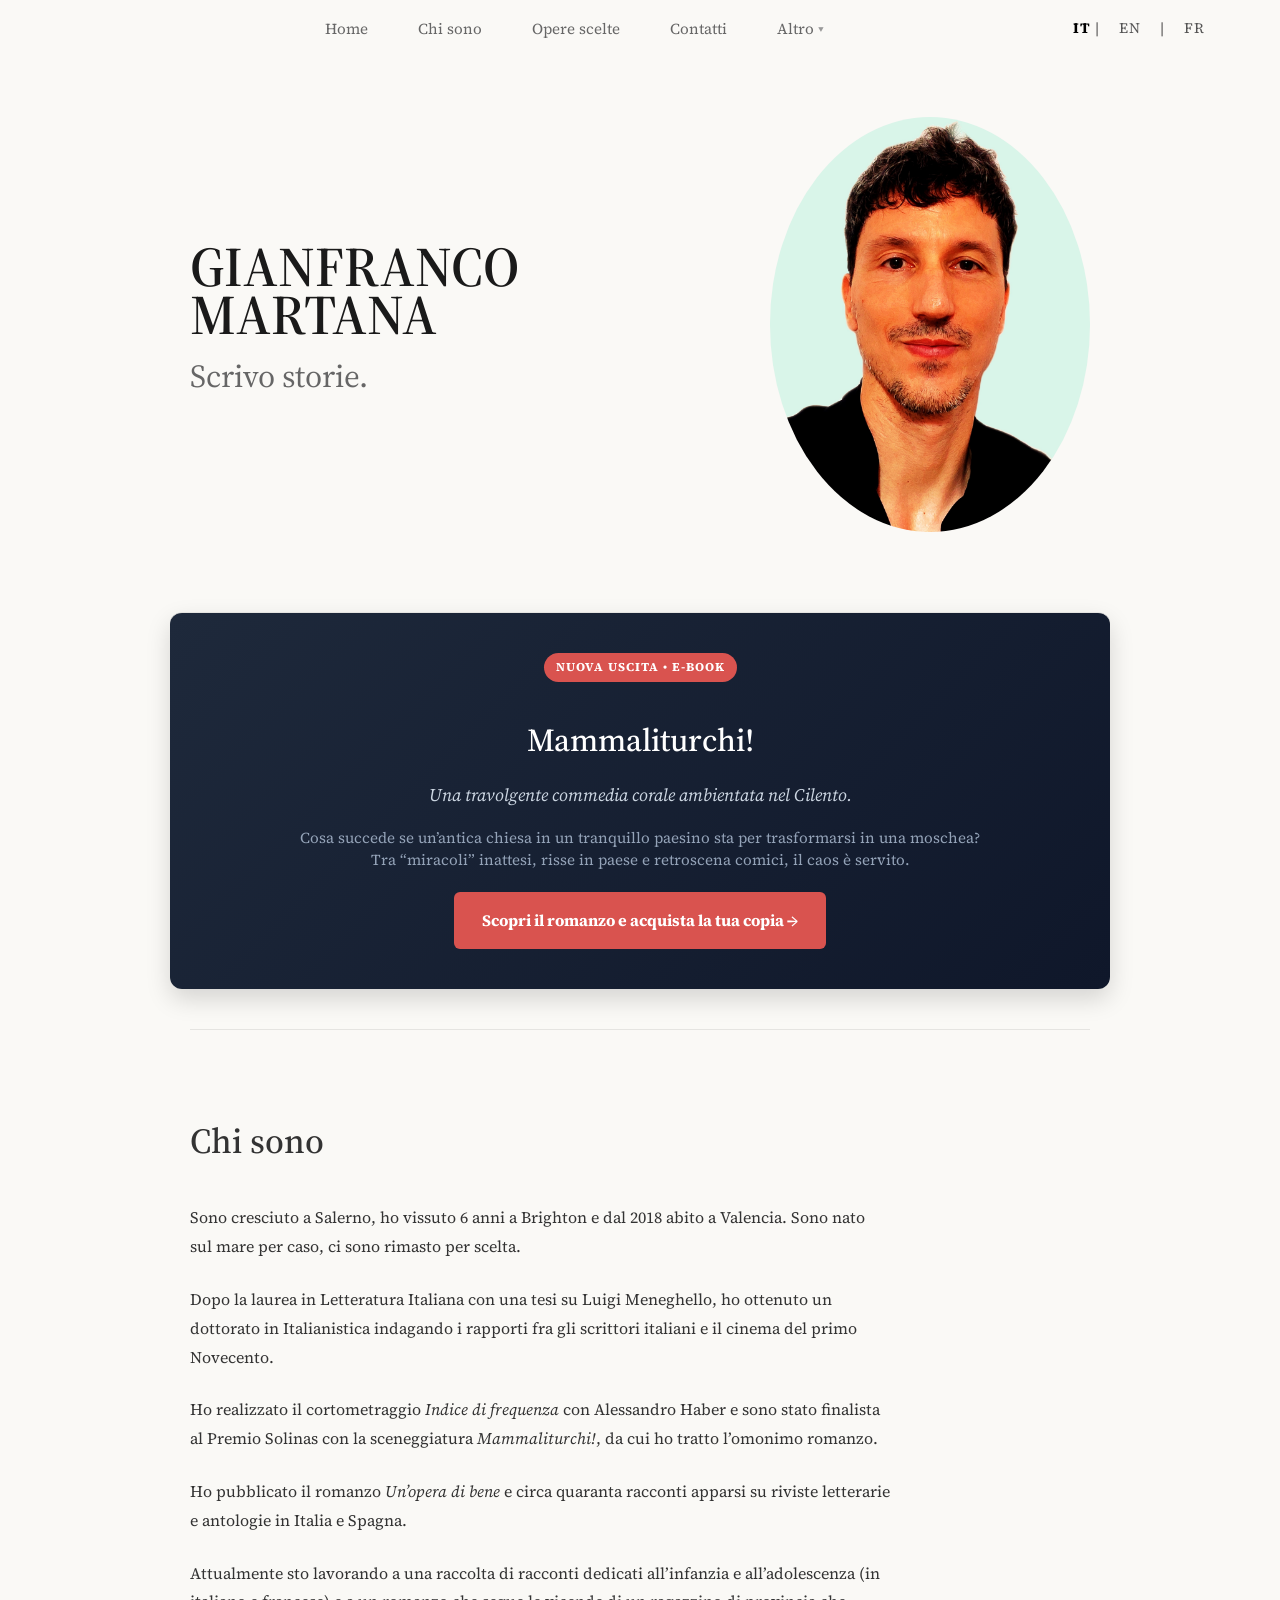
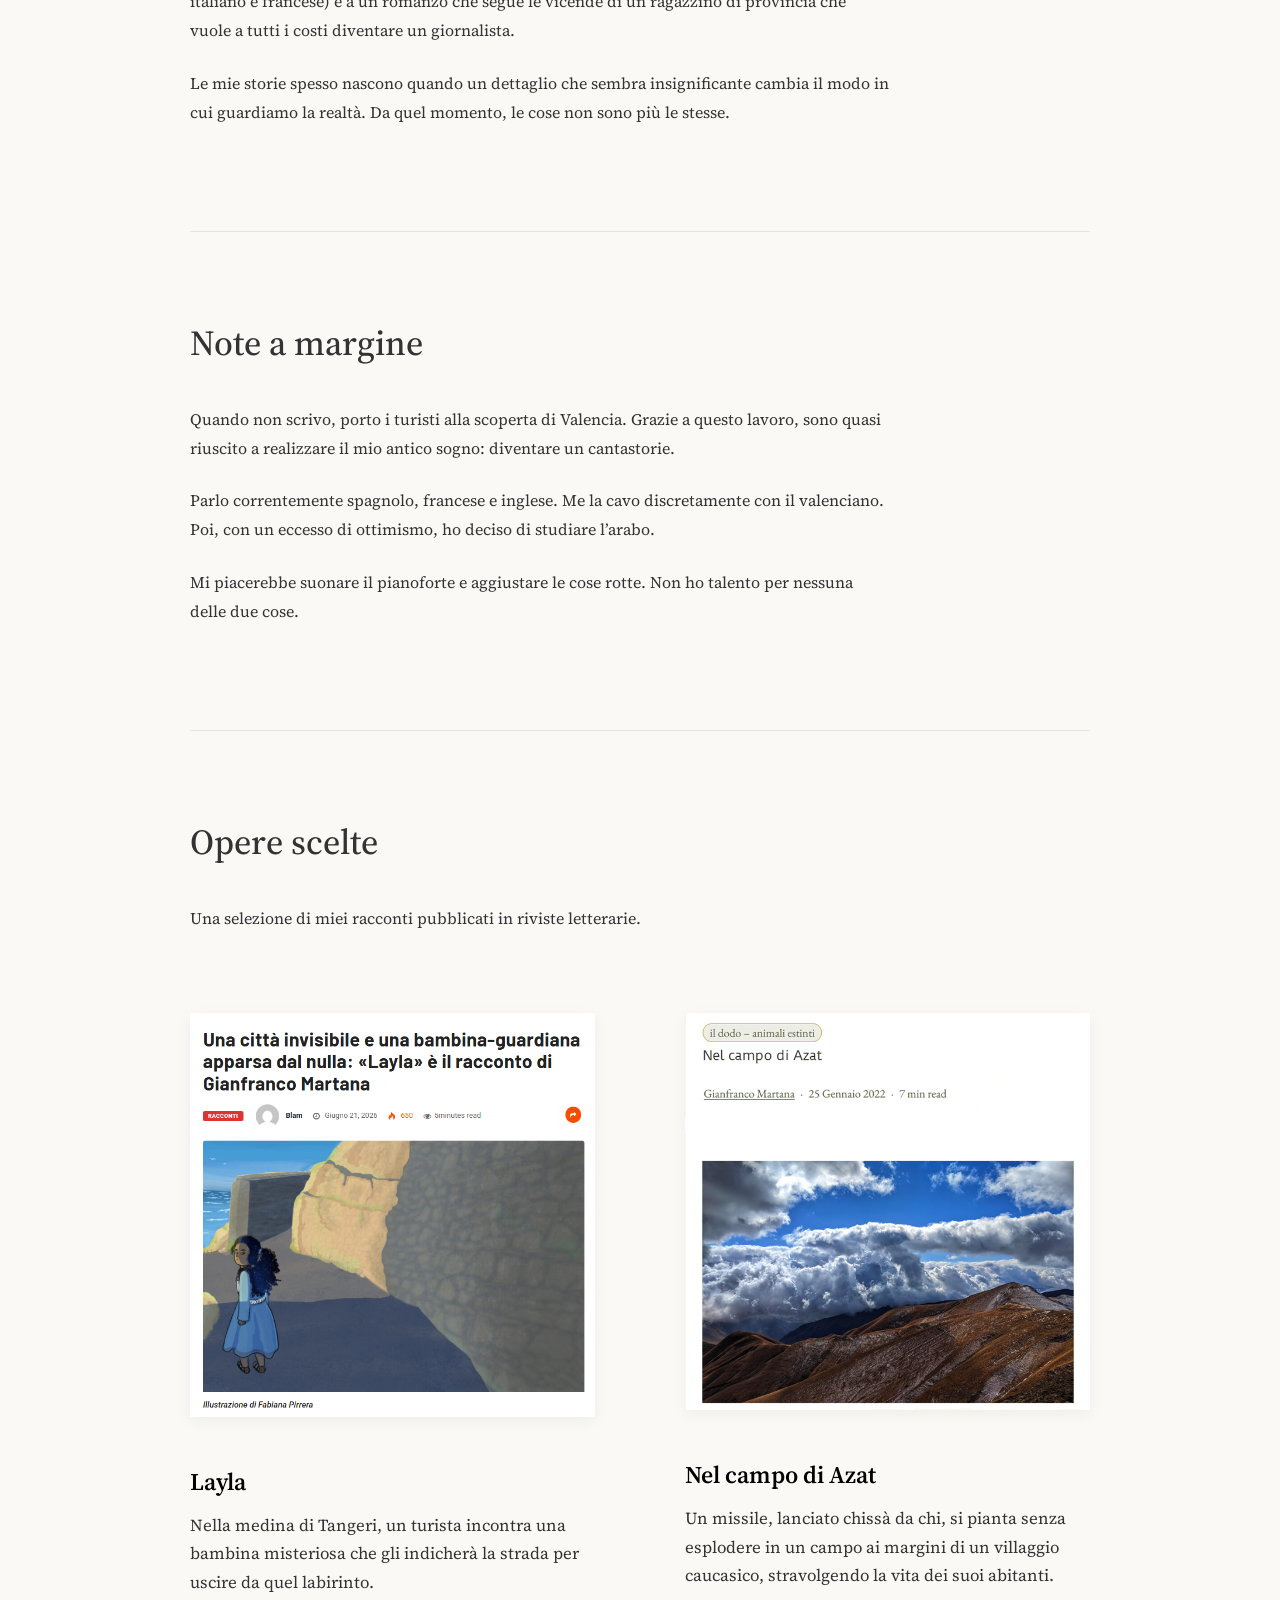
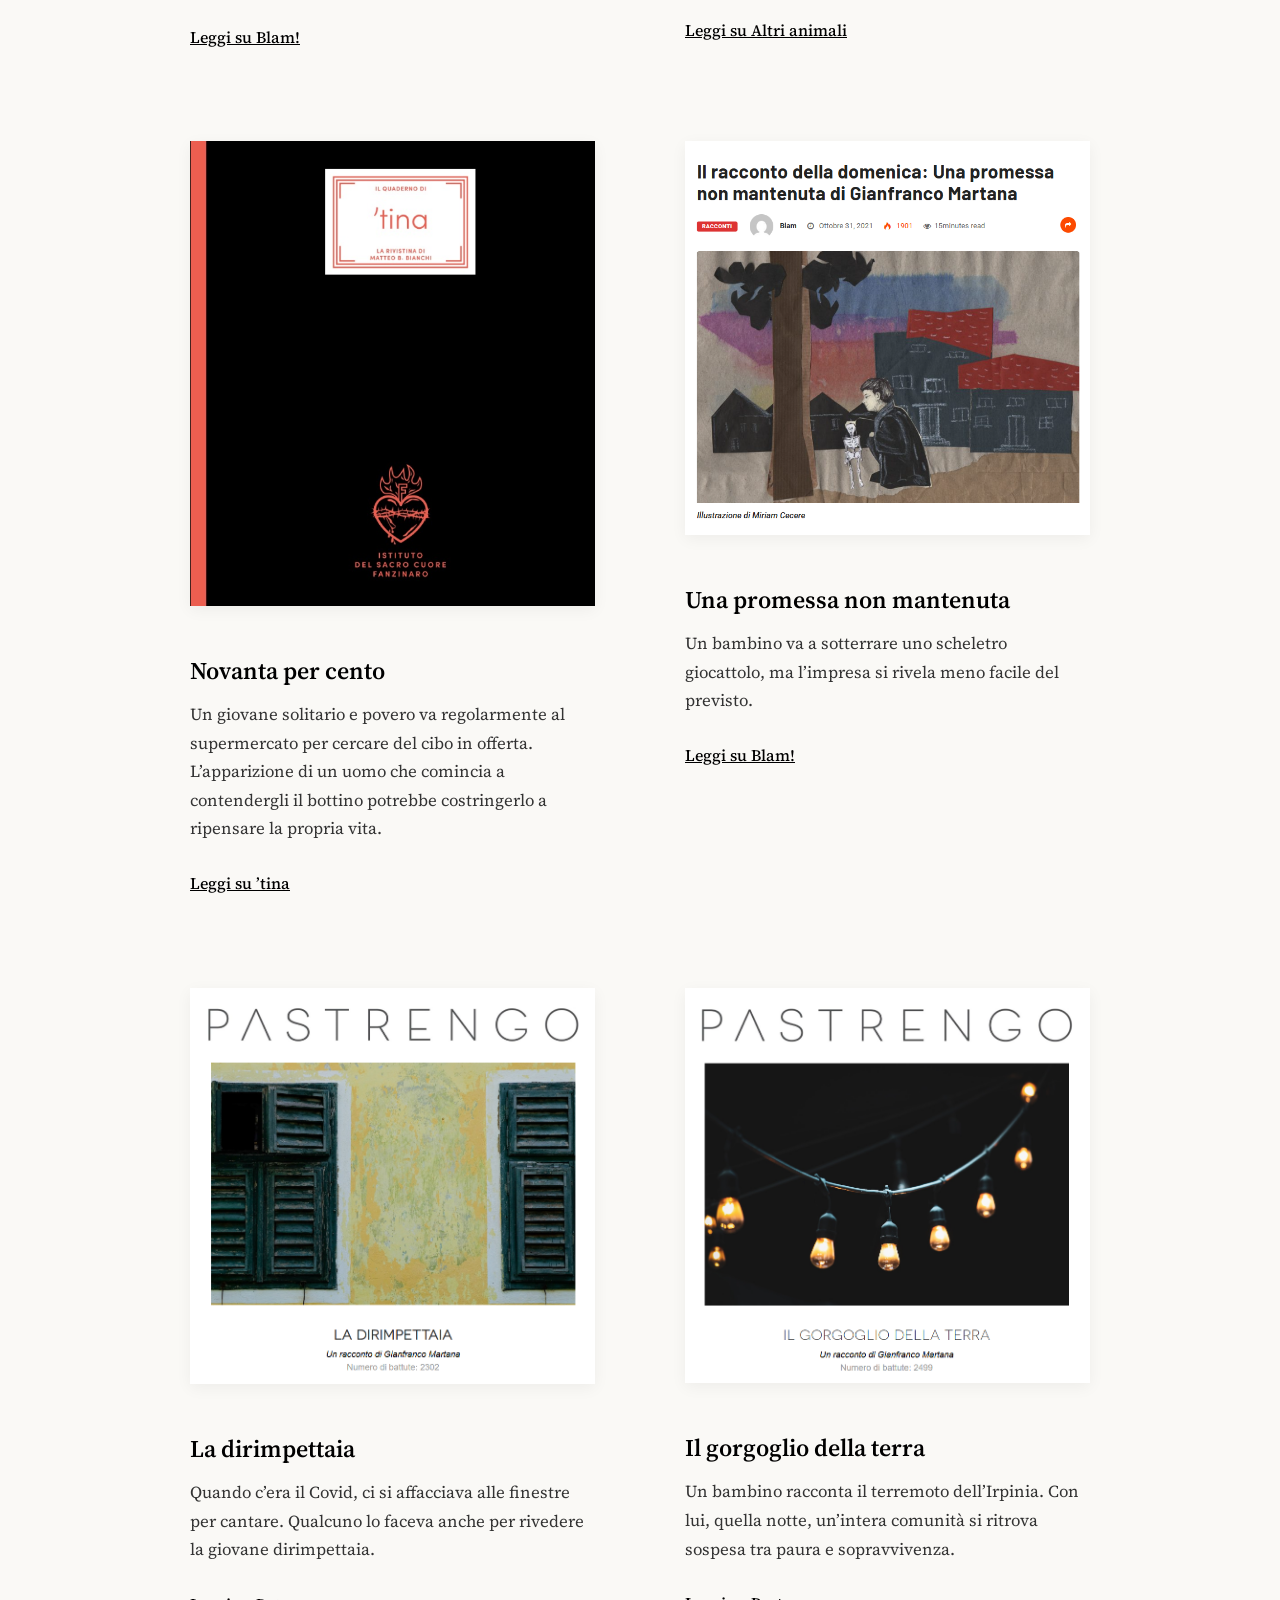
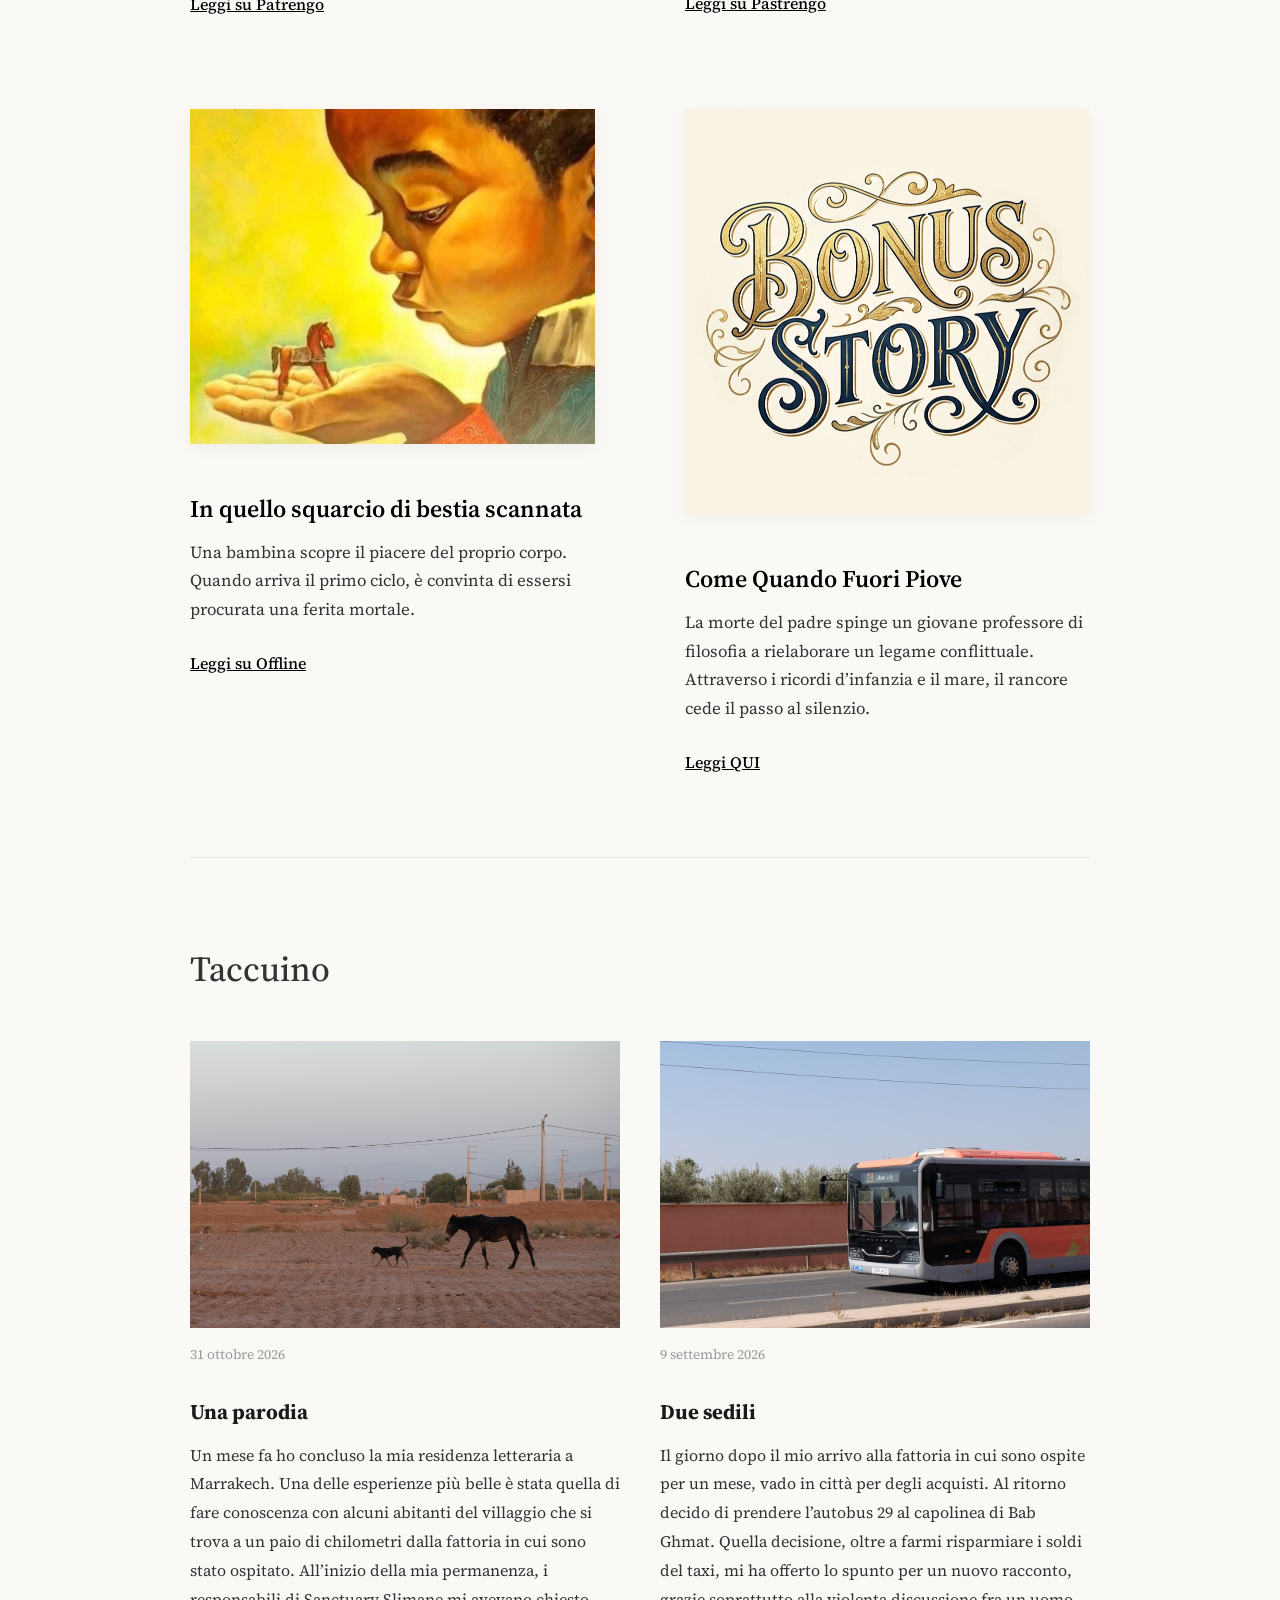
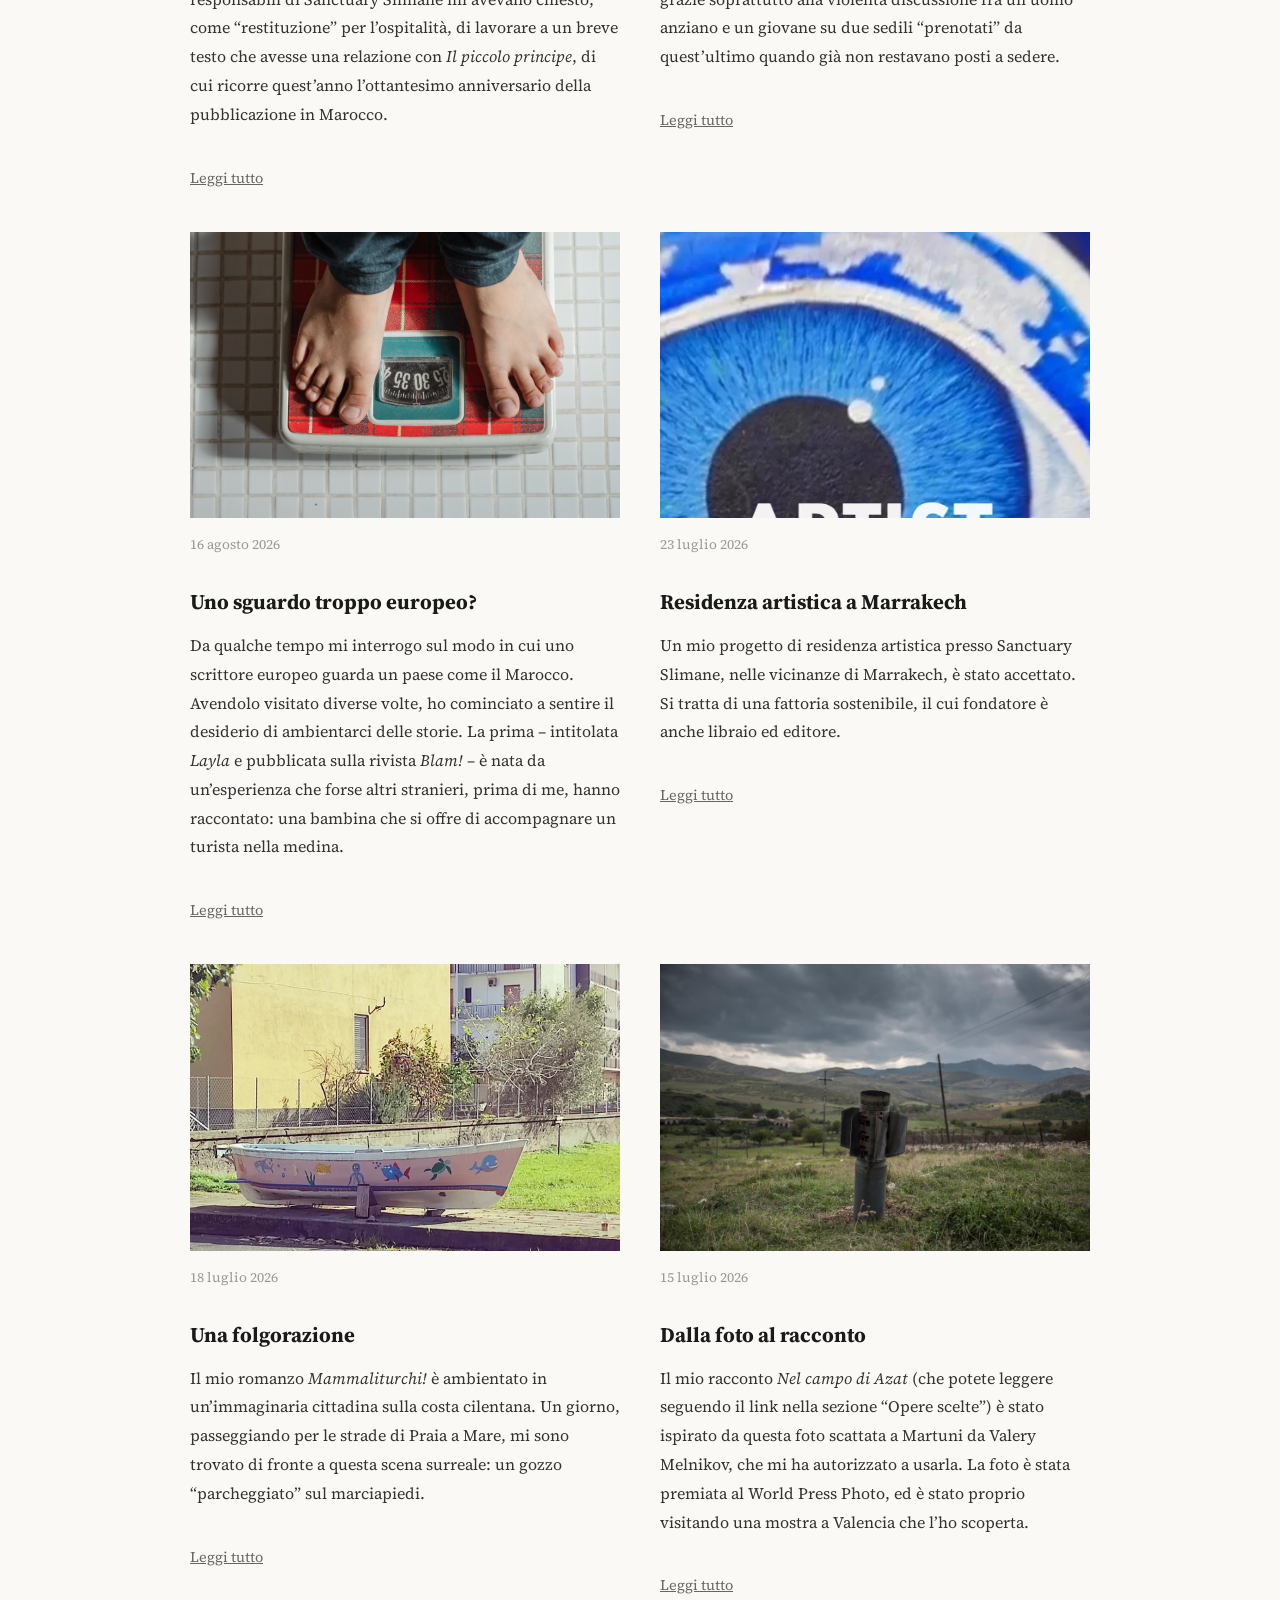
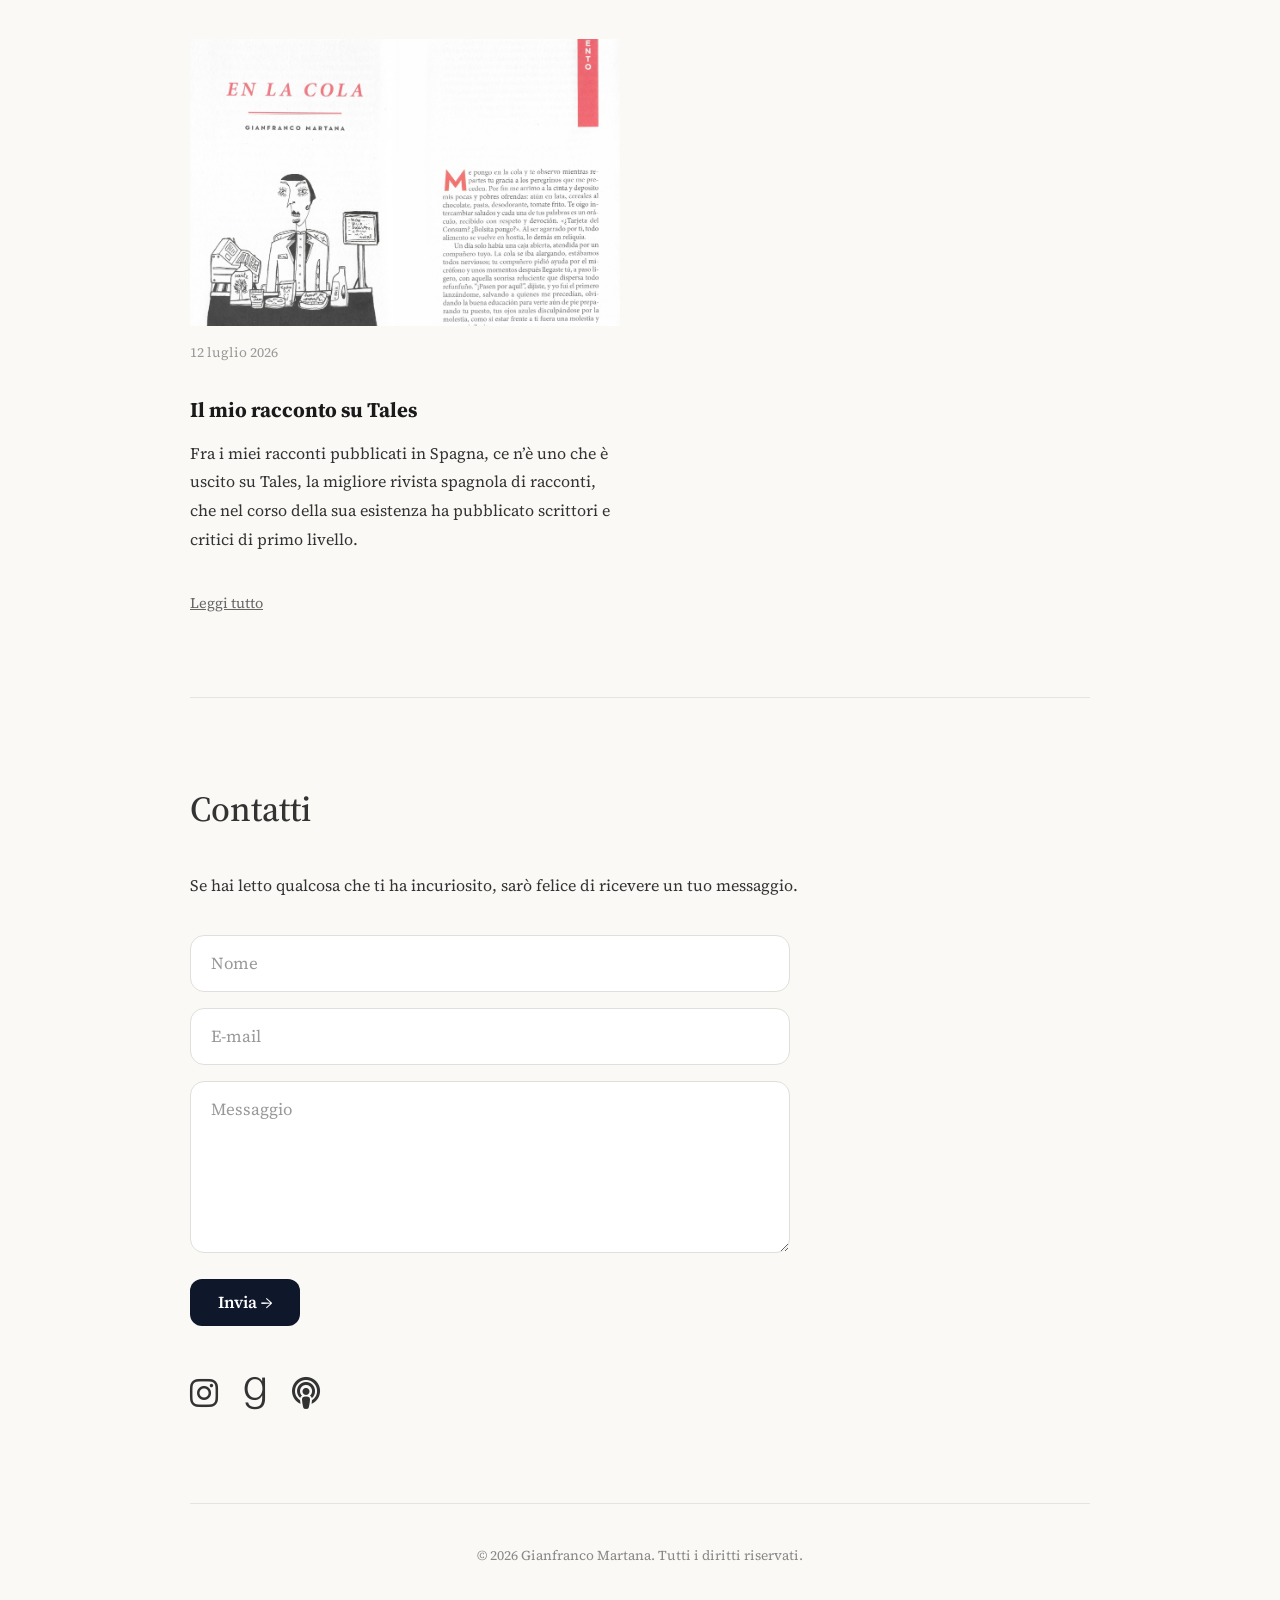
<file: index.html>
<!DOCTYPE html>
<html lang="it">
<head>
    <!-- Icona per i risultati di Google e le schede del browser -->
<link rel="icon" type="image/png" href="favicon.png" sizes="any">
    <meta charset="UTF-8">
    <meta name="viewport" content="width=device-width, initial-scale=1.0">

    <title>Gianfranco Martana | Scrittore | Racconti brevi</title>
    <meta name="description" content="Sito ufficiale di Gianfranco Martana, scrittore. Scopri i racconti scelti, le note a margine, le ultime opere letterarie e il taccuino.">
    <link rel="canonical" href="https://www.gianfrancomartana.com/">
    <link rel="preconnect" href="https://fonts.googleapis.com">
    <link rel="preconnect" href="https://fonts.gstatic.com" crossorigin>
    <link href="https://fonts.googleapis.com/css2?family=Source+Serif+4:ital,opsz,wght@0,8..60,400;0,8..60,600;0,8..60,700;1,8..60,400&display=swap" rel="stylesheet">
<link rel="stylesheet" href="https://cdnjs.cloudflare.com/ajax/libs/font-awesome/6.5.1/css/all.min.css">
    <link rel="stylesheet" href="css/style.css">
    <!-- ========================================== -->
    <!--     DATI STRUTTURATI JSON-LD (SCHEMA.ORG)   -->
    <!-- ========================================== -->
    
    <!-- Scheda Personale (Artista) -->
    <script type="application/ld+json">
    {
      "@context": "https://schema.org",
      "@type": "Person",
      "name": "Gianfranco Martana",
      "jobTitle": ["Artista", "Scrittore"],
      "url": "https://www.gianfrancomartana.com"
    }
    </script>
</head>

<body id="inizio">
 <nav>
    <ul>
        <li><a href="#inizio">Home</a></li>
        <li><a href="#chi-sono">Chi sono</a></li>
        <li><a href="#opere">Opere scelte</a></li>
        <li><a href="#contatti">Contatti</a></li>
        
        <!-- La tendina sostituisce le due voci lunghe -->
        <li class="nav-dropdown">
            <button class="dropdown-trigger">
                Altro <span class="triangolino">▼</span>
            </button>
            <div class="dropdown-menu">
                <a href="#note-a-margine" class="dropdown-link">Note a margine</a>
                <a href="#taccuino" class="dropdown-link">Taccuino</a>
            </div>
        </li>
    </ul>

    <div class="lang-switcher">
        <span class="active">IT</span> | <a href="en/index.html">EN</a> | <a href="fr/index.html">FR</a>
    </div>
</nav>
    <header>
       

        <div class="hero">
            <div class="hero-text">
                <h1>GIANFRANCO MARTANA</h1>
                <p class="professione">Scrivo storie.</p>
            </div>
            <div class="hero-photo">
                <img src="images/foto.jpg" alt="Gianfranco Martana - scrittore">
            </div>
        </div>
    </header>

<!-- BANNER PROMOZIONALE: MAMMALITURCHI! -->
  <section style="background: linear-gradient(135deg, #1e293b 0%, #0f172a 100%); color: #ffffff; padding: 40px 20px; margin: 40px auto; border-radius: 12px; max-width: 900px; box-shadow: 0 10px 25px rgba(0,0,0,0.15);">
    <div style="display: flex; flex-direction: column; align-items: center; text-align: center; gap: 20px;">
      
      <span style="background-color: #d9534f; color: #ffffff; font-size: 0.75rem; font-weight: bold; text-transform: uppercase; padding: 4px 12px; border-radius: 20px; letter-spacing: 1px;">
        Nuova Uscita • E-book
      </span>

      <div style="max-width: 700px;">
        <h2 style="font-size: 2rem; margin: 10px 0; font-family: 'Source Serif 4', Georgia, serif; color: #ffffff;">
          Mammaliturchi!
        </h2>
        <p style="font-size: 1.1rem; color: #cbd5e1; margin: 0 0 15px 0; font-style: italic;">
          Una travolgente commedia corale ambientata nel Cilento.
        </p>
        <p style="font-size: 0.95rem; color: #94a3b8; margin: 0; line-height: 1.5;">
          Cosa succede se un’antica chiesa in un tranquillo paesino sta per trasformarsi in una moschea? Tra “miracoli” inattesi, risse in paese e retroscena comici, il caos è servito.
        </p>
      </div>

      <div>
        <a href="mammaliturchi.html" style="background-color: #d9534f; color: #ffffff; font-size: 1rem; font-weight: bold; text-decoration: none; padding: 14px 28px; border-radius: 6px; display: inline-block;">
          Scopri il romanzo e acquista la tua copia &rarr;
        </a>
      </div>

    </div>
  </section>
  <!-- FINE BANNER -->

    <main id="inizio">

        <section id="chi-sono">
            <h2>Chi sono</h2>
            <div class="content">
                <p>Sono cresciuto a Salerno, ho vissuto 6 anni a Brighton e dal 2018 abito a Valencia. Sono nato sul mare per caso, ci sono rimasto per scelta.</p>
                <p>Dopo la laurea in Letteratura Italiana con una tesi su Luigi Meneghello, ho ottenuto un dottorato in Italianistica indagando i rapporti fra gli scrittori italiani e il cinema del primo Novecento.</p>
                <p>Ho realizzato il cortometraggio <em>Indice di frequenza</em> con Alessandro Haber e sono stato finalista al Premio Solinas con la sceneggiatura <em>Mammaliturchi!</em>, da cui ho tratto l’omonimo romanzo.</p>
<p>Ho pubblicato il romanzo <em>Un’opera di bene</em> e circa quaranta racconti apparsi su riviste letterarie e antologie in Italia e Spagna.</p>
<p>Attualmente sto lavorando a una raccolta di racconti dedicati all’infanzia e all’adolescenza (in italiano e francese) e a un romanzo che segue le vicende di un ragazzino di provincia che vuole a tutti i costi diventare un giornalista.</p>
<p>Le mie storie spesso nascono quando un dettaglio che sembra insignificante cambia il modo in cui guardiamo la realtà. Da quel momento, le cose non sono più le stesse.</p>
            </div>
        </section>

        <section id="note-a-margine">
            <h2>Note a margine</h2>
            <div class="content">
                <p>Quando non scrivo, porto i turisti alla scoperta di Valencia. Grazie a questo lavoro, sono quasi riuscito a realizzare il mio antico sogno: diventare un cantastorie.</p>
                <p>Parlo correntemente spagnolo, francese e inglese. Me la cavo discretamente con il valenciano. Poi, con un eccesso di ottimismo, ho deciso di studiare l’arabo.</p>
                <p>Mi piacerebbe suonare il pianoforte e aggiustare le cose rotte. Non ho talento per nessuna delle due cose.</p>
            </div>
        </section>

       <section id="opere">
    <h2>Opere scelte</h2>
    <p>Una selezione di miei racconti pubblicati in riviste letterarie.</p>
    <div class="opere-grid">
        
        <article class="opera-card">
            <div class="opera-image">
                <img src="images/layla.png" alt="Layla - racconto">
            </div>
            <div class="opera-info">
                <h3>Layla</h3>
                <p>Nella medina di Tangeri, un turista incontra una bambina misteriosa che gli indicherà la strada per uscire da quel labirinto.</p>
                <a href="https://www.rivistablam.it/parole/racconti/layla-racconto-gianfranco-martana/" target="_blank" class="opera-link">Leggi su Blam!</a>
            </div>
        </article>

        <article class="opera-card">
            <div class="opera-image">
                <img src="images/azat.png" alt="Nel campo di Azat - racconto">
            </div>
            <div class="opera-info">
                <h3>Nel campo di Azat</h3>
                <p>Un missile, lanciato chissà da chi, si pianta senza esplodere in un campo ai margini di un villaggio caucasico, stravolgendo la vita dei suoi abitanti.</p>
                <a href="https://www.altrianimali.it/2022/01/25/nel-campo-di-azat/" target="_blank" class="opera-link">Leggi su Altri animali</a>
            </div>
        </article>

        <article class="opera-card">
            <div class="opera-image">
                <img src="images/novanta.png" alt="Novanta per cento - racconto">
            </div>
            <div class="opera-info">
                <h3>Novanta per cento</h3>
                <p>Un giovane solitario e povero va
regolarmente al supermercato per
cercare del cibo in offerta.
L’apparizione di un uomo che
comincia a contendergli il bottino
potrebbe costringerlo a ripensare la
propria vita.</p>
                <a href="https://www.matteobb.com/tina/project/tina-37/" target="_blank" class="opera-link">Leggi su ’tina</a>
            </div>
        </article>

        <article class="opera-card">
            <div class="opera-image">
                <img src="images/promessa.png" alt="Una promessa non mantenuta - racconto">
            </div>
            <div class="opera-info">
                <h3>Una promessa non mantenuta</h3>
                <p>Un bambino va a sotterrare uno scheletro
giocattolo, ma l’impresa si rivela meno
facile del previsto.</p>
                <a href="https://www.rivistablam.it/parole/racconti/il-racconto-della-domenica-una-promessa-non-mantenuta-di-gianfranco-martana/" target="_blank" class="opera-link">Leggi su Blam!</a>
            </div>
        </article>

        <article class="opera-card">
            <div class="opera-image">
                <img src="images/dirimpettaia.png" alt="La  dirimpettaia - racconto">
            </div>
            <div class="opera-info">
                <h3>La dirimpettaia</h3>
                <p>Quando c’era il Covid, ci si affacciava
alle finestre per cantare. Qualcuno lo
faceva anche per rivedere la giovane
dirimpettaia.</p>
                <a href="https://www.pastrengolit.com/rivista/2023/09/19/racconto-gianfranco-martana2/" target="_blank" class="opera-link">Leggi su Patrengo</a>
            </div>
        </article>

        <article class="opera-card">
            <div class="opera-image">
                <img src="images/gorgoglio.png" alt="Il gorgoglio della terra - racconto">
            </div>
            <div class="opera-info">
                <h3>Il gorgoglio della terra</h3>
                <p>Un bambino racconta il terremoto dell’Irpinia. Con lui, quella notte, un’intera comunità si ritrova sospesa tra paura e sopravvivenza.</p>
                <a href="https://www.pastrengolit.com/rivista/2023/02/14/racconto-gianfranco-martana-2/" target="_blank" class="opera-link">Leggi su Pastrengo</a>
            </div>
        </article>
        <article class="opera-card">
            <div class="opera-image">
                <img src="images/squarcio.png" alt="In quello squarcio di bestia scannata - racconto">
            </div>
            <div class="opera-info">
                <h3>In quello squarcio di bestia scannata</h3>
                <p>Una bambina scopre il piacere del proprio corpo. Quando arriva il primo ciclo, è convinta di essersi procurata una ferita mortale.</p>
                <a href="https://www.rivistaoffline.it/wp/wp-content/uploads/2019/12/Offline_6.pdf" target="_blank" class="opera-link">Leggi su Offline</a>
            </div>
        </article>
<article class="opera-card">
            <div class="opera-image">
                <img src="images/bonus.png" alt="Come Quando Fuori Piove - racconto">
            </div>
            <div class="opera-info">
                <h3>Come Quando Fuori Piove</h3>
                <p>La morte del padre spinge un giovane professore di filosofia a rielaborare un legame conflittuale. Attraverso i ricordi d’infanzia e il mare, il rancore cede il passo al silenzio.</p>
                <a href="bonus-story.html" target="_blank" class="opera-link">Leggi QUI</a>
            </div>
       </article>
    </div>
</section>

<!-- ==========================================================================
     SEZIONE TACCUINO 
     ========================================================================== -->
<section id="taccuino" class="sezione-taccuino">
    <div class="container-piccolo">
        <h2>Taccuino</h2>
        
        <div class="taccuino-griglia">
            <article class="taccuino-post">
    <div class="taccuino-immagine">
        <img src="images/asino.jpg" alt="asino e cane">
    </div>
    <time>31 ottobre 2026</time>
    <h3>Una parodia</h3>
    
    <!-- Testo iniziale sempre visibile -->
    <p>Un mese fa ho concluso la mia residenza letteraria a Marrakech. Una delle esperienze più belle è stata quella di fare conoscenza con alcuni abitanti del villaggio che si trova a un paio di chilometri dalla fattoria in cui sono stato ospitato. All’inizio della mia permanenza, i responsabili di Sanctuary Slimane mi avevano chiesto, come “restituzione” per l’ospitalità, di lavorare a un breve testo che avesse una relazione con <i>Il piccolo principe</i>, di cui ricorre quest’anno l’ottantesimo anniversario della pubblicazione in Marocco.</p>
    
    <!-- Blocco espandibile -->
    <details class="taccuino-espandibile">
        <summary class="tasto-leggi-tutto">Leggi tutto</summary>
        <div class="testo-nascosto">
            <p>Quando alla fattoria ho trovato una bicicletta in pessimo stato, ho pensato che forse, al villaggio, qualcuno avrebbe potuto ripararla. E così, il giorno in cui ci sono andato, bicicletta alla mano, il racconto che avrei consegnato ha cominciato a prendere forma. Qui sotto vi propongo qualche riga dalla prima stesura.</p>
            <p>“Partendo da Sanctuary Slimane bisogna camminare quasi un chilometro per raggiungere lo stradone, le cui carreggiate sono separate da uno stretto cordolo centrale. Per attraversarlo bisogna cogliere l’attimo propizio, correre fino al cordolo e montarci sopra restando immobili come un segnale stradale, in attesa di poter completare la traversata. La sfida, ovviamente, è quella di non farsi schiacciare come le rane di cui, venendo dalla fattoria, avevo visto i cadaveri prosciugati dal sole e ridotti a pura forma, come un sinistro <i>memento mori</i>.
Dopo aver superato quell’ordalia, si entra in un vasto terreno sterrato, punteggiato da sterpaglie e mucchi di rifiuti bruciati, che esala calore come una parodia di deserto. È stato proprio in quel momento che ho pensato all’aviatore in panne; o meglio, ho pensato a me stesso come alla parodia di un aviatore in panne.”</p>
        </div>
    </details>
</article>
    <article class="taccuino-post">
    <div class="taccuino-immagine">
        <img src="images/sedili.JPG" alt="due sedili dell'autobus">
    </div>
    <time>9 settembre 2026</time>
    <h3>Due sedili</h3>
    
    <!-- Testo iniziale sempre visibile -->
    <p>Il giorno dopo il mio arrivo alla fattoria in cui sono ospite per un mese, vado in città per degli acquisti. Al ritorno decido di prendere l’autobus 29 al capolinea di Bab Ghmat. Quella decisione, oltre a farmi risparmiare i soldi del taxi, mi ha offerto lo spunto per un nuovo racconto, grazie soprattutto alla violenta discussione fra un uomo anziano e un giovane su due sedili “prenotati” da quest’ultimo quando già non restavano posti a sedere.</p>
    
    <!-- Blocco espandibile -->
    <details class="taccuino-espandibile">
        <summary class="tasto-leggi-tutto">Leggi tutto</summary>
        <div class="testo-nascosto">
            <p>Qui m’interessa sottolineare due cose. La prima, riprendendo il discorso abbozzato nel mio post precedente, riguarda il mio sguardo; meglio ancora, la sua ampiezza. Dopo l’incontro con la bambina nella medina di Tangeri, dopo aver visto persone con le bilance sul marciapiede, ho avuto accesso a un nuovo tipo di contatto con le persone del posto. Non accade spesso, infatti, che un turista prenda un autobus urbano o suburbano. Tuttavia, non la considero un’esperienza più autentica, aggettivo paradossalmente molto amato dalle agenzie di viaggi. L’autenticità, se c’è, vive nell’occhio di chi osserva, quindi è una mia responsabilità in quanto scrittore.</p>
            <p>La seconda cosa che volevo segnalare è la mia frustrazione nel presenziare a quello scontro senza capire una parola. È per questo che a un certo punto ho attivato discretamente il registratore sul mio cellulare, certo che prima o poi sarei riuscito a farmi tradurre tutto, e a usare quelle parole (oppure no, ma questo è un altro discorso) nel racconto che sapevo che avrei scritto.</p>
            <p>Volevo anche rassicurare i miei lettori: i due uomini si sono fermati subito prima di arrivare alle mani, quindi nessuno si è fatto male. Almeno fino a quando – primo fra tutti i passeggeri – non sono sceso dall’autobus, tirando un grosso sospiro di sollievo.</p>
        </div>
    </details>
</article>
            <article class="taccuino-post">
        <div class="taccuino-immagine">
            <img src="images/bilancia.jpg" alt="bilancia">
        </div>
        <time>16 agosto 2026</time>
<h3>Uno sguardo troppo europeo?</h3>        
        <!-- Testo iniziale sempre visibile -->
<p>Da qualche tempo mi interrogo sul modo in cui uno scrittore europeo guarda un paese come il Marocco. Avendolo visitato diverse volte, ho cominciato a sentire il desiderio di ambientarci delle storie. La prima – intitolata <em>Layla</em> e pubblicata sulla rivista <em>Blam!</em> – è nata da un’esperienza che forse altri stranieri, prima di me, hanno raccontato: una bambina che si offre di accompagnare un turista nella medina.</p>        
        <!-- Blocco espandibile -->
        <details class="taccuino-espandibile">
            <summary class="tasto-leggi-tutto">Leggi tutto</summary>
            <div class="testo-nascosto">
<p>Una figura del genere appartiene più al Marocco o all’immaginario con cui noi europei abbiamo imparato a guardarlo? Il rischio, però, c’è: che il nostro sguardo si fermi proprio dove la distanza fra <em>noi</em> e <em>loro</em> appare più evidente. Bisognerebbe conoscere meglio un paese prima di scriverne? Eppure la conoscenza non arriva mai tutta insieme, e in ogni caso non sarà mai completa. Esiste però una differenza tra usare un’immagine come conferma di ciò che già crediamo di sapere e usarla come punto d’inizio, come domanda.</p>
<p>Il racconto che ho cominciato a sviluppare nasce da un’altra immagine forse abusata: un uomo che, seduto sul marciapiede con una bilancia, offre ai passanti di pesarsi in cambio di qualche moneta. Vorrei però scriverlo durante la mia prossima residenza artistica a Marrakech, dopo essermi confrontato con le persone del posto, per capire cosa rappresenti per loro una presenza del genere: il grado zero del commercio, un mendicante travestito, un residuo di un tempo ormai finito?</p>
<p>Da questi possibili incontri non cerco approvazione o bollini di autenticità: mi aspetto piuttosto che sguardi diversi possano ravvivare la mia immaginazione, renderla più tagliente, e se necessario spostarla altrove, dove non pensavo di poter arrivare.</p>
<p>(Foto di Ketut Subiyanto su Pexels)</p>
            </div>
        </details>
    </article>
            <article class="taccuino-post">
        <div class="taccuino-immagine">
            <img src="images/Slimane.jpeg" alt="residenza artistica a Marrakech">
        </div>
        <time>23 luglio 2026</time>
<h3>Residenza artistica a Marrakech</h3>        
        <!-- Testo iniziale sempre visibile -->
<p>Un mio progetto di residenza artistica presso Sanctuary Slimane, nelle vicinanze di Marrakech, è stato accettato. Si tratta di una fattoria sostenibile, il cui fondatore è anche libraio ed editore.</p>        
        <!-- Blocco espandibile -->
        <details class="taccuino-espandibile">
            <summary class="tasto-leggi-tutto">Leggi tutto</summary>
            <div class="testo-nascosto">
<p>Vi passerò tutto il mese di settembre per scrivere racconti ambientati in Marocco e per partecipare alle iniziative sociali e culturali portate avanti dai miei anfitrioni. Infine, sarà un’occasione per praticare quel po’ di arabo che ho imparato in un anno di corso... Ho la sensazione che sarà una bellissima esperienza. </p>
            </div>
        </details>
    </article>

    <!-- PRIMO POST -->
    <article class="taccuino-post">
        <div class="taccuino-immagine">
            <img src="images/gozzo.jpg" alt="gozzo su marciapiedi">
        </div>
        <time>18 luglio 2026</time>
        <h3>Una folgorazione</h3>
        
        <!-- Testo iniziale sempre visibile -->
        <p>Il mio romanzo <em>Mammaliturchi!</em> è ambientato in un’immaginaria cittadina sulla costa cilentana. Un giorno, passeggiando per le strade di Praia a Mare, mi sono trovato di fronte a questa scena surreale: un gozzo “parcheggiato” sul marciapiedi.</p>
        
        <!-- Blocco espandibile -->
        <details class="taccuino-espandibile">
            <summary class="tasto-leggi-tutto">Leggi tutto</summary>
            <div class="testo-nascosto">
                <p>Mi è venuto in mente l’incipit del romanzo, in cui, fra l’altro, descrivo le persone del posto, e ho capito subito che dovevo dare testimonianza di quello che avevo appena visto. E così, appena sono tornato a casa, ho aggiunto un periodo al testo che avevo già scritto. Lo trovate in fondo a questo breve estratto.</p>

<p>In quella bella mattina, dunque, chi lavorava sul mare benediceva il mestiere, e in verità la gran parte degli autoctoni pareva proprio forgiata dal mare, a giudicare dal colore e dal tono della pelle – da cui con una ditata si poteva tirar via una striscia di sale – dalla scattante robustezza del corpo, dalla pratica noncuranza nell’abbigliamento, dai gesti essenziali ed esatti del marinaio che affronta la burrasca. [...] È come se un giorno la terra li avesse sorpresi alle spalle e si fossero adattati malvolentieri alle strade trafficate, all’ombra troppo alta e ai colori accesi dei palazzi nuovi che risalivano la collina, all’afa che veniva dall’asfalto e dal cemento. Tutte quelle escrescenze terragne, che col tempo si erano fatte più dense e più sfacciate, parevano premere su di loro per ributtarli nel mare da cui venivano e liberarsi così della loro fastidiosa e ingrata presenza. Tuttavia, non mancavano sacche di resistenza: il mare s’infiltrava nella terraferma sotto forma di barchette e piccoli gozzi lasciati in rimessaggio sui marciapiedi o nei giardini, dove spesso giacevano anche lunghe cime avvolte in spire, come grossi cani addormentati. </p>

            </div>
        </details>
    </article>
    
    <!-- SECONDO POST -->
    <article class="taccuino-post">
        <div class="taccuino-immagine">
            <img src="images/missile.jpg" alt="missile inesploso in un campo">
        </div>
        <time>15 luglio 2026</time>
        <h3>Dalla foto al racconto</h3>
        
        <p>Il mio racconto <em>Nel campo di Azat</em> (che potete leggere seguendo il link nella sezione “Opere scelte”) è stato ispirato da questa foto scattata a Martuni da Valery Melnikov, che mi ha autorizzato a usarla. La foto è stata premiata al World Press Photo, ed è stato proprio visitando una mostra a Valencia che l’ho scoperta.</p>
        
        <details class="taccuino-espandibile">
            <summary class="tasto-leggi-tutto">Leggi tutto</summary>
            <div class="testo-nascosto">
                <p>Ricordo che il mio primo pensiero, al vederla, è stato: “Chissà che angoscia per le persone del posto quando hanno trovato questo missile inesploso in uno dei loro campi.” Da lì ho cominciato a immaginare una storia tragicomica narrata da uno degli abitanti del villaggio. Una prima versione del racconto è stata pubblicata in Spagna sulla rivista «Papenfuss». Quando poi l’ho inviato alla rivista italiana «Altri animali», è successa una cosa interessante: l’editor che l’ha letto mi ha risposto che apprezzava il testo, ma che l’avrebbero pubblicato solo se l’avessi sviluppato ulteriormente. Gli ho risposto che l’avrei fatto senz’altro, e qualche giorno dopo, durante un viaggio in aereo, ho finalmente arricchito la storia di nuovi episodi. Quando l’ho inviata di nuovo, la risposta è stata, per fortuna, molto positiva. Fra i miei racconti, <em>Nel campo di Azat</em> è forse quello che ha ottenuto più riconoscimenti. Oltre a essere stato pubblicato in italiano e spagnolo, infatti, nella versione in valenciano ha vinto il concorso di narrativa breve della Real Vila de Guardamar.</p>
            </div>
        </details>
    </article>

<!-- TERZO POST -->
    <article class="taccuino-post">
        <div class="taccuino-immagine">
            <img src="images/cola.jpg" alt="En la cola - racconto">
        </div>
        <time>12 luglio 2026</time>
        <h3>Il mio racconto su Tales</h3>
        
<p>Fra i miei racconti pubblicati in Spagna, ce n’è uno che è uscito su Tales, la migliore rivista spagnola di racconti, che nel corso della sua esistenza ha pubblicato scrittori e critici di primo livello. </p>        
        <details class="taccuino-espandibile">
            <summary class="tasto-leggi-tutto">Leggi tutto</summary>
            <div class="testo-nascosto">
<p>Purtroppo, come molte riviste letterarie, ha finito per chiudere, ma prima che accadesse ho avuto la fortuna di risultare fra i tre vincitori di un concorso indetto fra i lettori della rivista. Il premio è stato la pubblicazione, nel numero 13, di <em>En la cola</em> (<em>In fila</em>), storia tragicomica dell’amore impossibile fra un cliente e la cassiera di un supermercato. </p>            </div>
        </details>
    </article>
</div>
    </div>
</section>

<!-- ========================================== -->

<section id="contatti">
    <h2>Contatti</h2>
    <div class="content">
                <p>Se hai letto qualcosa che ti ha incuriosito, sarò felice di ricevere un tuo messaggio.</p>
                
                <form class="contatti-form" id="contatti-form" action="https://formsubmit.co/a92bd594aa3193a9273f2b57cc915899" method="POST">
    
    <!-- Disabilita il Captcha visivo di FormSubmit per rendere l'invio istantaneo -->
    <input type="hidden" name="_captcha" value="false">

    <div class="form-group">
      <input type="text" id="nome" name="nome" required placeholder="Nome">
    </div>

    <div class="form-group">
      <input type="email" id="email" name="visitor_email" required placeholder="E-mail">
    </div>

    <div class="form-group">
      <textarea id="messaggio" name="messaggio" rows="6" required placeholder="Messaggio"></textarea>
    </div>

    <button type="submit" id="btn-invia" class="btn-invia">Invia &rarr;</button>

    <!-- BOX MESSAGGIO DI CONFERMA (Inizialmente vuoto/nascosto) -->
    <div id="messaggio-conferma" class="box-conferma-inline"></div>

</form>

                <!-- Icona Instagram -->
                <div class="social-links">
    <a href="https://instagram.com/gianfrancomartanascrittore" target="_blank" title="Instagram">
        <i class="fab fa-instagram"></i>
    </a>

    <a href="https://www.goodreads.com/author/list/14128678.Gianfranco_Martana" target="_blank" title="Goodreads">
        <i class="fab fa-goodreads-g"></i>
    </a>

    <a href="https://podcasts.apple.com/us/podcast/i-racconti-di-gianfranco-martana/id1479904629" target="_blank" title="Google Podcasts">
        <i class="fas fa-podcast"></i>
    </a>
</div>
            </div>
        </section>
    </main>

    <footer>
        <p>&copy; 2026 Gianfranco Martana. Tutti i diritti riservati.</p>
    </footer>
<script>
document.getElementById('contatti-form').addEventListener('submit', function(e) {
    e.preventDefault(); // Impedisce l'apertura di nuove pagine

    const form = this;
    const btn = document.getElementById('btn-invia');
    const box = document.getElementById('messaggio-conferma');
    const testoOriginaleBtn = btn.innerHTML;

    // Cambia il testo del bottone durante l'invio
    btn.innerHTML = "Invio in corso...";
    btn.disabled = true;

    // Invia i dati a FormSubmit in background
    fetch(form.action, {
        method: 'POST',
        body: new FormData(form),
        headers: {
            'Accept': 'application/json'
        }
    })
    .then(response => {
        if (response.ok) {
            // Messaggio di successo
            box.textContent = "Grazie! Il tuo messaggio è stato inviato. Ti risponderò al più presto.";
            box.className = "box-conferma-inline mostra";
            form.reset(); // Svuota i campi
        } else {
            // In caso di errore
            box.textContent = "Si è verificato un errore. Riprova più tardi.";
            box.className = "box-conferma-inline mostra errore";
        }
    })
    .catch(error => {
        box.textContent = "Errore di connessione. Riprova più tardi.";
        box.className = "box-conferma-inline mostra errore";
    })
    .finally(() => {
        // Ripristina il bottone
        btn.innerHTML = testoOriginaleBtn;
        btn.disabled = false;
    });
});
</script>
</body>
</html>
</file>
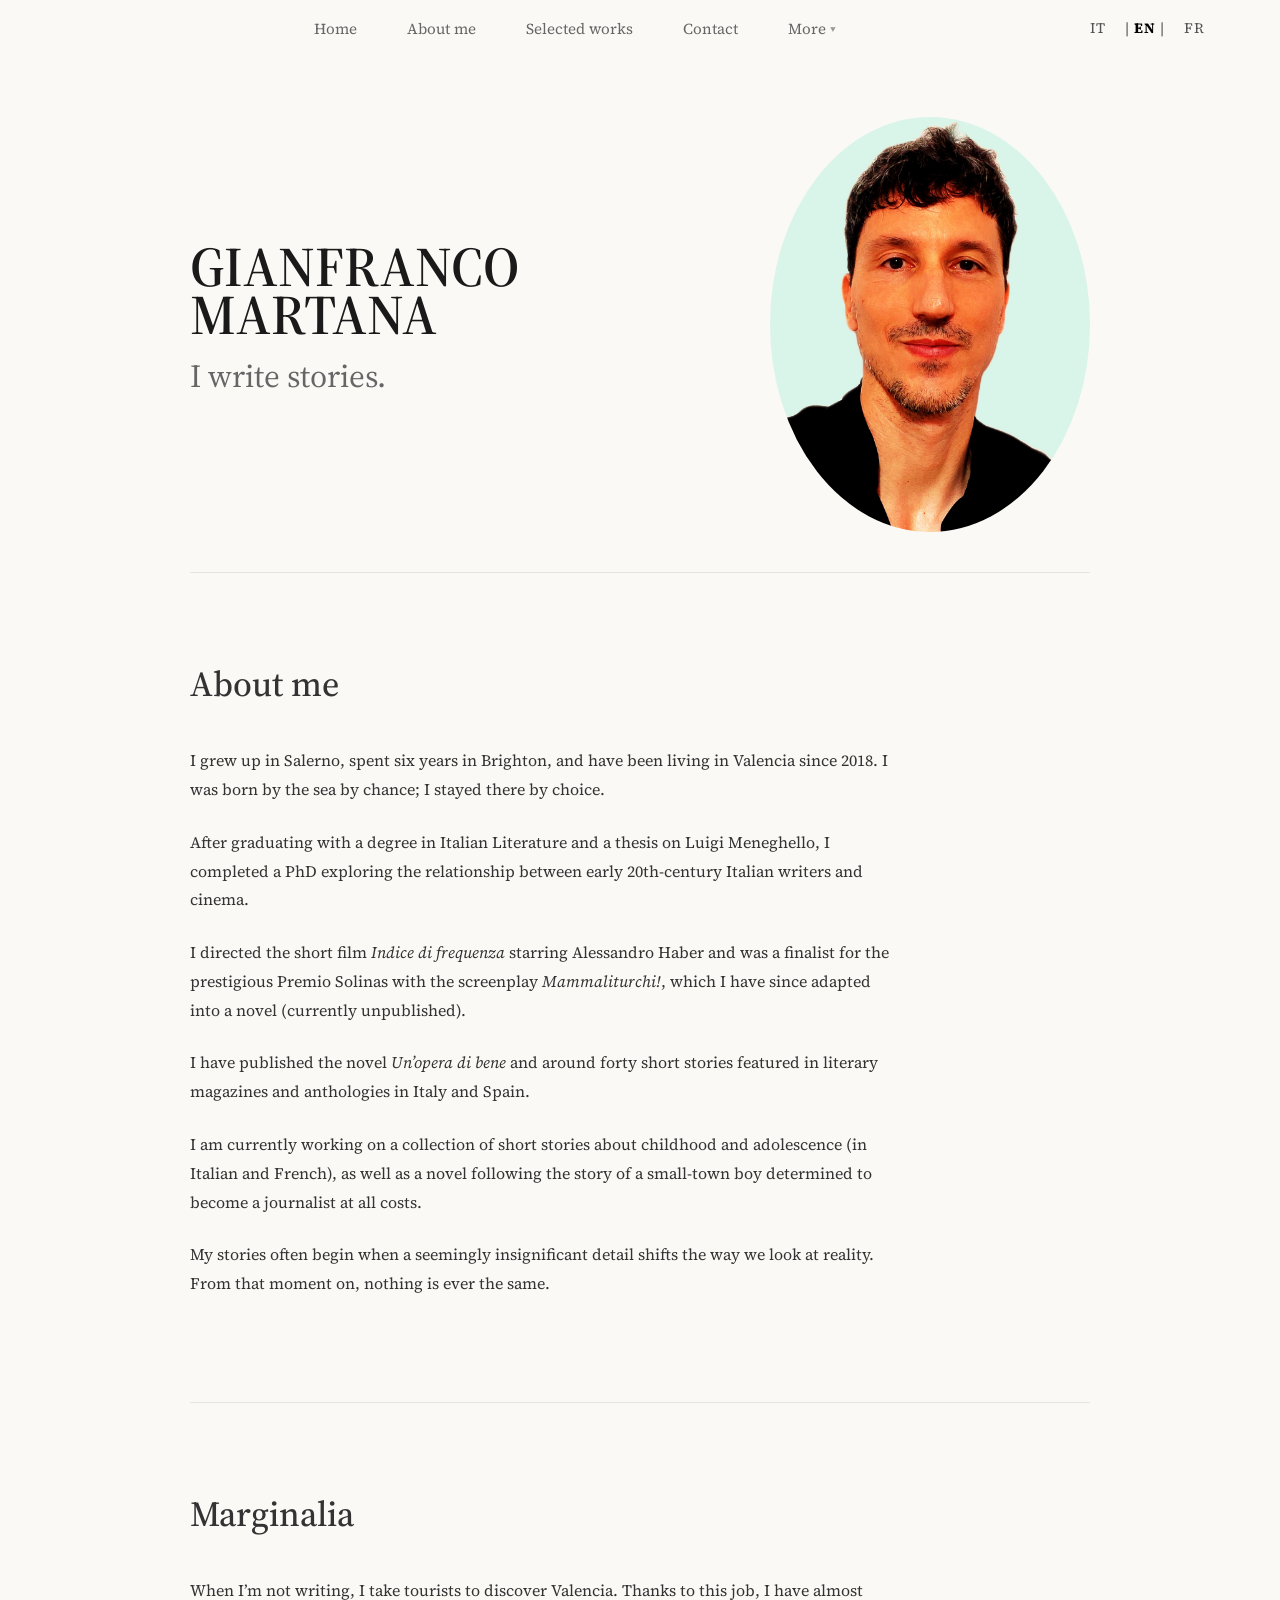
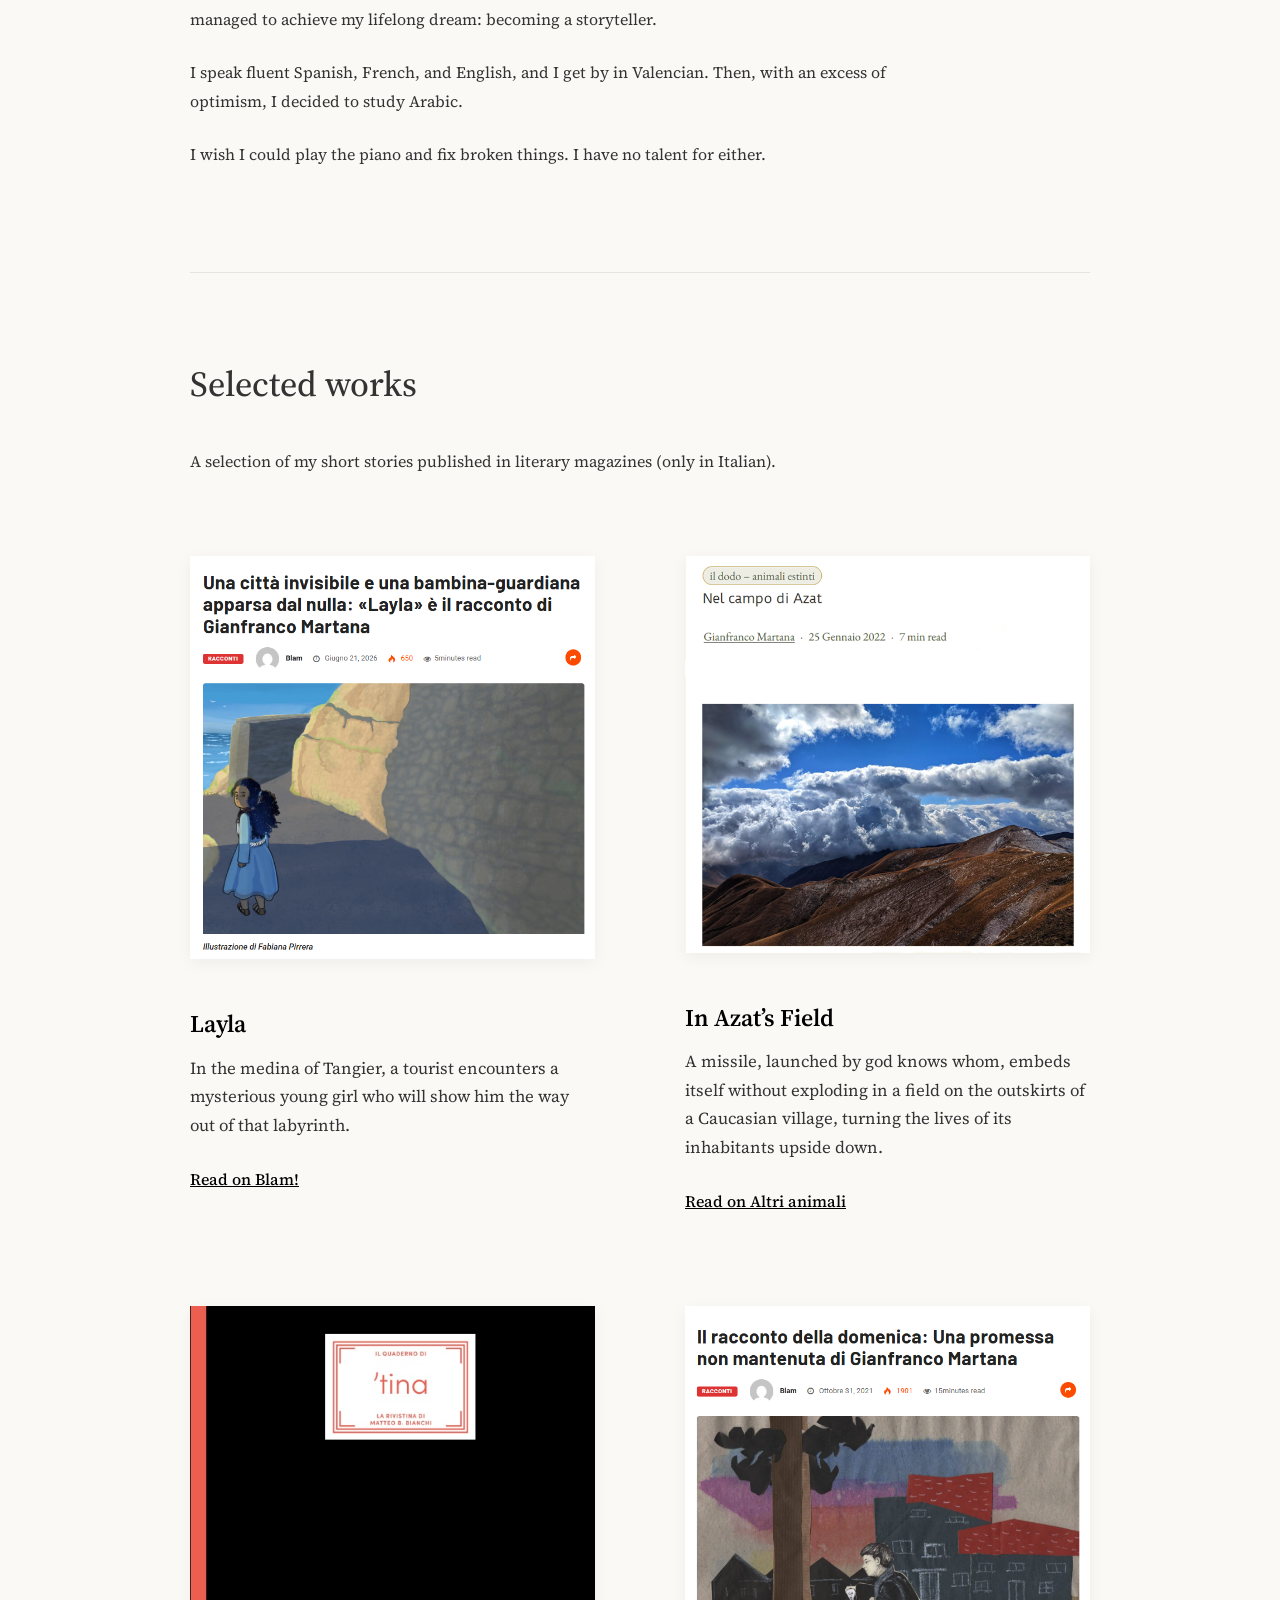
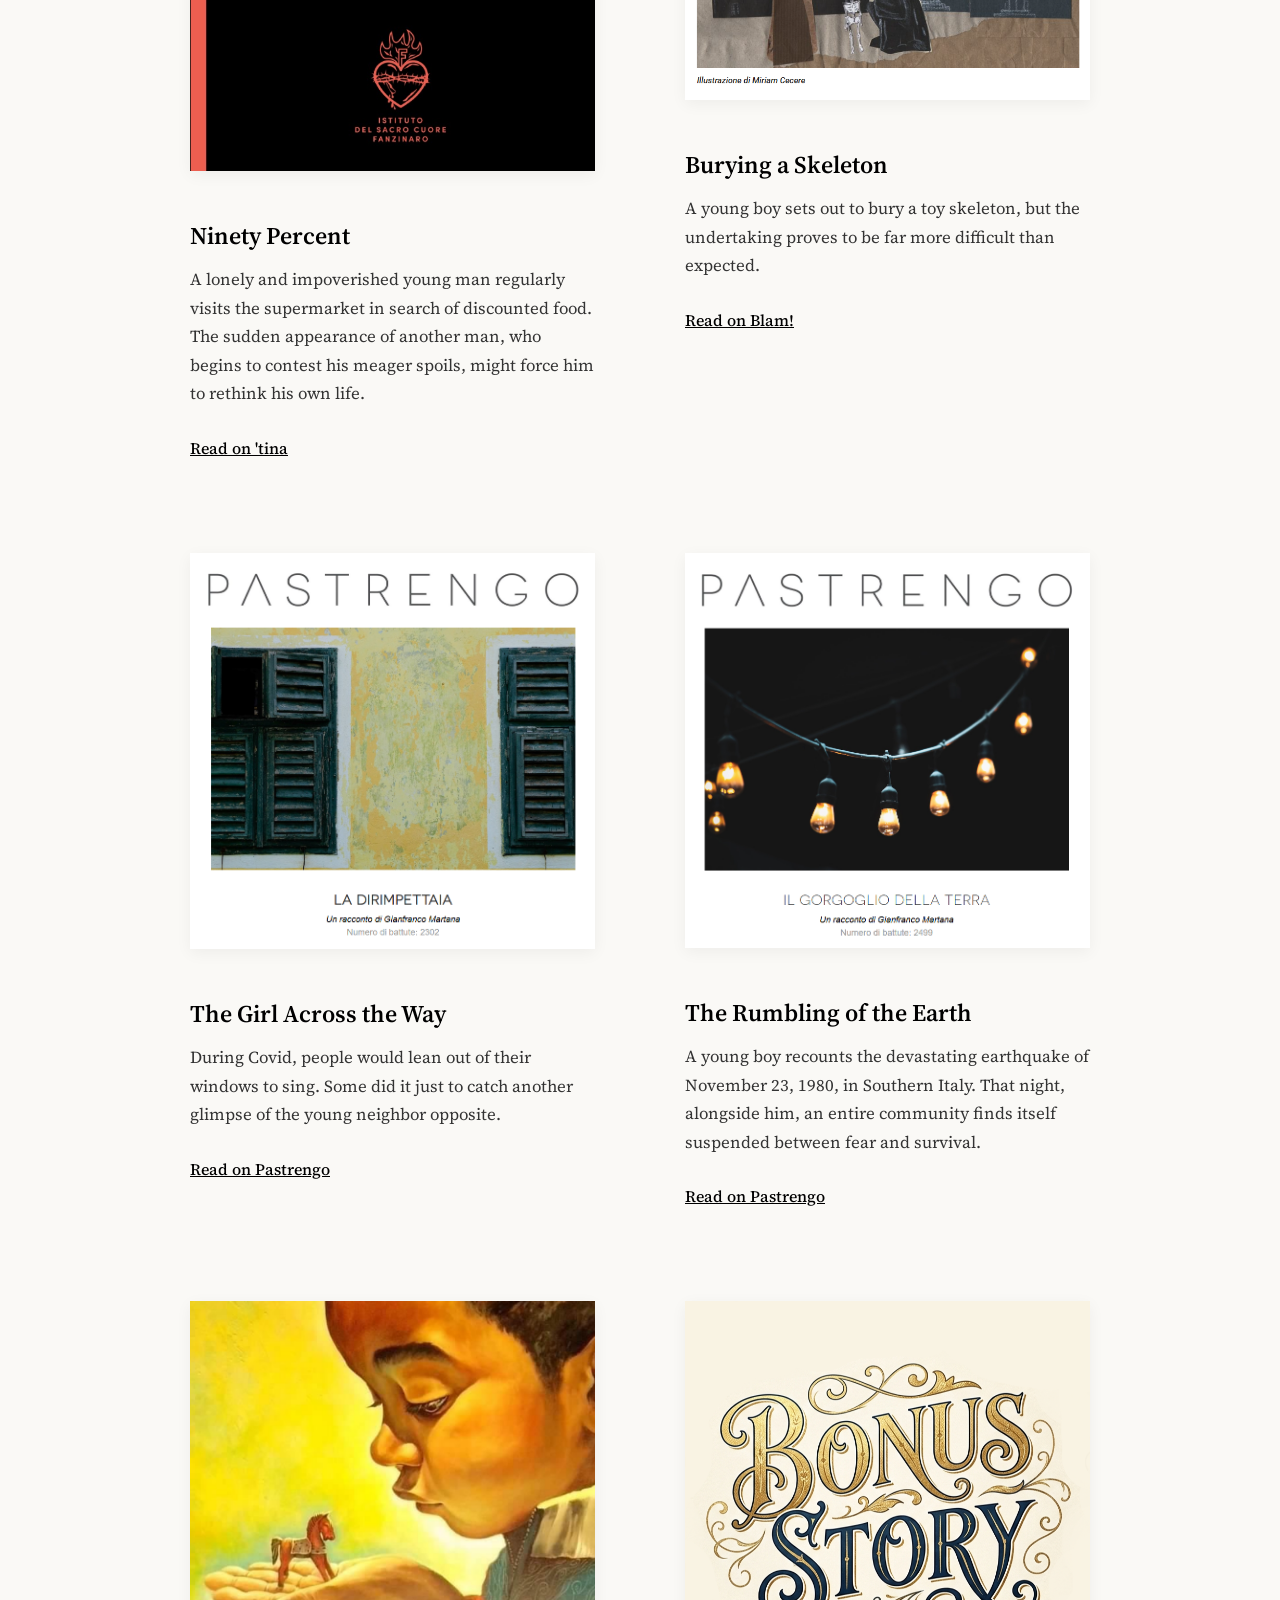
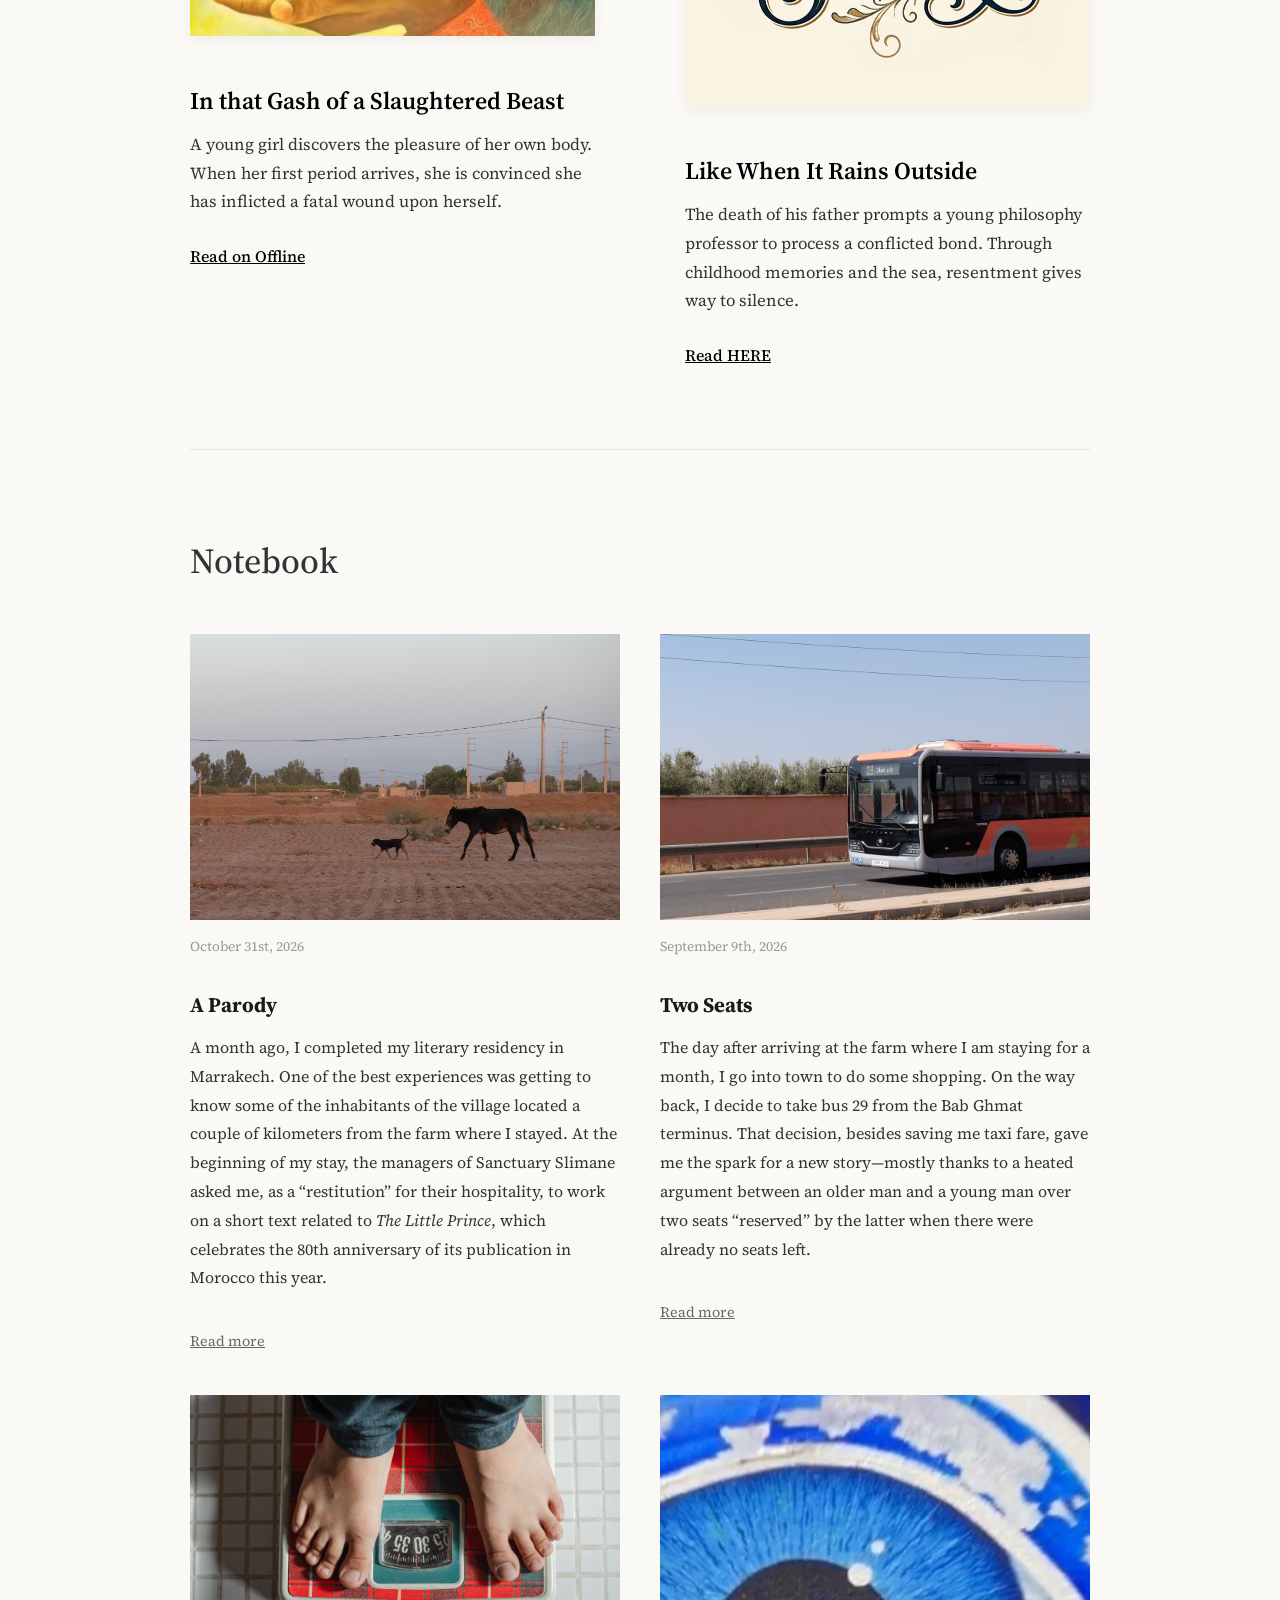
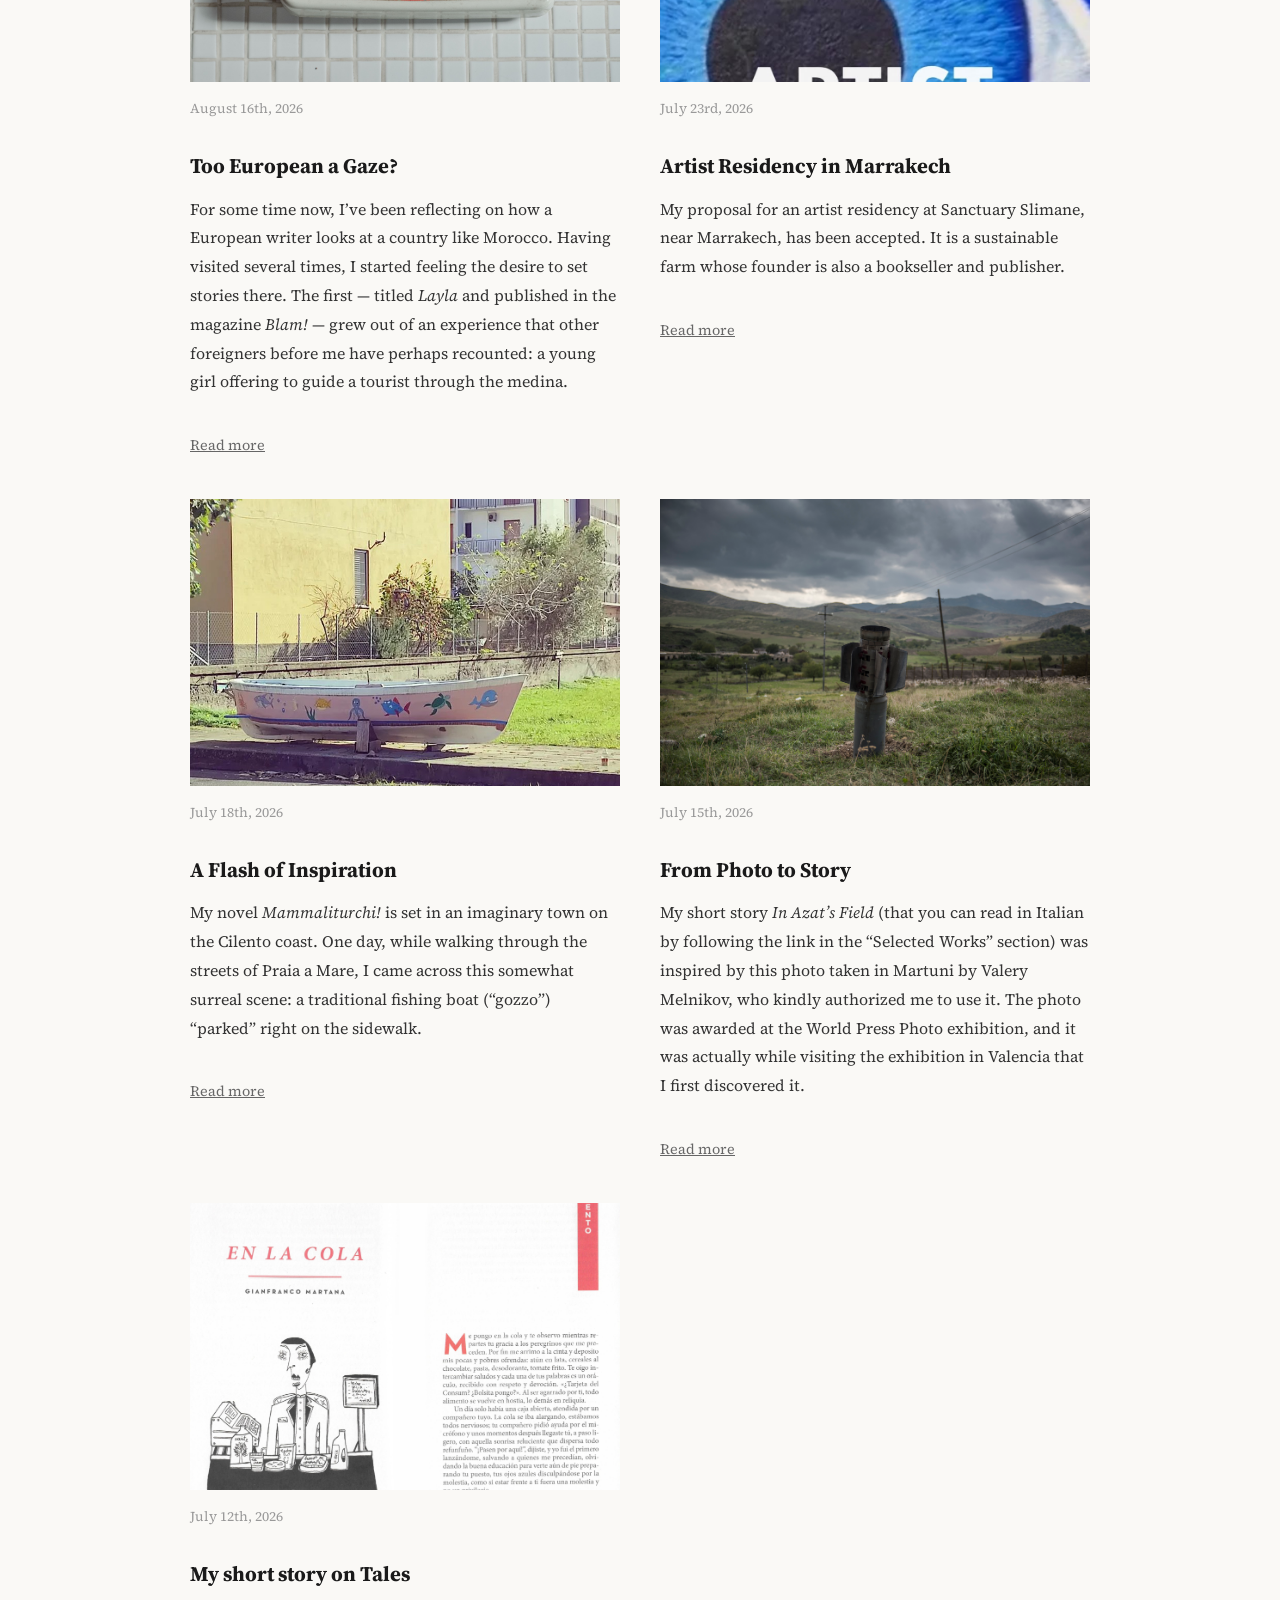
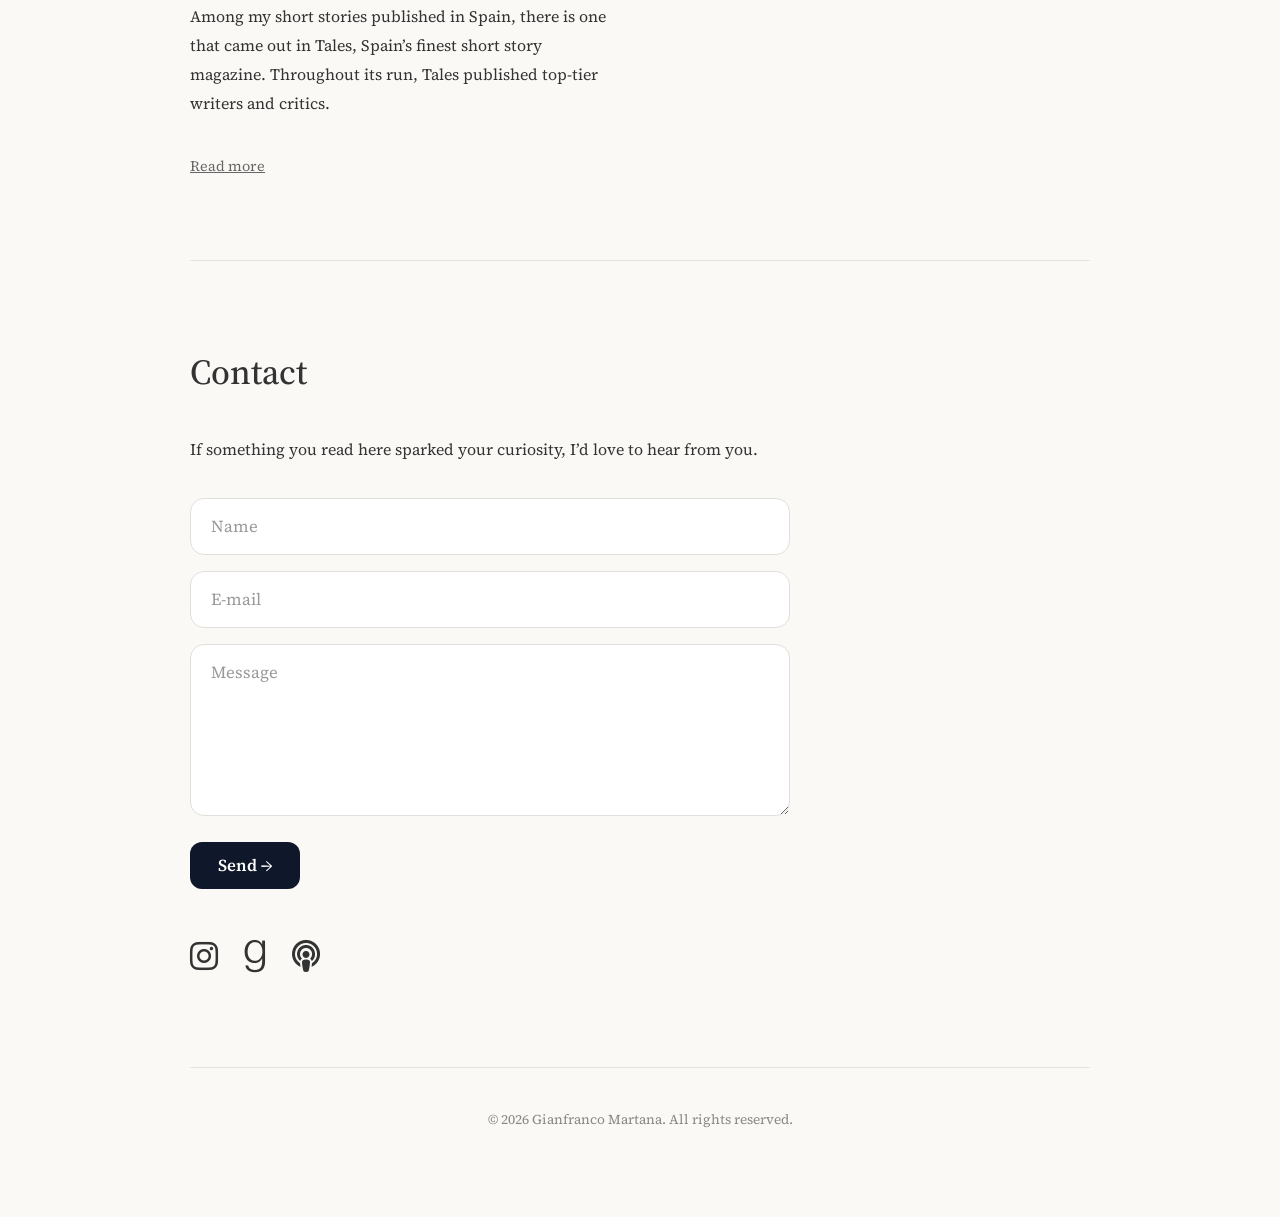
<file: en/index.html>
<!DOCTYPE html>
<html lang="en">
<head>
    <!-- Icona per i risultati di Google e le schede del browser -->
<link rel="icon" type="image/png" href="../favicon.png" sizes="any">
    <meta charset="UTF-8">
    <meta name="viewport" content="width=device-width, initial-scale=1.0">

    <title>Gianfranco Martana | Writer | Short stories</title>
    <meta name="description" content="Official website of Gianfranco Martana, writer. Discover selected stories, marginalia, his latest literary works and notebook.">
    <link rel="canonical" href="https://www.gianfrancomartana.com/en/">
    <link rel="preconnect" href="https://fonts.googleapis.com">
    <link rel="preconnect" href="https://fonts.gstatic.com" crossorigin>
     <link href="https://fonts.googleapis.com/css2?family=Source+Serif+4:ital,opsz,wght@0,8..60,400;0,8..60,600;0,8..60,700;1,8..60,400&display=swap" rel="stylesheet">
<link rel="stylesheet" href="https://cdnjs.cloudflare.com/ajax/libs/font-awesome/6.5.1/css/all.min.css">
    <link rel="stylesheet" href="../css/style.css">
    <!-- ========================================== -->
    <!--     DATI STRUTTURATI JSON-LD (SCHEMA.ORG)   -->
    <!-- ========================================== -->
    
    <!-- Scheda Personale (Artista) -->
    <script type="application/ld+json">
    {
      "@context": "https://schema.org",
      "@type": "Person",
      "name": "Gianfranco Martana",
      "jobTitle": ["Artist", "Writer"],
      "url": "https://www.gianfrancomartana.com"
    }
    </script>
</head>

<body id="inizio">
 <nav>
    <ul>
        <li><a href="#inizio">Home</a></li>
        <li><a href="#chi-sono">About me</a></li>
        <li><a href="#opere">Selected works</a></li>
        <li><a href="#contatti">Contact</a></li>
        
        <!-- La tendina in inglese -->
        <li class="nav-dropdown">
            <button class="dropdown-trigger">
                More <span class="triangolino">▼</span>
            </button>
            <div class="dropdown-menu">
                <a href="#note" class="dropdown-link">Marginalia</a>
                <a href="#taccuino" class="dropdown-link">Notebook</a>
            </div>
        </li>
    </ul>

    <div class="lang-switcher">
        <a href="../index.html">IT</a> | <span class="active">EN</span> | <a href="../fr/index.html">FR</a>
    </div>
</nav>
<header>
        <div class="hero">
            <div class="hero-text">
                <h1>Gianfranco Martana</h1>
                <p class="professione">I write stories.</p>
            </div>
            <div class="hero-photo">
                <img src="../images/foto.jpg" alt="Gianfranco Martana - writer">
            </div>
        </div>
    </header>

    <main id="inizio">

        <section id="chi-sono">
            <h2>About me</h2>
            <div class="content">
                <p>I grew up in Salerno, spent six years in Brighton, and have been living in Valencia since 2018. I was born by the sea by chance; I stayed there by choice.</p>
                <p>After graduating with a degree in Italian Literature and a thesis on Luigi Meneghello, I completed a PhD exploring the relationship between early 20th-century Italian writers and cinema.</p>
                <p>I directed the short film <em>Indice di frequenza</em> starring Alessandro Haber and was a finalist for the prestigious Premio Solinas with the screenplay <em>Mammaliturchi!</em>, which I have since adapted into a novel (currently unpublished).</p>
<p>I have published the novel <em>Un’opera di bene</em> and around forty short stories featured in literary magazines and anthologies in Italy and Spain.</p>
<p>I am currently working on a collection of short stories about childhood and adolescence (in Italian and French), as well as a novel following the story of a small-town boy determined to become a journalist at all costs.</p>
<p>My stories often begin when a seemingly insignificant detail shifts the way we look at reality. From that moment on, nothing is ever the same.</p>
            </div>
        </section>

        <section id="note">
            <h2>Marginalia</h2>
            <div class="content">
<p>When I’m not writing, I take tourists to discover Valencia. Thanks to this job, I have almost managed to achieve my lifelong dream: becoming a storyteller.</p>
<p>I speak fluent Spanish, French, and English, and I get by in Valencian. Then, with an excess of optimism, I decided to study Arabic.</p>
                <p>I wish I could play the piano and fix broken things. I have no talent for either.</p>
            </div>
        </section>

       <section id="opere">
    <h2>Selected works</h2>
    <p>A selection of my short stories published in literary magazines (only in Italian).</p>
    <div class="opere-grid">
        
        <article class="opera-card">
            <div class="opera-image">
                <img src="../images/layla.png" alt="Layla - short story">
            </div>
            <div class="opera-info">
                <h3>Layla</h3>
                <p>In the medina of Tangier, a tourist encounters a mysterious young girl who will show him the way out of that labyrinth.</p>
                <a href="https://www.rivistablam.it/parole/racconti/layla-racconto-gianfranco-martana/" target="_blank" class="opera-link">Read on Blam!</a>
            </div>
        </article>

        <article class="opera-card">
            <div class="opera-image">
                <img src="../images/azat.png" alt="In Azat's Field - short story">
            </div>
            <div class="opera-info">
                <h3>In Azat’s Field</h3>
                <p>A missile, launched by god knows whom, embeds itself without exploding in a field on the outskirts of a Caucasian village, turning the lives of its inhabitants upside down.</p>
                <a href="https://www.altrianimali.it/2022/01/25/nel-campo-di-azat/" target="_blank" class="opera-link">Read on Altri animali</a>
            </div>
        </article>

        <article class="opera-card">
            <div class="opera-image">
                <img src="../images/novanta.png" alt="Ninety Percent - short story">
            </div>
            <div class="opera-info">
                <h3>Ninety Percent</h3>
                <p>A lonely and impoverished young man regularly visits the supermarket in search of discounted food. The sudden appearance of another man, who begins to contest his meager spoils, might force him to rethink his own life.</p>
                <a href="https://www.matteobb.com/tina/project/tina-37/" target="_blank" class="opera-link">Read on 'tina</a>
            </div>
        </article>

        <article class="opera-card">
            <div class="opera-image">
                <img src="../images/promessa.png" alt="Burying a Skeleton - short story">
            </div>
            <div class="opera-info">
                <h3>Burying a Skeleton</h3>
                <p>A young boy sets out to bury a toy skeleton, but the undertaking proves to be far more difficult than expected.</p>
                <a href="https://www.rivistablam.it/parole/racconti/il-racconto-della-domenica-una-promessa-non-mantenuta-di-gianfranco-martana/" target="_blank" class="opera-link">Read on Blam!</a>
            </div>
        </article>

        <article class="opera-card">
            <div class="opera-image">
                <img src="../images/dirimpettaia.png" alt="The Girl Across the Way - short story">
            </div>
            <div class="opera-info">
                <h3>The Girl Across the Way</h3>
                <p>During Covid, people would lean out of their windows to sing. Some did it just to catch another glimpse of the young neighbor opposite.</p>
                <a href="https://www.pastrengolit.com/rivista/2023/09/19/racconto-gianfranco-martana2/" target="_blank" class="opera-link">Read on Pastrengo</a>
            </div>
        </article>

        <article class="opera-card">
            <div class="opera-image">
                <img src="../images/gorgoglio.png" alt="The Rumbling of the Earth - short story">
            </div>
            <div class="opera-info">
                <h3>The Rumbling of the Earth</h3>
                <p>A young boy recounts the devastating earthquake of November 23, 1980, in Southern Italy. That night, alongside him, an entire community finds itself suspended between fear and survival.</p>
                <a href="https://www.pastrengolit.com/rivista/2023/02/14/racconto-gianfranco-martana-2/" target="_blank" class="opera-link">Read on Pastrengo</a>
            </div>
        </article>
        <article class="opera-card">
            <div class="opera-image">
                <img src="../images/squarcio.png" alt="In that Gash of a Slaughtered Beast - short story">
            </div>
            <div class="opera-info">
                <h3>In that Gash of a Slaughtered Beast</h3>
                <p>A young girl discovers the pleasure of her own body. When her first period arrives, she is convinced she has inflicted a fatal wound upon herself.</p>
                <a href="https://www.rivistaoffline.it/wp/wp-content/uploads/2019/12/Offline_6.pdf" target="_blank" class="opera-link">Read on Offline</a>
            </div>
        </article>
<article class="opera-card">
            <div class="opera-image">
                <img src="../images/bonus.png" alt="Like When It Rains Outside - short story">
            </div>
            <div class="opera-info">
                <h3>Like When It Rains Outside</h3>
                <p>The death of his father prompts a young philosophy professor to process a conflicted bond. Through childhood memories and the sea, resentment gives way to silence.</p>
                <a href="bonus-story.html" target="_blank" class="opera-link">Read HERE</a>
            </div>
        </article>
    </div>
</section>

<!-- ==========================================================================
     SEZIONE TACCUINO 
     ========================================================================== -->
<section id="taccuino" class="sezione-taccuino">
    <div class="container-piccolo">
        <h2>Notebook</h2>
        
        <div class="taccuino-griglia">
            <article class="taccuino-post">
    <div class="taccuino-immagine">
        <img src="../images/asino.jpg" alt="donkey and dog">
    </div>
    <time>October 31st, 2026</time>
    <h3>A Parody</h3>
    
    <!-- Initial always visible text -->
<p>A month ago, I completed my literary residency in Marrakech. One of the best experiences was getting to know some of the inhabitants of the village located a couple of kilometers from the farm where I stayed. At the beginning of my stay, the managers of Sanctuary Slimane asked me, as a “restitution” for their hospitality, to work on a short text related to <i>The Little Prince</i>, which celebrates the 80th anniversary of its publication in Morocco this year.</p>    
    <!-- Expandable block -->
    <details class="taccuino-espandibile">
        <summary class="tasto-leggi-tutto">Read more</summary>
        <div class="testo-nascosto">
            <p>When I found a bicycle in very poor condition at the farm, I thought that perhaps someone in the village could fix it. And so, the day I went there, bicycle in hand, the story I was to hand in began to take shape. Below, I offer you a few lines from the first draft.</p>
            <p>“Starting from Sanctuary Slimane, you have to walk almost a kilometer to reach the main road, whose lanes are separated by a narrow central curb. To cross it, you must catch the right moment, run to the curb, and step onto it, standing as still as a road sign while waiting to complete the crossing. The challenge, of course, is to avoid getting crushed like the frogs whose corpses I had seen on the way from the farm—dried up by the sun and reduced to pure form, like a sinister <i>memento mori</i>. After surviving that ordeal, you enter a vast dirt lot, dotted with brushwood and piles of burned trash, which exhales heat like a parody of a desert. It was at that precise moment that I thought of the stranded aviator; or rather, I thought of myself as the parody of a stranded aviator.”</p>
        </div>
    </details>
</article>
    <article class="taccuino-post">
    <div class="taccuino-immagine">
        <img src="../images/sedili.JPG" alt="two bus seats">
    </div>
    <time>September 9th, 2026</time>
    <h3>Two Seats</h3>
    
    <!-- Initial always visible text -->
<p>The day after arriving at the farm where I am staying for a month, I go into town to do some shopping. On the way back, I decide to take bus 29 from the Bab Ghmat terminus. That decision, besides saving me taxi fare, gave me the spark for a new story—mostly thanks to a heated argument between an older man and a young man over two seats “reserved” by the latter when there were already no seats left.</p>    
    <!-- Expandable block -->
    <details class="taccuino-espandibile">
        <summary class="tasto-leggi-tutto">Read more</summary>
        <div class="testo-nascosto">
            <p>There are two things I’d like to highlight here. The first, picking up on what I touched upon in my previous post, concerns my gaze—or rather, its scope. After the encounter with the young girl in the Tangier medina, and after seeing people with scales on the sidewalk, I’ve gained access to a new kind of contact with the locals. Indeed, it’s not often that a tourist takes urban or suburban buses. However, I don’t consider it a more “authentic” experience—an adjective, paradoxically, beloved by travel agencies. Authenticity, if it exists, lives in the eye of the beholder, making it my responsibility as a writer.</p>
            <p>The second thing I wanted to mention is my frustration at witnessing that confrontation without understanding a single word. That’s why, at a certain point, I discreetly turned on the voice recorder on my phone, confident that sooner or later I’d manage to have everything translated and use those words (or not, but that’s another story) in the narrative I knew I would write.</p>
            <p>I also wanted to reassure my readers: the two men stopped just short of coming to blows, so no one got hurt. At least not until—first among all the passengers—I got off the bus, breathing a huge sigh of relief.</p>
        </div>
    </details>
</article>
            <article class="taccuino-post">
        <div class="taccuino-immagine">
            <img src="../images/bilancia.jpg" alt="scale">
        </div>
        <time>August 16th, 2026</time>
<h3>Too European a Gaze?</h3>        
        <!-- Testo iniziale sempre visibile -->
<p>For some time now, I’ve been reflecting on how a European writer looks at a country like Morocco. Having visited several times, I started feeling the desire to set stories there. The first — titled <em>Layla</em> and published in the magazine <em>Blam!</em> — grew out of an experience that other foreigners before me have perhaps recounted: a young girl offering to guide a tourist through the medina.</p>        
        <!-- Blocco espandibile -->
        <details class="taccuino-espandibile">
            <summary class="tasto-leggi-tutto">Read more</summary>
            <div class="testo-nascosto">
<p>Does a figure like that belong more to Morocco or to the imaginary through which we Europeans have learned to view it? Still, the risk is real: that our gaze comes to a halt precisely where the distance between <em>us</em> and <em>them</em> seems most obvious. Should one know a country better before writing about it? And yet, knowledge never arrives all at once, and in any case, it will never be complete. However, there is a distinction between using an image as confirmation of what we already think we know and using it as a starting point, as a question.</p>
<p>The story I’ve begun developing stems from another image that is perhaps overused: a man sitting on the sidewalk with a scale, offering passersby the chance to weigh themselves in exchange for a few coins. But I would like to write it during my upcoming artist residency in Marrakech, after talking with local residents, to understand what such a presence represents to them: the baseline of trade, a beggar in disguise, a remnant of a bygone era?</p>
<p>From these potential encounters, I’m not seeking approval or stamps of authenticity; rather, I expect different perspectives to invigorate my imagination, sharpen it, and, if necessary, shift it elsewhere — places I never thought I could reach.</p>
<p>(Photo by Ketut Subiyanto on Pexels)</p>
            </div>
        </details>
    </article>
    <article class="taccuino-post">
        <div class="taccuino-immagine">
            <img src="../images/Slimane.jpeg" alt="Sanctuary Slimane - Marrakech">
        </div>
        <time>July 23rd, 2026</time>
        <h3>Artist Residency in Marrakech</h3>
        
        <!-- Testo iniziale sempre visibile -->
<p>My proposal for an artist residency at Sanctuary Slimane, near Marrakech, has been accepted. It is a sustainable farm whose founder is also a bookseller and publisher.</p>        <!-- Blocco espandibile -->
        <details class="taccuino-espandibile">
            <summary class="tasto-leggi-tutto">Read more</summary>
            <div class="testo-nascosto">
<p>I will spend the entire month of September there writing short stories set in Morocco and participating in the social and cultural initiatives led by my hosts. Lastly, it will be a chance to practice the bit of Arabic I’ve learned after a year of classes... I have a feeling it’s going to be a wonderful experience.</p>
            </div>
        </details>
    </article>

    <!-- PRIMO POST -->
    <article class="taccuino-post">
        <div class="taccuino-immagine">
            <img src="../images/gozzo.jpg" alt="Fishing boat on the sidewalk">
        </div>
        <time>July 18th, 2026</time>
        <h3>A Flash of Inspiration</h3>
        
        <!-- Testo iniziale sempre visibile -->
<p>My novel <em>Mammaliturchi!</em> is set in an imaginary town on the Cilento coast. One day, while walking through the streets of Praia a Mare, I came across this somewhat surreal scene: a traditional fishing boat (“gozzo”) “parked” right on the sidewalk.</p>        
        <!-- Blocco espandibile -->
        <details class="taccuino-espandibile">
            <summary class="tasto-leggi-tutto">Read more</summary>
            <div class="testo-nascosto">
<p>The novel’s opening scene instantly came to mind, where, among other things, I describe the locals, and I knew right away that I had to bear witness to what I had just seen. So, as soon as I got home, I added a sentence to the text I had already written. You can find it at the end of this short excerpt.</p>
 
<p>On that beautiful morning, then, those who worked at sea blessed their trade, and truth be told, the vast majority of the natives truly seemed forged by the sea, judging by the color and tone of their skin—from which a swipe of a finger could scrape off a streak of salt—by the nimble robustness of their bodies, by the practical nonchalance of their clothing, by the essential and precise gestures of a sailor facing a storm. [...] It is as though one day the land had sneaked up on them from behind and they had reluctantly adapted to the busy streets, to the far too tall shadows and bright colors of the new buildings climbing up the hill, to the muggy heat rising from the asphalt and concrete. All those earthly excrescences, which over time had grown denser and more brazen, seemed to press upon them to cast them back into the sea from which they came, thus ridding itself of their troublesome and ungrateful presence. However, there was no shortage of pockets of resistance: the sea infiltrated the mainland in the form of small boats and little “gozzi” left in storage on the sidewalks or in the gardens, where long ropes often lay coiled up like large, sleeping dogs.</p>

            </div>
        </details>
    </article>
    
    <!-- SECONDO POST -->
    <article class="taccuino-post">
        <div class="taccuino-immagine">
            <img src="../images/missile.jpg" alt="Unexploded missile in a field">
        </div>
        <time>July 15th, 2026</time>
        <h3>From Photo to Story</h3>
        
        <p>My short story <em>In Azat’s Field</em> (that you can read in Italian by following the link in the “Selected Works” section) was inspired by this photo taken in Martuni by Valery Melnikov, who kindly authorized me to use it. The photo was awarded at the World Press Photo exhibition, and it was actually while visiting the exhibition in Valencia that I first discovered it.</p>
        
        <details class="taccuino-espandibile">
            <summary class="tasto-leggi-tutto">Read more</summary>
            <div class="testo-nascosto">
                <p>I remember my first thought upon seeing it was: “Imagine the sheer anxiety of the locals when they found this unexploded missile in one of their fields.” From there, I began to imagine a tragicomic story narrated by one of the villagers. An early version of the story was published in Spain in the magazine «Papenfuss». Later, when I submitted it to the Italian magazine «Altri animali», something interesting happened: the editor who read it replied that they found the idea compelling, but they would only publish it if I developed it further. I told them I absolutely would, and a few days later, during a flight, I finally enriched the story with new episodes. When I sent it back, the response was, fortunately, very positive. Among my short stories, <em>In Azat’s Field</em> is perhaps the one that has received the most recognition. In fact, besides being published in Italian and Spanish, the Valencian version won the Short Story Competition Real Vila de Guardamar.</p>
        </details>
    </article>
<!-- TERZO POST -->
    <article class="taccuino-post">
        <div class="taccuino-immagine">
            <img src="../images/cola.jpg" alt="En la cola - short story">
        </div>
        <time>July 12th, 2026</time>
        <h3>My short story on Tales</h3>
        
<p>Among my short stories published in Spain, there is one that came out in Tales, Spain’s finest short story magazine. Throughout its run, Tales published top-tier writers and critics. </p>        
        <details class="taccuino-espandibile">
            <summary class="tasto-leggi-tutto">Read more</summary>
            <div class="testo-nascosto">
<p>Unfortunately, like many literary magazines, it eventually closed down, but before that happened, I was lucky enough to be among the three winners of a contest held for the magazine’s readers. The prize was the publication, in issue 13, of <em>En la cola</em> (<em>In the Queue</em>), a tragicomic story about the impossible love between a customer and a supermarket cashier.</p>
</details>
    </article>
</div>
    </div>
</section>

<section id="contatti">
            <h2>Contact</h2>
            <div class="content">
                <p>If something you read here sparked your curiosity, I’d love to hear from you.</p>
                
                <form class="contatti-form" id="contatti-form" action="https://formsubmit.co/a92bd594aa3193a9273f2b57cc915899" method="POST">
    
    <!-- Disabilita il Captcha visivo di FormSubmit per rendere l'invio istantaneo -->
    <input type="hidden" name="_captcha" value="false">

    <div class="form-group">
      <input type="text" id="nome" name="nome" required placeholder="Name">
    </div>

    <div class="form-group">
      <input type="email" id="email" name="visitor_email" required placeholder="E-mail">
    </div>

    <div class="form-group">
      <textarea id="messaggio" name="messaggio" rows="6" required placeholder="Message"></textarea>
    </div>

    <button type="submit" id="btn-invia" class="btn-invia">Send &rarr;</button>

    <!-- BOX MESSAGGIO DI CONFERMA (Inizialmente vuoto/nascosto) -->
    <div id="messaggio-conferma" class="box-conferma-inline"></div>

</form>

                <!-- Icona Instagram -->
                <div class="social-links">
    <a href="https://instagram.com/gianfrancomartanascrittore" target="_blank" title="Instagram">
        <i class="fab fa-instagram"></i>
    </a>

    <a href="https://www.goodreads.com/author/list/14128678.Gianfranco_Martana" target="_blank" title="Goodreads">
        <i class="fab fa-goodreads-g"></i>
    </a>

    <a href="https://podcasts.apple.com/us/podcast/i-racconti-di-gianfranco-martana/id1479904629" target="_blank" title="Google Podcasts">
        <i class="fas fa-podcast"></i>
    </a>
</div>
            </div>
        </section>
    </main>

    <footer>
        <p>&copy; 2026 Gianfranco Martana. All rights reserved.</p>
    </footer>
<script>
document.getElementById('contatti-form').addEventListener('submit', function(e) {
    e.preventDefault(); // Impedisce l'apertura di nuove pagine

    const form = this;
    const btn = document.getElementById('btn-invia');
    const box = document.getElementById('messaggio-conferma');
    const testoOriginaleBtn = btn.innerHTML;

    // Cambia il testo del bottone durante l'invio
    btn.innerHTML = "Sending...";
    btn.disabled = true;

    // Invia i dati a FormSubmit in background
    fetch(form.action, {
        method: 'POST',
        body: new FormData(form),
        headers: {
            'Accept': 'application/json'
        }
    })
    .then(response => {
        if (response.ok) {
            // Messaggio di successo
box.textContent = "Thank you! Your message has been sent. I will reply as soon as possible."; box.className = "box-conferma-inline mostra";
            form.reset(); // Svuota i campi
        } else {
            // In case of error
            box.textContent = "An error occurred. Please try again later.";
            box.className = "box-conferma-inline mostra errore";
        }
    })
    .catch(error => {
        box.textContent = "Connection error. Please try again later.";
        box.className = "box-conferma-inline mostra errore";
    })
    .finally(() => {
        // Restore the button
        btn.innerHTML = testoOriginaleBtn;
        btn.disabled = false;
    });
});
</script>
</body>
</html>
</file>
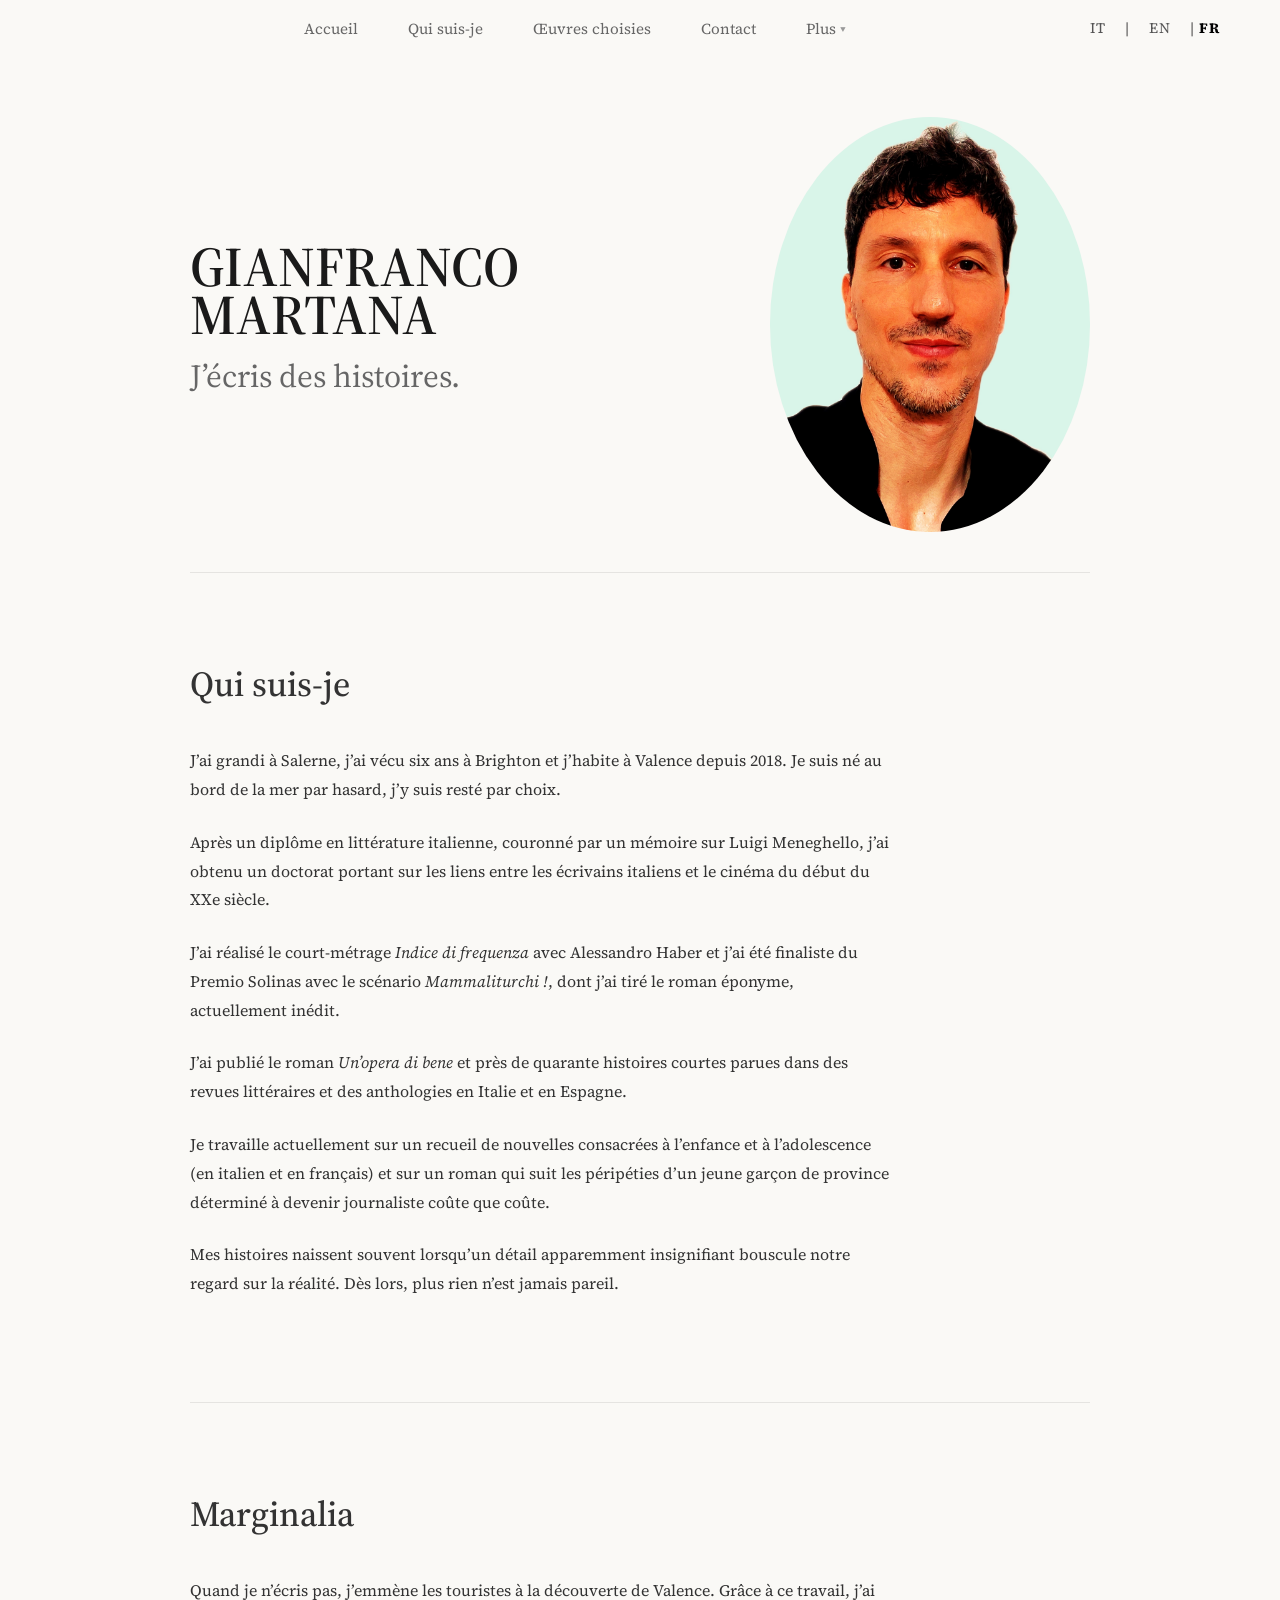
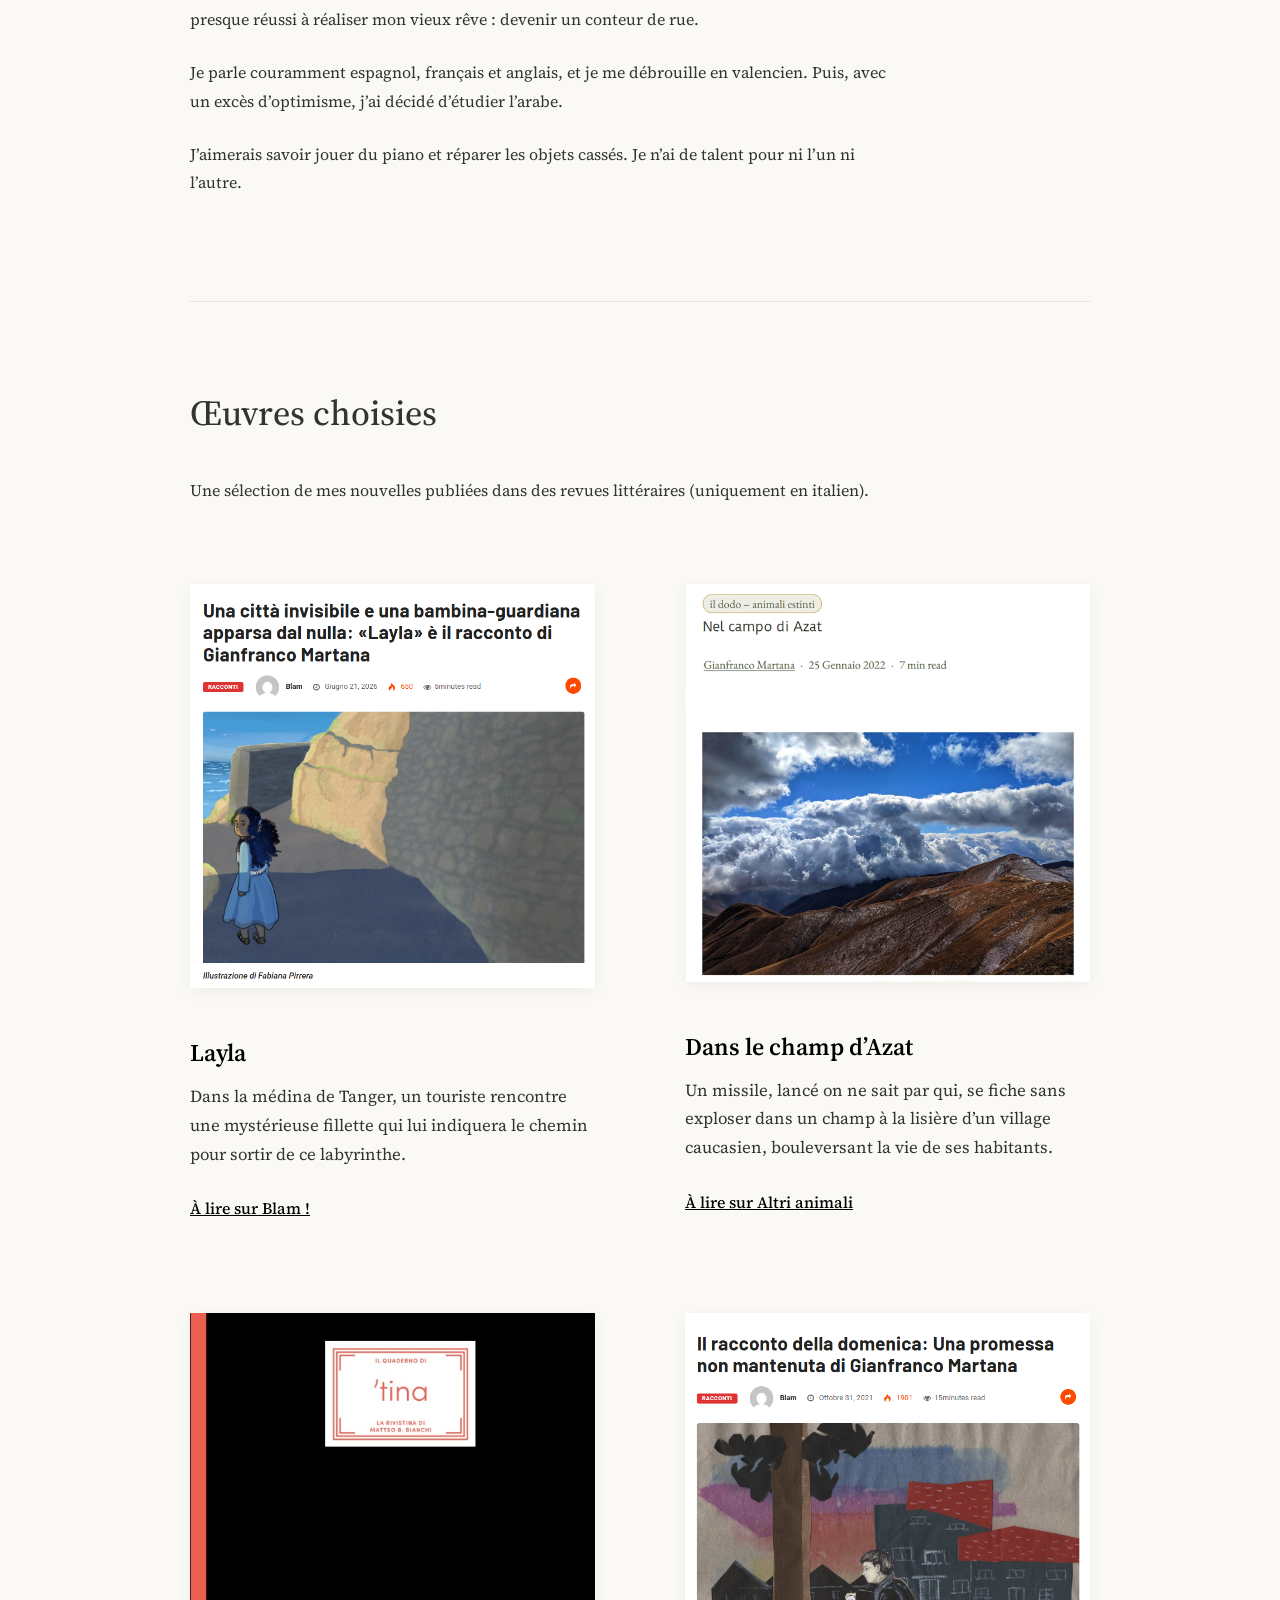
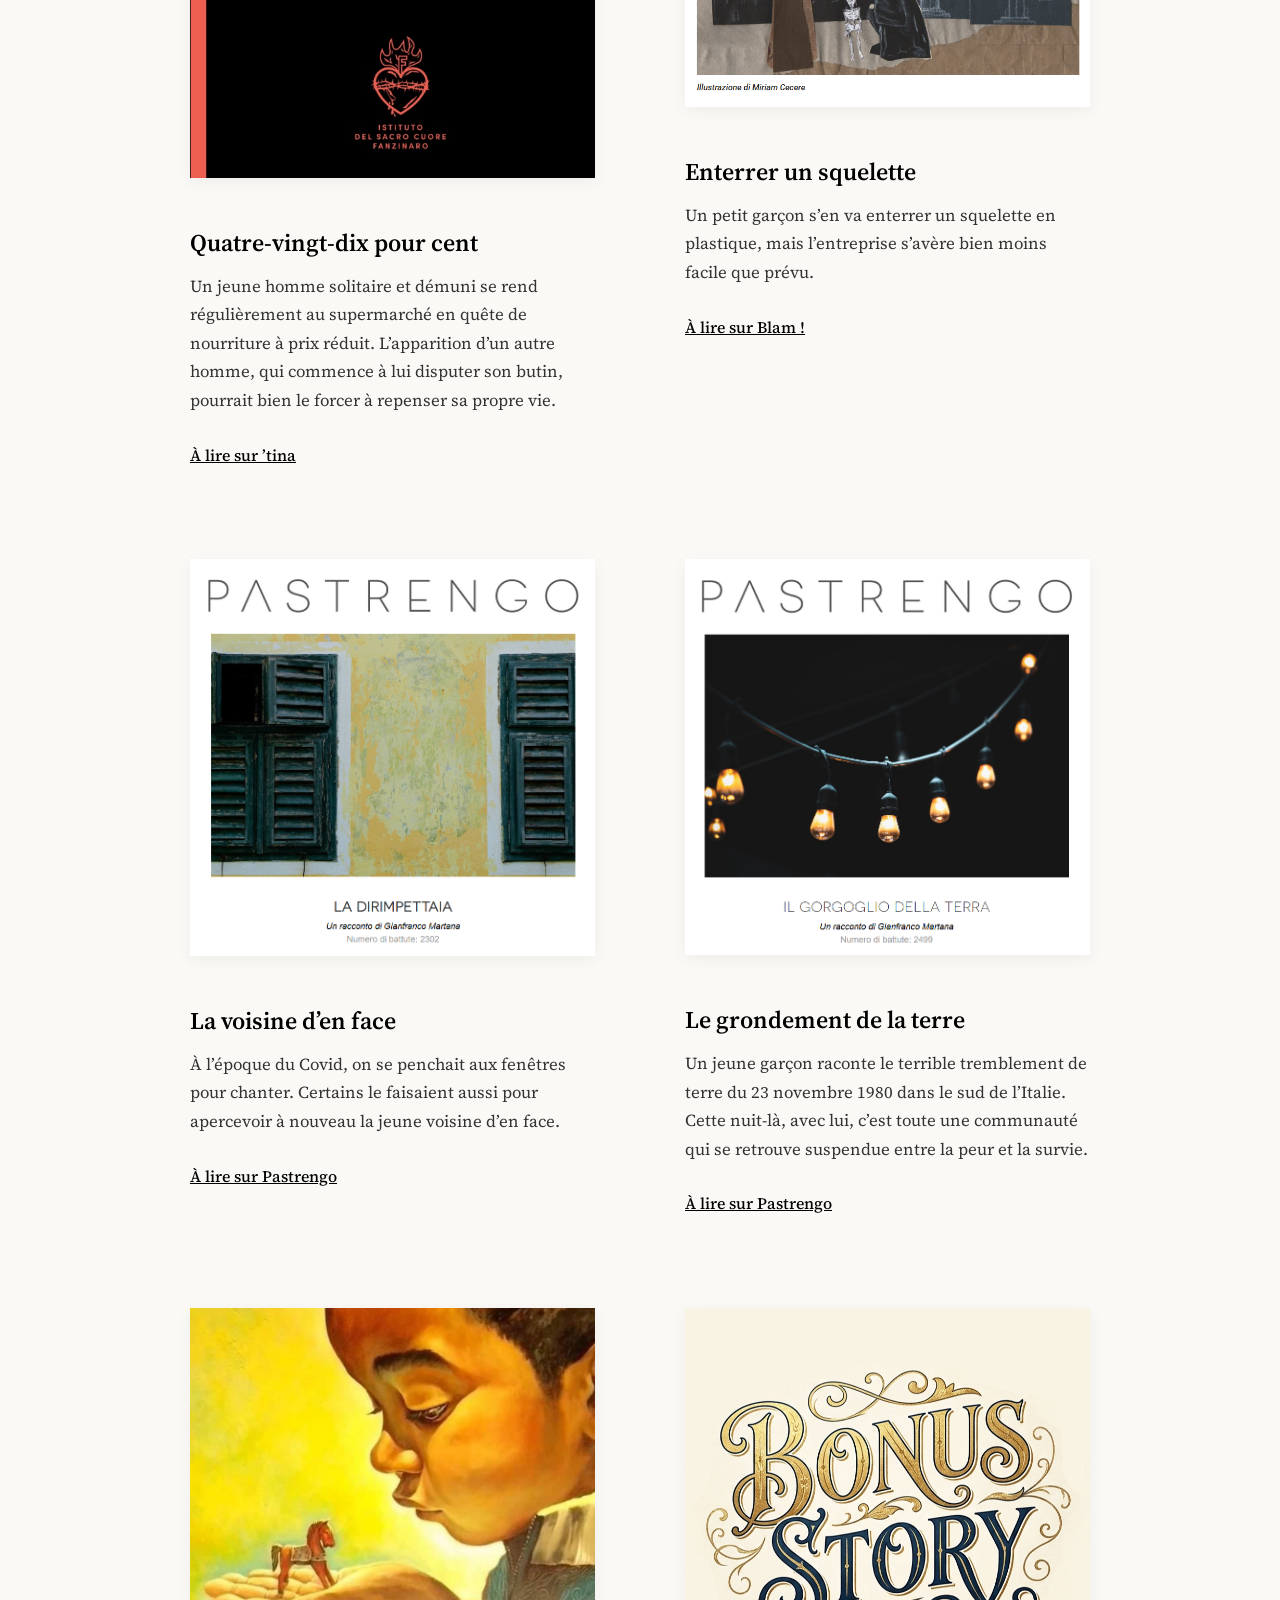
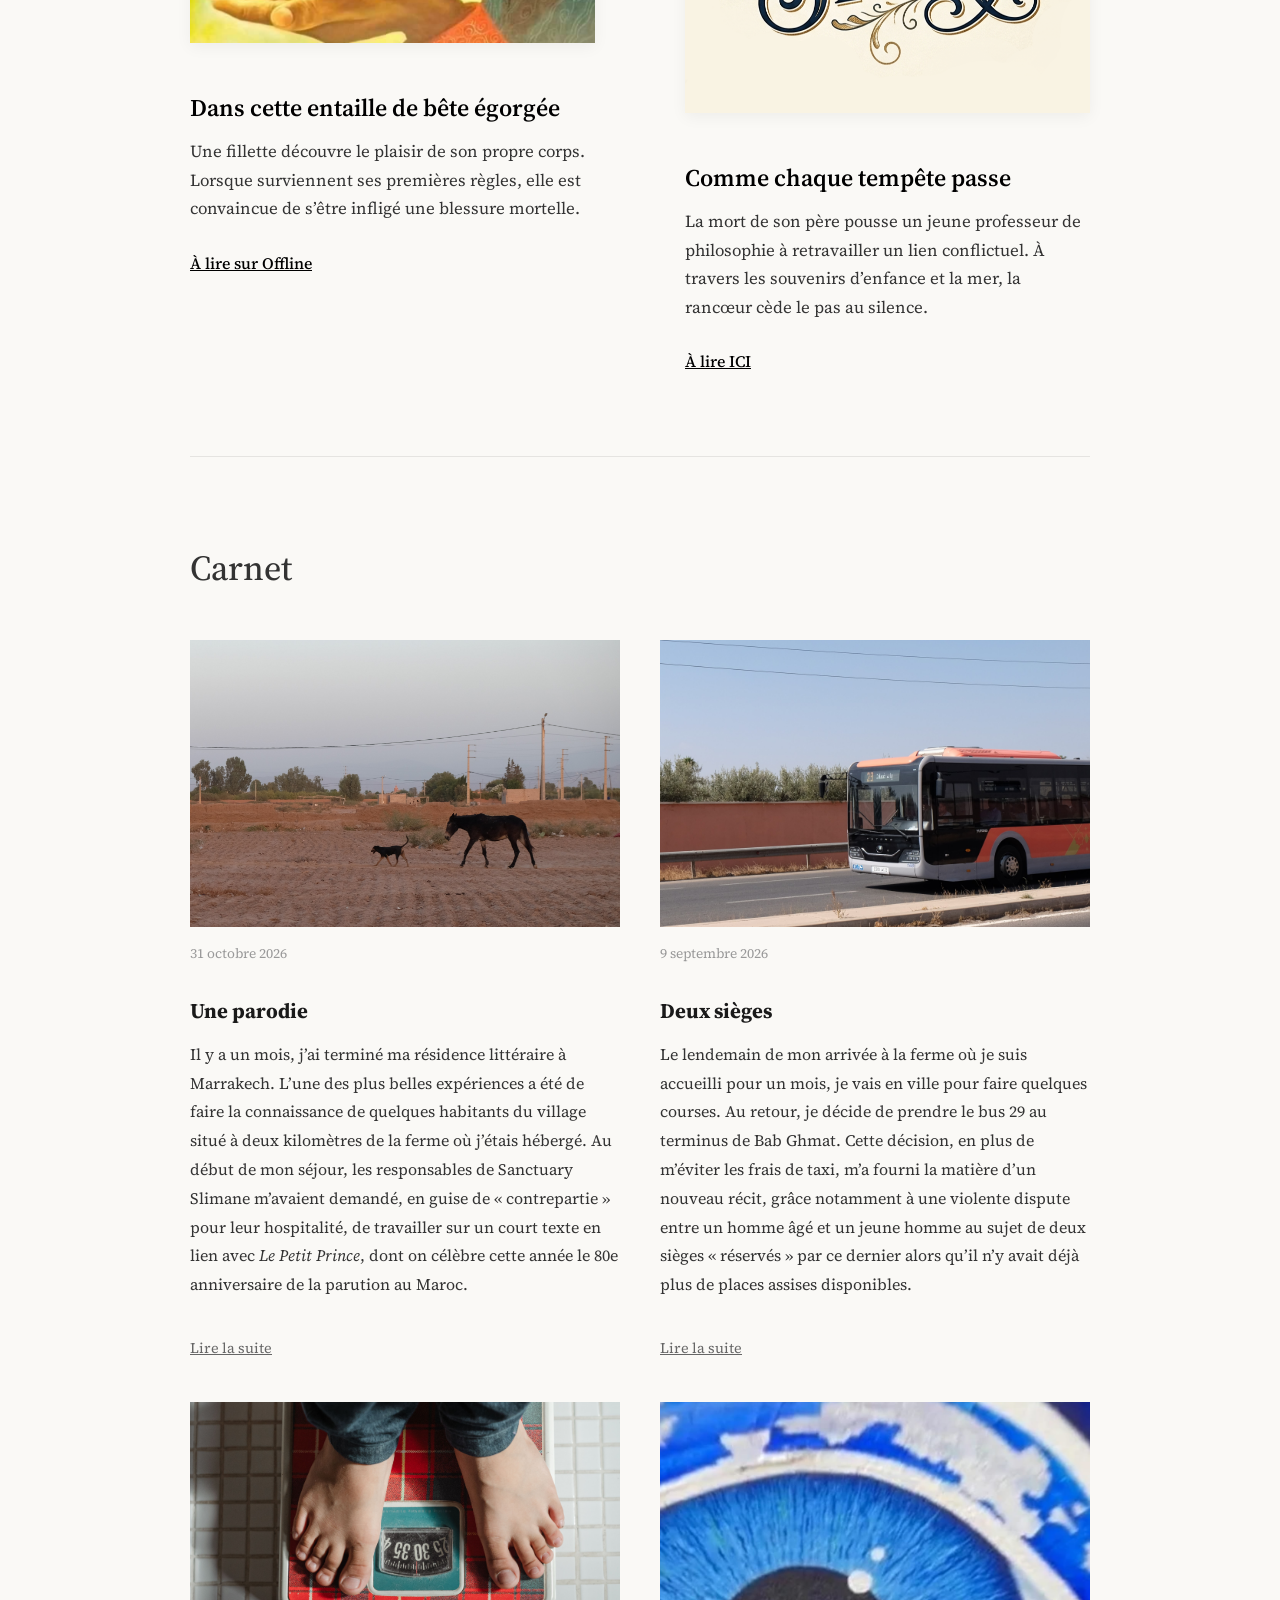
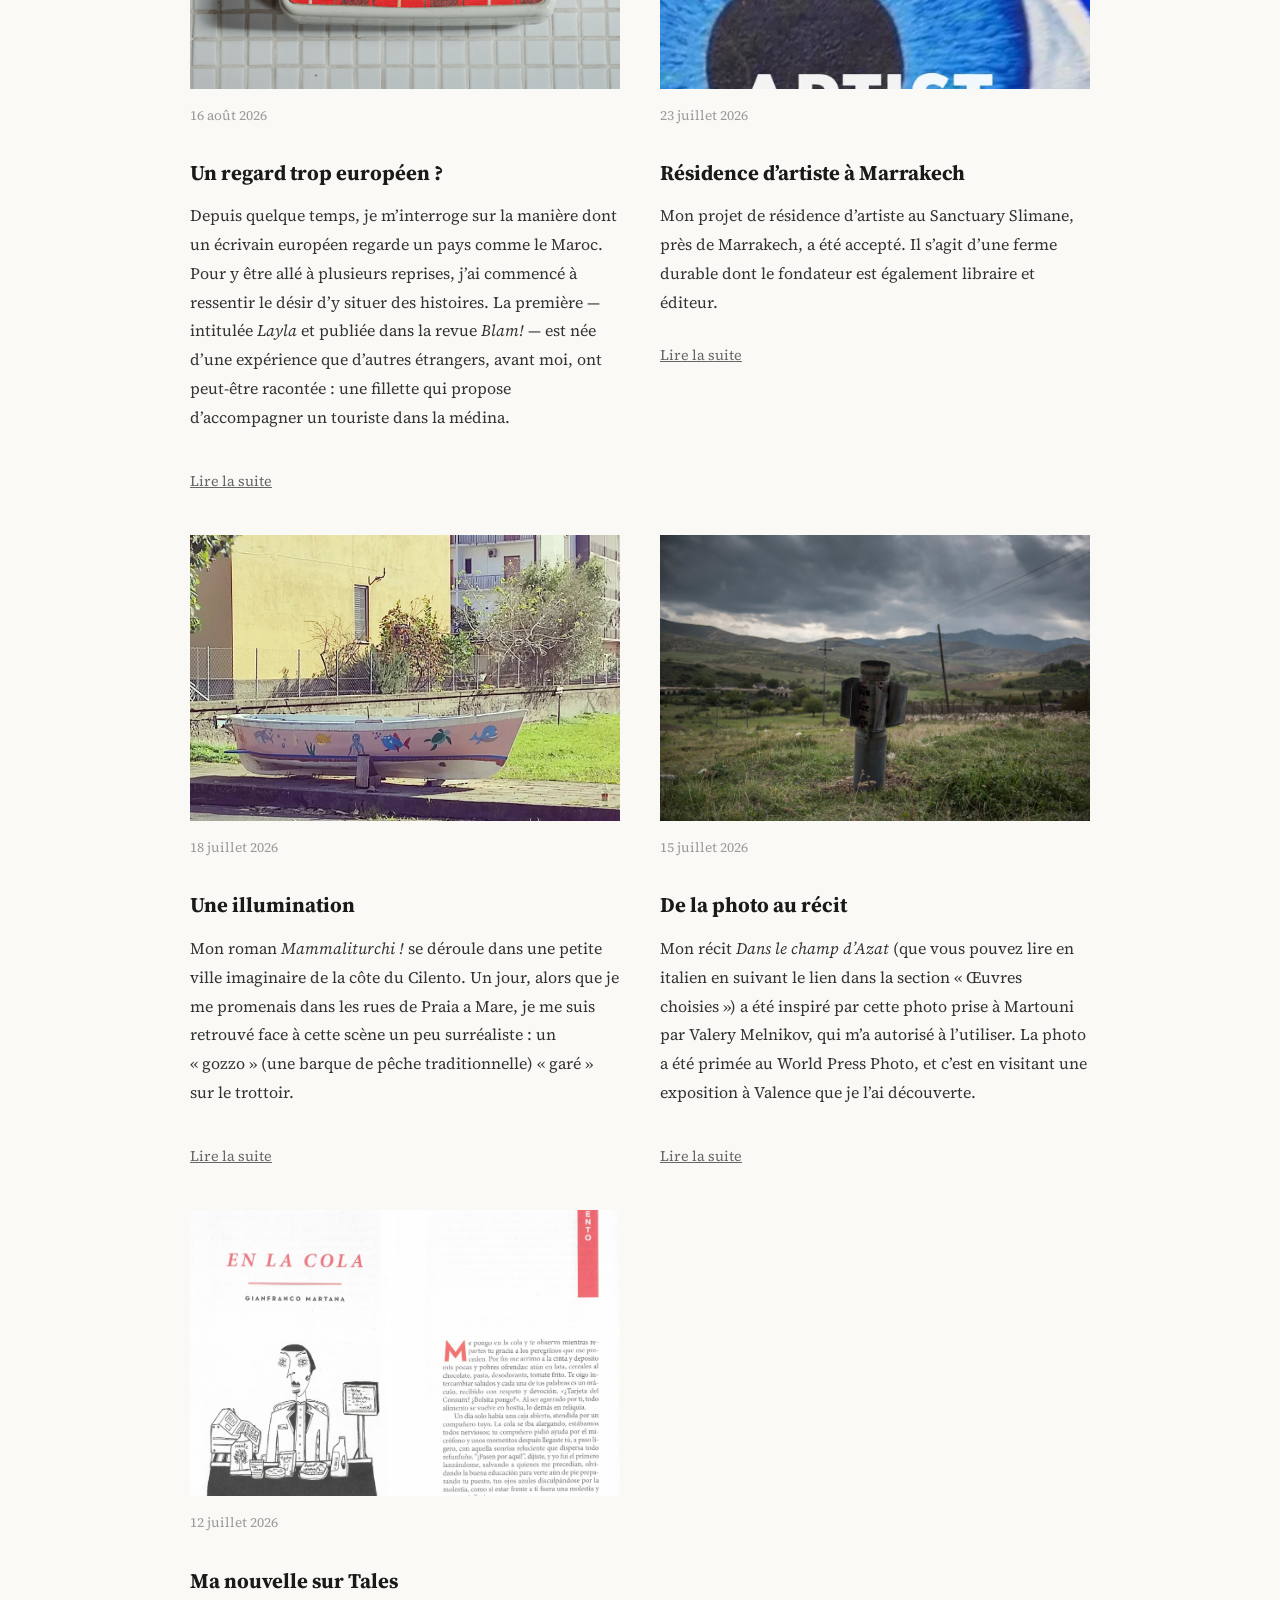
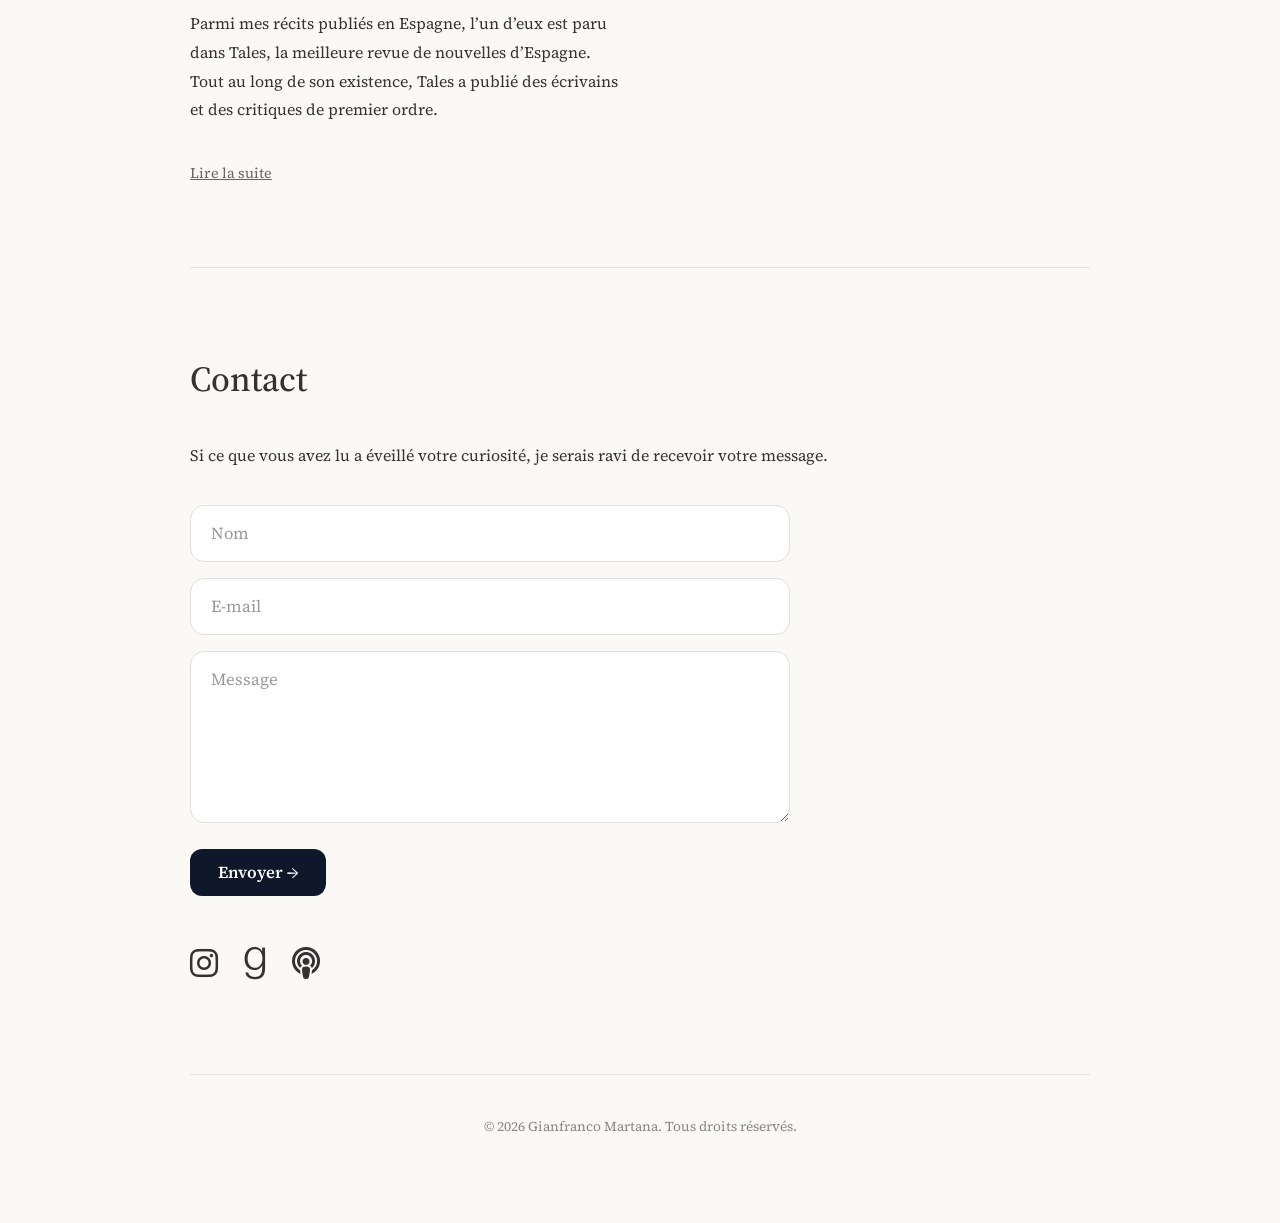
<file: fr/index.html>
<!DOCTYPE html>
<html lang="fr">
<head>
    <!-- Icona per i risultati di Google e le schede del browser -->
<link rel="icon" type="image/png" href="../favicon.png" sizes="any">
    <meta charset="UTF-8">
    <meta name="viewport" content="width=device-width, initial-scale=1.0">

    <title>Gianfranco Martana | écrivain | nouvelles</title>
    <meta name="description" content="Site officiel de Gianfranco Martana, écrivain. Découvrez les nouvelles sélectionnées, les marginalia, les dernières œuvres littéraires et le carnet.">
    <link rel="canonical" href="https://www.gianfrancomartana.com/fr/">
    <link rel="preconnect" href="https://fonts.googleapis.com">
    <link rel="preconnect" href="https://fonts.gstatic.com" crossorigin>
     <link href="https://fonts.googleapis.com/css2?family=Source+Serif+4:ital,opsz,wght@0,8..60,400;0,8..60,600;0,8..60,700;1,8..60,400&display=swap" rel="stylesheet">
<link rel="stylesheet" href="https://cdnjs.cloudflare.com/ajax/libs/font-awesome/6.5.1/css/all.min.css">
    <link rel="stylesheet" href="../css/style.css">
    <!-- ========================================== -->
    <!--     DATI STRUTTURATI JSON-LD (SCHEMA.ORG)   -->
    <!-- ========================================== -->
    
    <!-- Scheda Personale (Artista) -->
    <script type="application/ld+json">
    {
      "@context": "https://schema.org",
      "@type": "Person",
      "name": "Gianfranco Martana",
      "jobTitle": ["Artiste", "Écrivain"],
      "url": "https://www.gianfrancomartana.com"
    }
    </script>
</head>

<body id="inizio">
 <nav>
    <ul>
        <li><a href="#inizio">Accueil</a></li>
        <li><a href="#chi-sono">Qui suis-je</a></li>
        <li><a href="#opere">Œuvres choisies</a></li>
        <li><a href="#contatti">Contact</a></li>
        
        <!-- La tendina in inglese -->
        <li class="nav-dropdown">
            <button class="dropdown-trigger">
                Plus <span class="triangolino">▼</span>
            </button>
            <div class="dropdown-menu">
                <a href="#note" class="dropdown-link">Marginalia</a>
                <a href="#taccuino" class="dropdown-link">Carnet</a>
            </div>
        </li>
    </ul>

    <div class="lang-switcher">
        <a href="../index.html">IT</a> | <a href="../en/index.html">EN</a> | <span class="active">FR</span>
    </div>
</nav>
<header>
        <div class="hero">
            <div class="hero-text">
                <h1>Gianfranco Martana</h1>
                <p class="professione">J’écris des histoires.</p>
            </div>
            <div class="hero-photo">
                <img src="../images/foto.jpg" alt="Gianfranco Martana - écrivain">
            </div>
        </div>
    </header>

    <main id="inizio">

        <section id="chi-sono">
            <h2>Qui suis-je</h2>
            <div class="content">
                <p>J’ai grandi à Salerne, j’ai vécu six ans à Brighton et j’habite à Valence depuis 2018. Je suis né au bord de la mer par hasard, j’y suis resté par choix.</p>
                <p>Après un diplôme en littérature italienne, couronné par un mémoire sur Luigi Meneghello, j’ai obtenu un doctorat portant sur les liens entre les écrivains italiens et le cinéma du début du XXe siècle.</p>
                <p>J’ai réalisé le court-métrage <em>Indice di frequenza</em> avec Alessandro Haber et j’ai été finaliste du Premio Solinas avec le scénario <em>Mammaliturchi !</em>, dont j’ai tiré le roman éponyme, actuellement inédit.</p>
<p>J’ai publié le roman <em>Un’opera di bene</em> et près de quarante histoires courtes parues dans des revues littéraires et des anthologies en Italie et en Espagne.</p>
<p>Je travaille actuellement sur un recueil de nouvelles consacrées à l’enfance et à l’adolescence (en italien et en français) et sur un roman qui suit les péripéties d’un jeune garçon de province déterminé à devenir journaliste coûte que coûte.</p>                <p>Mes histoires naissent souvent lorsqu’un détail apparemment insignifiant bouscule notre regard sur la réalité. Dès lors, plus rien n’est jamais pareil.</p>
            </div>
        </section>

        <section id="note">
            <h2>Marginalia</h2>
            <div class="content">
                <p>Quand je n’écris pas, j’emmène les touristes à la découverte de Valence. Grâce à ce travail, j’ai presque réussi à réaliser mon vieux rêve&nbsp;: devenir un conteur de rue.</p>
                <p>Je parle couramment espagnol, français et anglais, et je me débrouille en valencien. Puis, avec un excès d’optimisme, j’ai décidé d’étudier l’arabe.</p>
                <p>J’aimerais savoir jouer du piano et réparer les objets cassés. Je n’ai de talent pour ni l’un ni l’autre.</p>
            </div>
        </section>

       <section id="opere">
    <h2>Œuvres choisies</h2>
    <p>Une sélection de mes nouvelles publiées dans des revues littéraires (uniquement en italien).</p>
    <div class="opere-grid">
        
        <article class="opera-card">
            <div class="opera-image">
                <img src="../images/layla.png" alt="Layla - nouvelle">
            </div>
            <div class="opera-info">
                <h3>Layla</h3>
                <p>Dans la médina de Tanger, un touriste rencontre une mystérieuse fillette qui lui indiquera le chemin pour sortir de ce labyrinthe.</p>
                <a href="https://www.rivistablam.it/parole/racconti/layla-racconto-gianfranco-martana/" target="_blank" class="opera-link">À lire sur Blam&nbsp;!</a>
            </div>
        </article>

        <article class="opera-card">
            <div class="opera-image">
                <img src="../images/azat.png" alt="Dans le champ d'Azat - nouvelle">
            </div>
            <div class="opera-info">
                <h3>Dans le champ d’Azat</h3>
                <p>Un missile, lancé on ne sait par qui, se fiche sans exploser dans un champ à la lisière d’un village caucasien, bouleversant la vie de ses habitants.</p>
                <a href="https://www.altrianimali.it/2022/01/25/nel-campo-di-azat/" target="_blank" class="opera-link">À lire sur Altri animali</a>
            </div>
        </article>

        <article class="opera-card">
            <div class="opera-image">
                <img src="../images/novanta.png" alt="Quatre-vingt-dix pour cent - nouvelle">
            </div>
            <div class="opera-info">
                <h3>Quatre-vingt-dix pour cent</h3>
                <p>Un jeune homme solitaire et démuni se rend régulièrement au supermarché en quête de nourriture à prix réduit. L’apparition d’un autre homme, qui commence à lui disputer son butin, pourrait bien le forcer à repenser sa propre vie.</p>
                <a href="https://www.matteobb.com/tina/project/tina-37/" target="_blank" class="opera-link">À lire sur ’tina</a>
            </div>
        </article>

        <article class="opera-card">
            <div class="opera-image">
                <img src="../images/promessa.png" alt="Enterrer un squelette - nouvelle">
            </div>
            <div class="opera-info">
                <h3>Enterrer un squelette</h3>
                <p>Un petit garçon s’en va enterrer un squelette en plastique, mais l’entreprise s’avère bien moins facile que prévu.</p>
                <a href="https://www.rivistablam.it/parole/racconti/il-racconto-della-domenica-una-promessa-non-mantenuta-di-gianfranco-martana/" target="_blank" class="opera-link">À lire sur Blam&nbsp;!</a>
            </div>
        </article>

        <article class="opera-card">
            <div class="opera-image">
                <img src="../images/dirimpettaia.png" alt="La voisine d’en face - nouvelle">
            </div>
            <div class="opera-info">
                <h3>La voisine d’en face</h3>
                <p>À l’époque du Covid, on se penchait aux fenêtres pour chanter. Certains le faisaient aussi pour apercevoir à nouveau la jeune voisine d’en face.</p>
                <a href="https://www.pastrengolit.com/rivista/2023/09/19/racconto-gianfranco-martana2/" target="_blank" class="opera-link">À lire sur Pastrengo</a>
            </div>
        </article>

        <article class="opera-card">
            <div class="opera-image">
                <img src="../images/gorgoglio.png" alt="Le grondement de la terre - nouvelle">
            </div>
            <div class="opera-info">
                <h3>Le grondement de la terre</h3>
                <p>Un jeune garçon raconte le terrible tremblement de terre du 23 novembre 1980 dans le sud de l’Italie. Cette nuit-là, avec lui, c’est toute une communauté qui se retrouve suspendue entre la peur et la survie.</p>
                <a href="https://www.pastrengolit.com/rivista/2023/02/14/racconto-gianfranco-martana-2/" target="_blank" class="opera-link">À lire sur Pastrengo</a>
            </div>
        </article>
        <article class="opera-card">
            <div class="opera-image">
                <img src="../images/squarcio.png" alt="Dans cette entaille de bête égorgée - nouvelle">
            </div>
            <div class="opera-info">
                <h3>Dans cette entaille de bête égorgée</h3>
                <p>Une fillette découvre le plaisir de son propre corps. Lorsque surviennent ses premières règles, elle est convaincue de s’être infligé une blessure mortelle.</p>
                <a href="https://www.rivistaoffline.it/wp/wp-content/uploads/2019/12/Offline_6.pdf" target="_blank" class="opera-link">À lire sur Offline</a>
            </div>
        </article>
<article class="opera-card">
            <div class="opera-image">
                <img src="../images/bonus.png" alt="Comme chaque tempête passe - nouvelle">
            </div>
            <div class="opera-info">
                <h3>Comme chaque tempête passe</h3>
                <p>La mort de son père pousse un jeune professeur de philosophie à retravailler un lien conflictuel. À travers les souvenirs d’enfance et la mer, la rancœur cède le pas au silence.</p>
                <a href="bonus-story.html" target="_blank" class="opera-link">À lire ICI</a>
            </div>
        </article>
    </div>
</section>
<!-- ==========================================================================
     SEZIONE TACCUINO 
     ========================================================================== -->
<section id="taccuino" class="sezione-taccuino">
    <div class="container-piccolo">
        <h2>Carnet</h2>
        
        <div class="taccuino-griglia">
            <article class="taccuino-post">
    <div class="taccuino-immagine">
        <img src="../images/asino.jpg" alt="ane et chien">
    </div>
    <time>31 octobre 2026</time>
    <h3>Une      parodie</h3>
    
    <!-- Teste initial toujours visible -->
<p>Il y a un mois, j’ai terminé ma résidence littéraire à Marrakech. L’une des plus belles expériences a été de faire la connaissance de quelques habitants du village situé à deux kilomètres de la ferme où j’étais hébergé. Au début de mon séjour, les responsables de Sanctuary Slimane m’avaient demandé, en guise de « contrepartie » pour leur hospitalité, de travailler sur un court texte en lien avec <i>Le Petit Prince</i>, dont on célèbre cette année le 80e anniversaire de la parution au Maroc.</p>    
    <!-- Bloc dépliable -->
    <details class="taccuino-espandibile">
        <summary class="tasto-leggi-tutto">Lire la suite</summary>
        <div class="testo-nascosto">
            <p>Quand j’ai trouvé à la ferme une bicyclette en très mauvais état, j’ai pensé que quelqu’un au village pourrait peut-être la réparer. C’est ainsi que, le jour où je m’y suis rendu, vélo à la main, le récit que j’allais rendre a commencé à prendre forme. Ci-dessous, je vous propose quelques lignes du premier jet.</p>
            <p>« Partant de Sanctuary Slimane, il faut marcher près d’un kilomètre pour atteindre la grande route, dont les voies sont séparées par un étroit muret central. Pour la traverser, il faut saisir l’instant propice, courir jusqu’au muret et y monter en restant immobile comme un panneau de signalisation, dans l’attente de pouvoir achever la traversée. Le défi, bien évidemment, est de ne pas se faire écraser comme les grenouilles dont, en venant de la ferme, j’avais vu les cadavres séchés par le soleil et réduits à l’état de pure forme, comme un sinistre <i>memento mori</i>. Après avoir surmonté cette épreuve, on pénètre dans un vaste terrain vague, parsemé de broussailles et de tas de déchets brûlés, qui dégage une chaleur digne d’une parodie de désert. C’est précisément à cet instant que j’ai pensé à l’aviateur en panne ; ou plutôt, j’ai pensé à moi-même comme à une parodie d’aviateur en panne. »</p>
        </div>
    </details>
</article>
    <article class="taccuino-post">
    <div class="taccuino-immagine">
        <img src="../images/sedili.JPG" alt="deux sièges de bus">
    </div>
    <time>9 septembre 2026</time>
    <h3>Deux sièges</h3>
    
    <!-- Teste initial toujours visible -->
<p>Le lendemain de mon arrivée à la ferme où je suis accueilli pour un mois, je vais en ville pour faire quelques courses. Au retour, je décide de prendre le bus 29 au terminus de Bab Ghmat. Cette décision, en plus de m’éviter les frais de taxi, m’a fourni la matière d’un nouveau récit, grâce notamment à une violente dispute entre un homme âgé et un jeune homme au sujet de deux sièges «&nbsp;réservés&nbsp;» par ce dernier alors qu’il n’y avait déjà plus de places assises disponibles.</p>    
    <!-- Bloc dépliable -->
    <details class="taccuino-espandibile">
        <summary class="tasto-leggi-tutto">Lire la suite</summary>
        <div class="testo-nascosto">
            <p>Ici, j’aimerais souligner deux choses. La première, pour reprendre le fil de mon précédent article, concerne mon regard&nbsp;; ou plutôt, son étendue. Après la rencontre avec la fillette dans la médina de Tanger, après avoir vu des gens installés avec des pèse-personnes sur le trottoir, j’ai accédé à un nouveau type de contact avec les habitants. Il n’arrive pas souvent, en effet, qu’un touriste emprunte des bus urbains ou périurbains. Pour autant, je ne considère pas cela comme une expérience plus authentique – un adjectif paradoxalement très prisé par les agences de voyages. L’authenticité, si elle existe, réside dans l’œil de celui qui observe&nbsp;; c’est donc ma responsabilité en tant qu’écrivain.</p>
            <p>La seconde chose que je voulais signaler, c’est ma frustration de participer indirectement à cet affrontement sans en comprendre un traître mot. C’est pourquoi j’ai fini par déclencher discrètement l’enregistreur de mon téléphone, convaincu que tôt ou tard je réussirais à tout me faire traduire, et à utiliser ces mots (ou pas, mais c’est une autre histoire) dans le récit que je savais que j’allais écrire.</p>
            <p>Je voulais aussi rassurer mes lecteurs&nbsp;: les deux hommes se sont arrêtés juste avant d'en venir aux mains, personne n’a donc été blessé. Du moins jusqu’à ce que – premier de tous les passagers – je descende du bus en poussant un grand soupir de soulagement.</p>
        </div>
    </details>
</article>
<article class="taccuino-post">
        <div class="taccuino-immagine">
            <img src="../images/bilancia.jpg" alt="pèse-personne">
        </div>
        <time>16 août 2026</time>
<h3>Un regard trop européen&nbsp;?</h3>        
        <!-- Testo iniziale sempre visibile -->
<p>Depuis quelque temps, je m’interroge sur la manière dont un écrivain européen regarde un pays comme le Maroc. Pour y être allé à plusieurs reprises, j’ai commencé à ressentir le désir d’y situer des histoires. La première — intitulée <em>Layla</em> et publiée dans la revue <em>Blam!</em> — est née d’une expérience que d’autres étrangers, avant moi, ont peut-être racontée&nbsp;: une fillette qui propose d’accompagner un touriste dans la médina.</p>        
        <!-- Blocco espandibile -->
        <details class="taccuino-espandibile">
            <summary class="tasto-leggi-tutto">Lire la suite</summary>
            <div class="testo-nascosto">
<p>Une telle figure appartient-elle davantage au Maroc ou à l’imaginaire à travers lequel nous, Européens, avons appris à le regarder&nbsp;? Le risque existe bel et bien&nbsp;: que notre regard s’arrête précisément là où la distance entre <em>nous</em> et <em>eux</em> paraît la plus évidente. Faudrait-il mieux connaître un pays avant d’en écrire&nbsp;? Et pourtant, la connaissance n’arrive jamais tout d’un coup, et elle ne sera de toute façon jamais complète. Mais il y a une différence entre utiliser une image pour confirmer ce que l’on croit déjà savoir et l’utiliser comme un point de départ, comme une question.</p>
<p>Le récit que j’ai commencé à développer naît d’une autre image peut-être éculée&nbsp;: un homme assis sur le trottoir avec un pèse-personne, proposant aux passants de se peser en échange de quelques pièces. Mais j’aimerais l’écrire lors de ma prochaine résidence d’artiste à Marrakech, après avoir échangé avec les habitants du coin, pour comprendre ce que représente pour eux une telle présence&nbsp;: le degré zéro du commerce, un mendiant déguisé, le vestige d’un temps désormais révolu&nbsp;?</p>
<p>De ces rencontres possibles, je ne cherche ni approbation ni brevet d’authenticité&nbsp;: j’attend plutôt que des regards différents viennent raviver mon imagination, la rendre plus acérée, et si nécessaire la déplacer ailleurs, là où je ne pensais pas pouvoir arriver.</p>
<p>(Photo de Ketut Subiyanto sur Pexels)</p>
            </div>
        </details>
    </article>
            <article class="taccuino-post">
    <div class="taccuino-immagine">
        <img src="../images/Slimane.jpeg" alt="Résidence d’artiste à Marrakech">
    </div>
    <time>23 juillet 2026</time>
    <h3>Résidence d’artiste à Marrakech</h3>        
    
    <!-- Testo iniziale sempre visibile -->
    <p>Mon projet de résidence d’artiste au Sanctuary Slimane, près de Marrakech, a été accepté. Il s’agit d’une ferme durable dont le fondateur est également libraire et éditeur.</p>
    
    <!-- AGGIUNTO IL TAG DI APERTURA <details> -->
    <details>
        <summary class="tasto-leggi-tutto">Lire la suite</summary>
        <div class="testo-nascosto">
            <p>J’y passerai tout le mois de septembre pour écrire des récits se déroulant au Maroc et pour participer aux initiatives sociales et culturelles menées par mes hôtes. Enfin, ce sera l’occasion de pratiquer le peu d’arabe que j’ai appris en un an de cours... J’ai l’impression que ce sera une très belle expérience.</p>
        </div>
    </details>
</article>

    <!-- PRIMO POST -->
    <article class="taccuino-post">
        <div class="taccuino-immagine">
            <img src="../images/gozzo.jpg" alt="barque de pêche traditionnelle sur le trottoir">
        </div>
        <time>18 juillet 2026</time>
        <h3>Une illumination</h3>
        
        <!-- Testo iniziale sempre visibile -->
<p>Mon roman <em>Mammaliturchi&nbsp;!</em> se déroule dans une petite ville imaginaire de la côte du Cilento. Un jour, alors que je me promenais dans les rues de Praia a Mare, je me suis retrouvé face à cette scène un peu surréaliste : un «&nbsp;gozzo&nbsp;» (une barque de pêche traditionnelle) «&nbsp;garé&nbsp;» sur le trottoir.</p>        <details class="taccuino-espandibile">
            <summary class="tasto-leggi-tutto">Lire la suite</summary>
            <div class="testo-nascosto">
<p>L’incipit du roman, dans lequel je décris notamment les habitants du coin, m’est immédiatement venu à l’esprit, et j’ai tout de suite compris que je devais témoigner de ce que je venais de voir. Ainsi, dès mon retour à la maison, j’ai ajouté une phrase au texte que j’avais déjà écrit. Vous la trouverez à la fin de ce court extrait.</p>
 
<p>Par ce beau matin, donc, quiconque travaillait sur la mer bénissait son métier, et à vrai dire, la majeure partie des autochtones semblait bel et bien forgée par la mer, à en juger par la couleur et le teint de leur peau — dont on aurait pu, d’un coup de doigt, enlever une traînée de sel — par la robustesse vive de leur corps, par la nonchalance pratique de leurs vêtements, par les gestes essentiels et précis du marin affrontant la tempête. [...] C’est comme si un jour la terre les avait surpris par-derrière et qu’ils s’étaient adaptés à contre-cœur aux rues animées, à l’ombre trop haute et aux couleurs vives des nouveaux immeubles qui gravissaient la colline, à la chaleur lourde qui émanait de l’asphalte et du béton. Toutes ces excroissances terreuses, qui avec le temps étaient devenues plus denses et plus effrontées, semblaient peser sur eux pour les rejeter dans la mer d’où ils venaient, se libérant ainsi de leur présence gênante et ingrate. Pourtant, les poches de résistance ne manquaient pas&nbsp;: la mer s’infiltrait sur la terre ferme sous forme de barquettes et de petits «&nbsp;gozzi&nbsp;» laissés en gardiennage sur les trottoirs ou dans les jardins, où gisaient souvent de longs cordages enroulés en spires, comme de gros chiens endormis.</p> 

            </div>
        </details>
    </article>
    
    <!-- SECONDO POST -->
    <article class="taccuino-post">
        <div class="taccuino-immagine">
            <img src="../images/missile.jpg" alt="Missile non explosé dans un champ">
        </div>
        <time>15 juillet 2026</time>
        <h3>De la photo au récit</h3>
        
<p>Mon récit <em>Dans le champ d’Azat</em> (que vous pouvez lire en italien en suivant le lien dans la section «&nbsp;Œuvres choisies&nbsp;») a été inspiré par cette photo prise à Martouni par Valery Melnikov, qui m’a autorisé à l’utiliser. La photo a été primée au World Press Photo, et c’est en visitant une exposition à Valence que je l’ai découverte.</p>         <details class="taccuino-espandibile">
            <summary class="tasto-leggi-tutto">Lire la suite</summary>
            <div class="testo-nascosto">
<p>Je me souviens que ma première pensée, en la voyant, a été&nbsp;: «&nbsp;Quelle angoisse cela a dû être pour les habitants du coin lorsqu’ils ont trouvé ce missile non explosé dans l’un de leurs champs.&nbsp;» À partir de là, j’ai commencé à imaginer une histoire tragicomique racontée par l’un des villageois. Une première version du récit a été publiée en Espagne dans la revue «&nbsp;Papenfuss&nbsp;». Plus tard, lorsque je l’ai envoyé à la revue italienne «&nbsp;Altri animali&nbsp;», il s’est passé quelque chose d’intéressant&nbsp;: l’éditeur qui l’a lu m’a répondu qu’il trouvait l’idée intéressante, mais qu’ils ne le publieraient que si je le développais davantage. Je lui ai répondu que je le ferais sans hésiter et, quelques jours plus tard, lors d’un voyage en avion, j’ai enfin enrichi l’histoire de nouveaux épisodes. Quand je l’ai renvoyée, la réponse a été, heureusement, très positive. Parmi mes récits, <em>Nel campo di Azat</em> est peut-être celui qui a reçu le plus de distinctions. En plus d’avoir été publié en italien et en espagnol, il a en effet remporté, dans sa version en valencien, le Concurs de Nouvelles de la Real Vila de Guardamar.</p>
</article>
<!-- TERZO POST -->
    <article class="taccuino-post">
        <div class="taccuino-immagine">
            <img src="../images/cola.jpg" alt="En la cola - récit">
        </div>
        <time>12 juillet 2026</time>
        <h3>Ma nouvelle sur Tales</h3>
        
<p>Parmi mes récits publiés en Espagne, l’un d’eux est paru dans Tales, la meilleure revue de nouvelles d’Espagne. Tout au long de son existence, Tales a publié des écrivains et des critiques de premier ordre. </p>
<details class="taccuino-espandibile">
<summary class="tasto-leggi-tutto">Lire la suite</summary>
            <div class="testo-nascosto">
<p>Malheureusement, comme beaucoup de revues littéraires, elle a fini par fermer ses portes, mais avant cela, j’ai eu la chance de figurer parmi les trois lauréats d’un concours organisé pour les lecteurs de la revue. Le prix a été la publication, dans le numéro 13, de <em>En la cola</em> (<em>Dans la queue</em>), l’histoire tragicomique de l’amour impossible entre un client et la caissière d’un supermarché.</p>
</details>
</article>

</div>
    </div>
</section>

<section id="contatti">
            <h2>Contact</h2>
            <div class="content">
                <p>Si ce que vous avez lu a éveillé votre curiosité, je serais ravi de recevoir votre message.</p>
                
                <form class="contatti-form" id="contatti-form" action="https://formsubmit.co/a92bd594aa3193a9273f2b57cc915899" method="POST">
    
    <!-- Disabilita il Captcha visivo di FormSubmit per rendere l'invio istantaneo -->
    <input type="hidden" name="_captcha" value="false">

    <div class="form-group">
      <input type="text" id="nome" name="nome" required placeholder="Nom">
    </div>

    <div class="form-group">
      <input type="email" id="email" name="visitor_email" required placeholder="E-mail">
    </div>

    <div class="form-group">
      <textarea id="messaggio" name="messaggio" rows="6" required placeholder="Message"></textarea>
    </div>

    <button type="submit" id="btn-invia" class="btn-invia">Envoyer &rarr;</button>

    <!-- BOX MESSAGGIO DI CONFERMA (Inizialmente vuoto/nascosto) -->
    <div id="messaggio-conferma" class="box-conferma-inline"></div>

</form>

                <!-- Icona Instagram -->
                <div class="social-links">
    <a href="https://instagram.com/gianfrancomartanascrittore" target="_blank" title="Instagram">
        <i class="fab fa-instagram"></i>
    </a>

    <a href="https://www.goodreads.com/author/list/14128678.Gianfranco_Martana" target="_blank" title="Goodreads">
        <i class="fab fa-goodreads-g"></i>
    </a>

    <a href="https://podcasts.apple.com/us/podcast/i-racconti-di-gianfranco-martana/id1479904629" target="_blank" title="Google Podcasts">
        <i class="fas fa-podcast"></i>
    </a>
</div>
            </div>
        </section>
    </main>

    <footer>
        <p>&copy; 2026 Gianfranco Martana. Tous droits réservés.</p>
    </footer>
<script>
document.getElementById('contatti-form').addEventListener('submit', function(e) {
    e.preventDefault(); // Impedisce l'apertura di nuove pagine

    const form = this;
    const btn = document.getElementById('btn-invia');
    const box = document.getElementById('messaggio-conferma');
    const testoOriginaleBtn = btn.innerHTML;

    // Cambia il testo del bottone durante l'invio
    btn.innerHTML = "Envoi en cours...";
    btn.disabled = true;

    // Invia i dati a FormSubmit in background
    fetch(form.action, {
        method: 'POST',
        body: new FormData(form),
        headers: {
            'Accept': 'application/json'
        }
    })
    .then(response => {
        if (response.ok) {
            // Messaggio di successo
box.textContent = "Merci ! Votre message a bien été envoyé. Je vous répondrai dans les plus brefs délais.";            box.className = "box-conferma-inline mostra";
            form.reset(); // Svuota i campi
        } else {
            // In caso di errore
            box.textContent = "Une erreur s'est produite. Veuillez réessayer plus tard.";
            box.className = "box-conferma-inline mostra errore";
        }
    })
    .catch(error => {
        box.textContent = "Erreur de connexion. Veuillez réessayer plus tard.";
        box.className = "box-conferma-inline mostra errore";
    })
    .finally(() => {
        // Ripristina il bottone
        btn.innerHTML = testoOriginaleBtn;
        btn.disabled = false;
    });
});
</script>
</body>
</html>
</file>
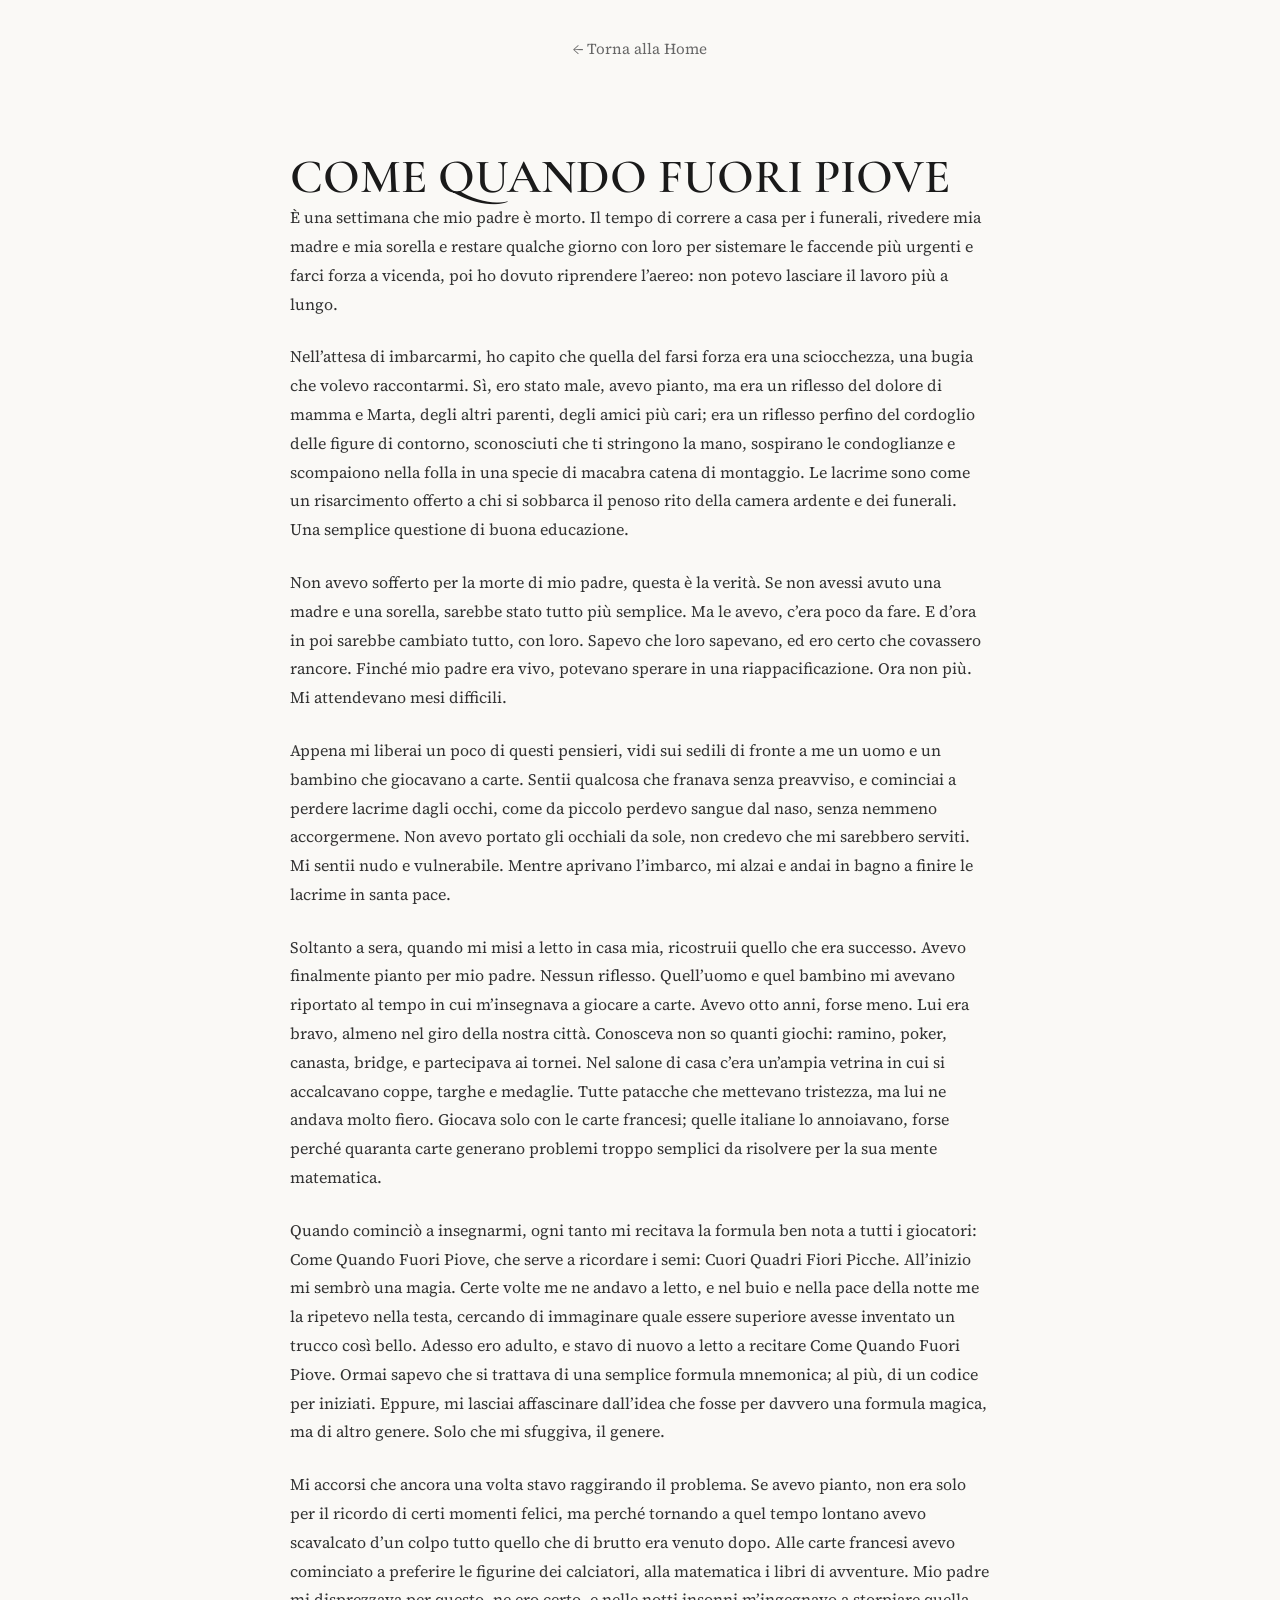
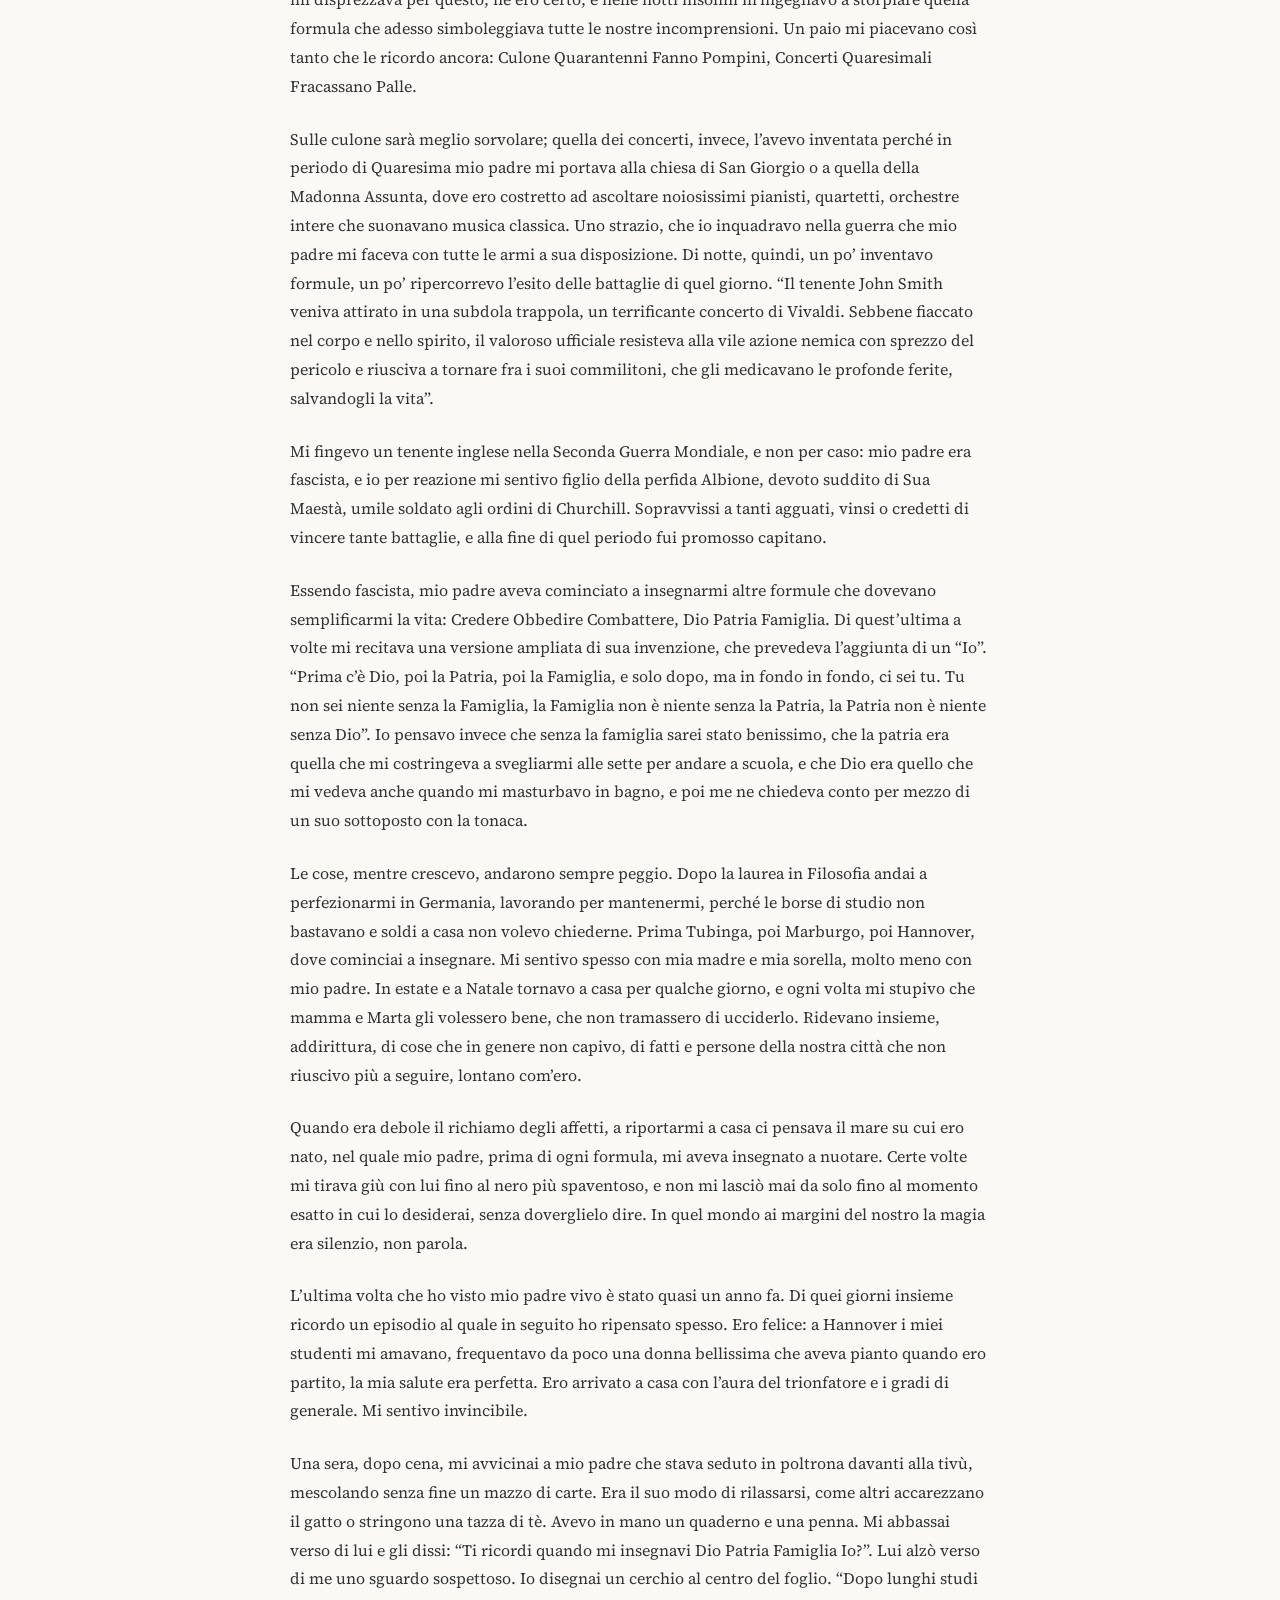
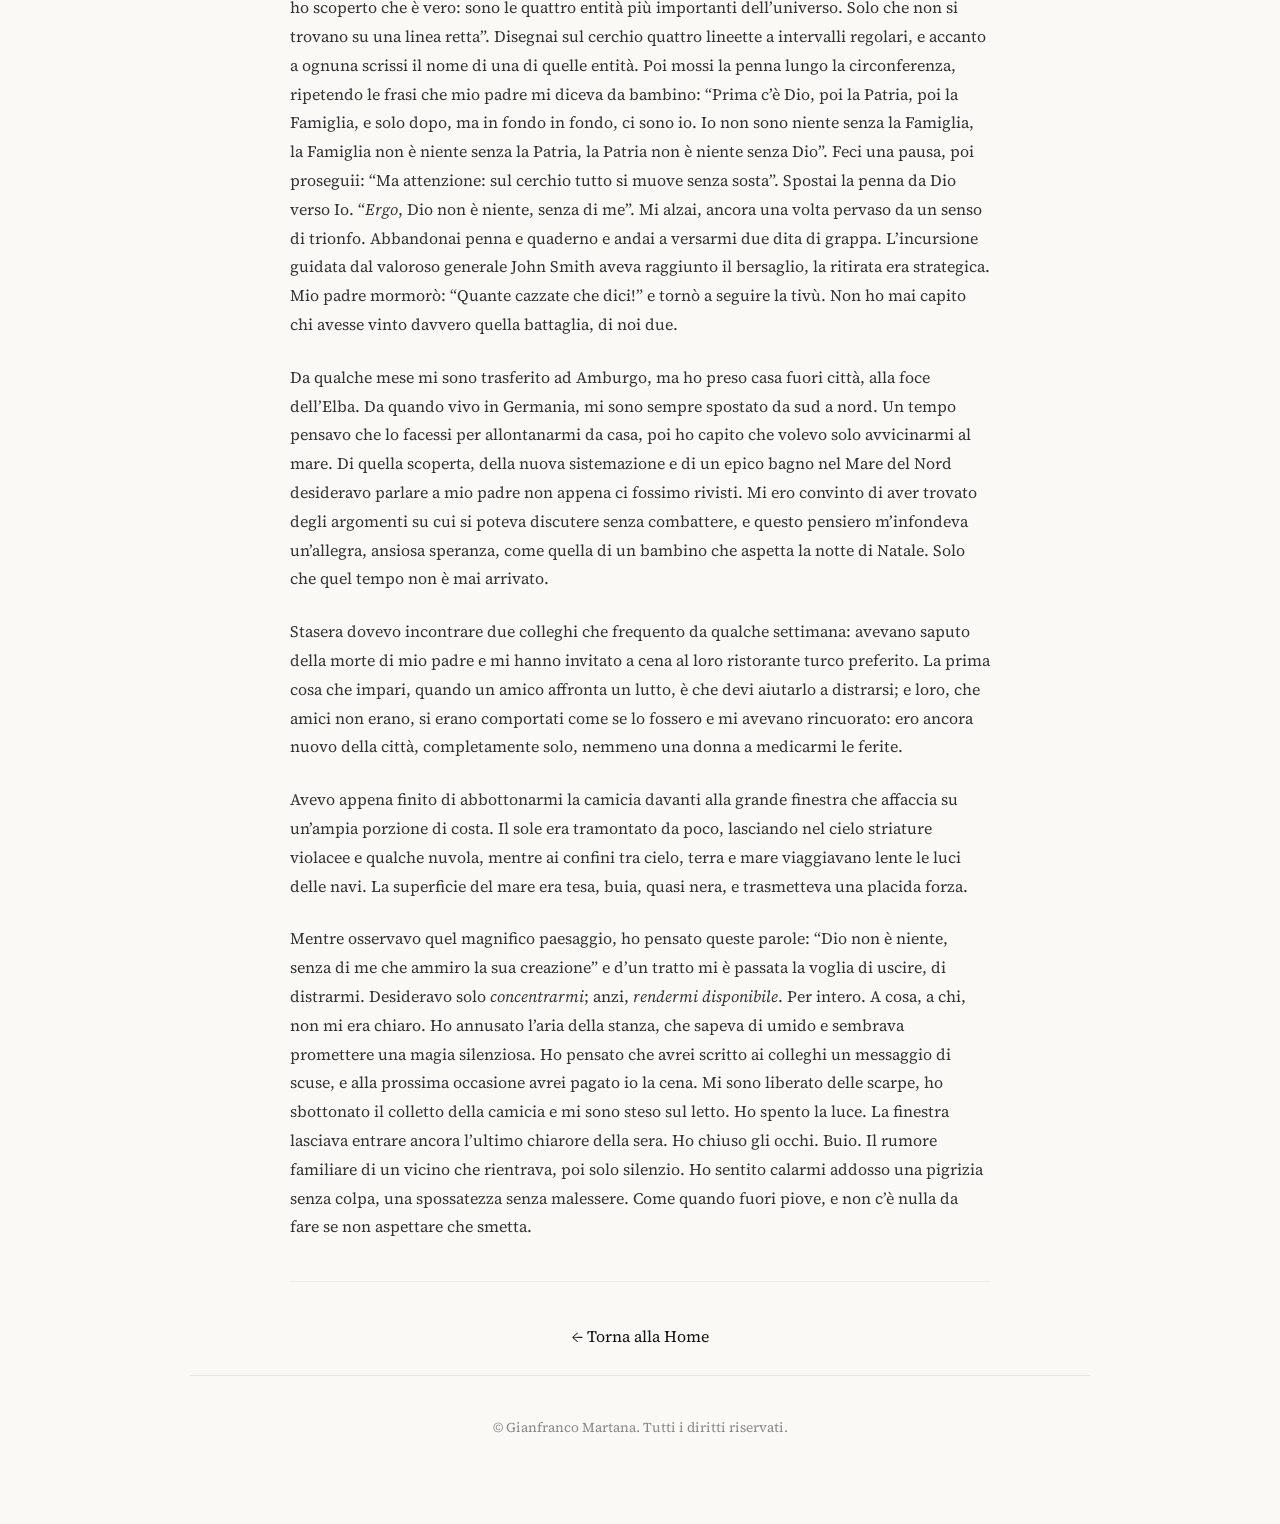
<file: bonus-story.html>
<!DOCTYPE html>
<html lang="it">
<head>
    <meta charset="UTF-8">
    <meta name="viewport" content="width=device-width, initial-scale=1.0">
    <title>Come Cuando Fuori Piove | Gianfranco Martana</title>
    <!-- Colleghiamo lo stesso identico foglio di stile del sito -->
    <link rel="stylesheet" href="css/style.css">
    <!-- Google Fonts per mantenere la stessa tipografia -->
    <link rel="preconnect" href="https://fonts.googleapis.com">
    <link rel="preconnect" href="https://fonts.gstatic.com" crossorigin>
    <link href="https://fonts.googleapis.com/css2?family=Cormorant+Garamond:ital,wght@0,500;0,700;1,500&family=Source+Serif+4:ital,wght@0,400;0,500;1,400&display=swap" rel="stylesheet">
</head>
<body>

    <header>
        <!-- Un piccolo link per tornare comodamente alla Home del sito -->
        <nav>
            <ul>
                <li><a href="index.html">← Torna alla Home</a></li>
            </ul>
        </nav>
    </header>

    <main>
        <article class="content" style="margin: 0 auto; padding-top: 40px;">
            <!-- Come Quando Fuori Piove -->
            <h1 style="font-family: 'Cormorant Garamond', serif; font-size: 3rem; text-align: left; white-space: normal; margin-bottom: 5px;">
                Come Quando Fuori Piove
            </h1>
            
            

            <!-- Testo del Racconto (diviso in paragrafi con <p>) -->
            <p>È una settimana che mio padre è morto. Il tempo di correre a casa per i funerali, rivedere mia madre e mia sorella e restare qualche giorno con loro per sistemare le faccende più urgenti e farci forza a vicenda, poi ho dovuto riprendere l’aereo: non potevo lasciare il lavoro più a lungo. </p><p>Nell’attesa di imbarcarmi, ho capito che quella del farsi forza era una sciocchezza, una bugia che volevo raccontarmi. Sì, ero stato male, avevo pianto, ma era un riflesso del dolore di mamma e Marta, degli altri parenti, degli amici più cari; era un riflesso perfino del cordoglio delle figure di contorno, sconosciuti che ti stringono la mano, sospirano le condoglianze e scompaiono nella folla in una specie di macabra catena di montaggio. Le lacrime sono come un risarcimento offerto a chi si sobbarca il penoso rito della camera ardente e dei funerali. Una semplice questione di buona educazione. </p><p>Non avevo sofferto per la morte di mio padre, questa è la verità. Se non avessi avuto una madre e una sorella, sarebbe stato tutto più semplice. Ma le avevo, c’era poco da fare. E d’ora in poi sarebbe cambiato tutto, con loro. Sapevo che loro sapevano, ed ero certo che covassero rancore. Finché mio padre era vivo, potevano sperare in una riappacificazione. Ora non più. Mi attendevano mesi difficili.</p><p>Appena mi liberai un poco di questi pensieri, vidi sui sedili di fronte a me un uomo e un bambino che giocavano a carte. Sentii qualcosa che franava senza preavviso, e cominciai a perdere lacrime dagli occhi, come da piccolo perdevo sangue dal naso, senza nemmeno accorgermene. Non avevo portato gli occhiali da sole, non credevo che mi sarebbero serviti. Mi sentii nudo e vulnerabile. Mentre aprivano l’imbarco, mi alzai e andai in bagno a finire le lacrime in santa pace.</p><p>Soltanto a sera, quando mi misi a letto in casa mia, ricostruii quello che era successo. Avevo finalmente pianto per mio padre. Nessun riflesso. Quell’uomo e quel bambino mi avevano riportato al tempo in cui m’insegnava a giocare a carte. Avevo otto anni, forse meno. Lui era bravo, almeno nel giro della nostra città. Conosceva non so quanti giochi: ramino, poker, canasta, bridge, e partecipava ai tornei. Nel salone di casa c’era un’ampia vetrina in cui si accalcavano coppe, targhe e medaglie. Tutte patacche che mettevano tristezza, ma lui ne andava molto fiero. Giocava solo con le carte francesi; quelle italiane lo annoiavano, forse perché quaranta carte generano problemi troppo semplici da risolvere per la sua mente matematica. </p><p>Quando cominciò a insegnarmi, ogni tanto mi recitava la formula ben nota a tutti i giocatori: Come Quando Fuori Piove, che serve a ricordare i semi: Cuori Quadri Fiori Picche. All’inizio mi sembrò una magia. Certe volte me ne andavo a letto, e nel buio e nella pace della notte me la ripetevo nella testa, cercando di immaginare quale essere superiore avesse inventato un trucco così bello. Adesso ero adulto, e stavo di nuovo a letto a recitare Come Quando Fuori Piove. Ormai sapevo che si trattava di una semplice formula mnemonica; al più, di un codice per iniziati. Eppure, mi lasciai affascinare dall’idea che fosse per davvero una formula magica, ma di altro genere. Solo che mi sfuggiva, il genere.</p><p>Mi accorsi che ancora una volta stavo raggirando il problema. Se avevo pianto, non era solo per il ricordo di certi momenti felici, ma perché tornando a quel tempo lontano avevo scavalcato d’un colpo tutto quello che di brutto era venuto dopo. Alle carte francesi avevo cominciato a preferire le figurine dei calciatori, alla matematica i libri di avventure. Mio padre mi disprezzava per questo, ne ero certo, e nelle notti insonni m’ingegnavo a storpiare quella formula che adesso simboleggiava tutte le nostre incomprensioni. Un paio mi piacevano così tanto che le ricordo ancora: Culone Quarantenni Fanno Pompini, Concerti Quaresimali Fracassano Palle.</p><p>Sulle culone sarà meglio sorvolare; quella dei concerti, invece, l’avevo inventata perché in periodo di Quaresima mio padre mi portava alla chiesa di San Giorgio o a quella della Madonna Assunta, dove ero costretto ad ascoltare noiosissimi pianisti, quartetti, orchestre intere che suonavano musica classica. Uno strazio, che io inquadravo nella guerra che mio padre mi faceva con tutte le armi a sua disposizione. Di notte, quindi, un po’ inventavo formule, un po’ ripercorrevo l’esito delle battaglie di quel giorno. “Il tenente John Smith veniva attirato in una subdola trappola, un terrificante concerto di Vivaldi. Sebbene fiaccato nel corpo e nello spirito, il valoroso ufficiale resisteva alla vile azione nemica con sprezzo del pericolo e riusciva a tornare fra i suoi commilitoni, che gli medicavano le profonde ferite, salvandogli la vita”. </p><p>Mi fingevo un tenente inglese nella Seconda Guerra Mondiale, e non per caso: mio padre era fascista, e io per reazione mi sentivo figlio della perfida Albione, devoto suddito di Sua Maestà, umile soldato agli ordini di Churchill. Sopravvissi a tanti agguati, vinsi o credetti di vincere tante battaglie, e alla fine di quel periodo fui promosso capitano.</p><p>Essendo fascista, mio padre aveva cominciato a insegnarmi altre formule che dovevano semplificarmi la vita: Credere Obbedire Combattere, Dio Patria Famiglia. Di quest’ultima a volte mi recitava una versione ampliata di sua invenzione, che prevedeva l’aggiunta di un “Io”. “Prima c’è Dio, poi la Patria, poi la Famiglia, e solo dopo, ma in fondo in fondo, ci sei tu. Tu non sei niente senza la Famiglia, la Famiglia non è niente senza la Patria, la Patria non è niente senza Dio”. Io pensavo invece che senza la famiglia sarei stato benissimo, che la patria era quella che mi costringeva a svegliarmi alle sette per andare a scuola, e che Dio era quello che mi vedeva anche quando mi masturbavo in bagno, e poi me ne chiedeva conto per mezzo di un suo sottoposto con la tonaca.</p><p>Le cose, mentre crescevo, andarono sempre peggio. Dopo la laurea in Filosofia andai a perfezionarmi in Germania, lavorando per mantenermi, perché le borse di studio non bastavano e soldi a casa non volevo chiederne. Prima Tubinga, poi Marburgo, poi Hannover, dove cominciai a insegnare. Mi sentivo spesso con mia madre e mia sorella, molto meno con mio padre. In estate e a Natale tornavo a casa per qualche giorno, e ogni volta mi stupivo che mamma e Marta gli volessero bene, che non tramassero di ucciderlo. Ridevano insieme, addirittura, di cose che in genere non capivo, di fatti e persone della nostra città che non riuscivo più a seguire, lontano com’ero.</p><p>Quando era debole il richiamo degli affetti, a riportarmi a casa ci pensava il mare su cui ero nato, nel quale mio padre, prima di ogni formula, mi aveva insegnato a nuotare. Certe volte mi tirava giù con lui fino al nero più spaventoso, e non mi lasciò mai da solo fino al momento esatto in cui lo desiderai, senza doverglielo dire. In quel mondo ai margini del nostro la magia era silenzio, non parola.</p><p>L’ultima volta che ho visto mio padre vivo è stato quasi un anno fa. Di quei giorni insieme ricordo un episodio al quale in seguito ho ripensato spesso. Ero felice: a Hannover i miei studenti mi amavano, frequentavo da poco una donna bellissima che aveva pianto quando ero partito, la mia salute era perfetta. Ero arrivato a casa con l’aura del trionfatore e i gradi di generale. Mi sentivo invincibile.</p><p>Una sera, dopo cena, mi avvicinai a mio padre che stava seduto in poltrona davanti alla tivù, mescolando senza fine un mazzo di carte. Era il suo modo di rilassarsi, come altri accarezzano il gatto o stringono una tazza di tè. Avevo in mano un quaderno e una penna. Mi abbassai verso di lui e gli dissi: “Ti ricordi quando mi insegnavi Dio Patria Famiglia Io?”. Lui alzò verso di me uno sguardo sospettoso. Io disegnai un cerchio al centro del foglio. “Dopo lunghi studi ho scoperto che è vero: sono le quattro entità più importanti dell’universo. Solo che non si trovano su una linea retta”. Disegnai sul cerchio quattro lineette a intervalli regolari, e accanto a ognuna scrissi il nome di una di quelle entità. Poi mossi la penna lungo la circonferenza, ripetendo le frasi che mio padre mi diceva da bambino: “Prima c’è Dio, poi la Patria, poi la Famiglia, e solo dopo, ma in fondo in fondo, ci sono io. Io non sono niente senza la Famiglia, la Famiglia non è niente senza la Patria, la Patria non è niente senza Dio”. Feci una pausa, poi proseguii: “Ma attenzione: sul cerchio tutto si muove senza sosta”. Spostai la penna da Dio verso Io. “<em>Ergo</em>, Dio non è niente, senza di me”. Mi alzai, ancora una volta pervaso da un senso di trionfo. Abbandonai penna e quaderno e andai a versarmi due dita di grappa. L’incursione guidata dal valoroso generale John Smith aveva raggiunto il bersaglio, la ritirata era strategica. Mio padre mormorò: “Quante cazzate che dici!” e tornò a seguire la tivù. Non ho mai capito chi avesse vinto davvero quella battaglia, di noi due.</p><p>Da qualche mese mi sono trasferito ad Amburgo, ma ho preso casa fuori città, alla foce dell’Elba. Da quando vivo in Germania, mi sono sempre spostato da sud a nord. Un tempo pensavo che lo facessi per allontanarmi da casa, poi ho capito che volevo solo avvicinarmi al mare. Di quella scoperta, della nuova sistemazione e di un epico bagno nel Mare del Nord desideravo parlare a mio padre non appena ci fossimo rivisti. Mi ero convinto di aver trovato degli argomenti su cui si poteva discutere senza combattere, e questo pensiero m’infondeva un’allegra, ansiosa speranza, come quella di un bambino che aspetta la notte di Natale. Solo che quel tempo non è mai arrivato.</p><p>Stasera dovevo incontrare due colleghi che frequento da qualche settimana: avevano saputo della morte di mio padre e mi hanno invitato a cena al loro ristorante turco preferito. La prima cosa che impari, quando un amico affronta un lutto, è che devi aiutarlo a distrarsi; e loro, che amici non erano, si erano comportati come se lo fossero e mi avevano rincuorato: ero ancora nuovo della città, completamente solo, nemmeno una donna a medicarmi le ferite.</p><p>Avevo appena finito di abbottonarmi la camicia davanti alla grande finestra che affaccia su un’ampia porzione di costa. Il sole era tramontato da poco, lasciando nel cielo striature violacee e qualche nuvola, mentre ai confini tra cielo, terra e mare viaggiavano lente le luci delle navi. La superficie del mare era tesa, buia, quasi nera, e trasmetteva una placida forza.</p><p>Mentre osservavo quel magnifico paesaggio, ho pensato queste parole: “Dio non è niente, senza di me che ammiro la sua creazione” e d’un tratto mi è passata la voglia di uscire, di distrarmi. Desideravo solo <em>concentrarmi</em>; anzi, <em>rendermi disponibile</em>. Per intero. A cosa, a chi, non mi era chiaro. Ho annusato l’aria della stanza, che sapeva di umido e sembrava promettere una magia silenziosa. Ho pensato che avrei scritto ai colleghi un messaggio di scuse, e alla prossima occasione avrei pagato io la cena. Mi sono liberato delle scarpe, ho sbottonato il colletto della camicia e mi sono steso sul letto. Ho spento la luce. La finestra lasciava entrare ancora l’ultimo chiarore della sera. Ho chiuso gli occhi. Buio. Il rumore familiare di un vicino che rientrava, poi solo silenzio. Ho sentito calarmi addosso una pigrizia senza colpa, una spossatezza senza malessere. Come quando fuori piove, e non c’è nulla da fare se non aspettare che smetta.</p>
        <!-- Fine del racconto -->
            
            
            <!-- Fine del racconto -->
            
            <!-- SPAZIATORE E LINK DI RITORNO CENTRATO -->
            <hr style="border: 0; border-top: 1px solid #eee; margin: 40px 0;">
            
            <p style="text-align: center;">
                <a href="index.html" style="font-family: 'Source Serif 4', serif; text-decoration: none; color: #111; font-weight: 400;">
                    ← Torna alla Home
                </a>
            </p>

        </article>
    </main>

    <footer>
        <p>© Gianfranco Martana. Tutti i diritti riservati.</p>
    </footer>

</body>
</html>
</file>
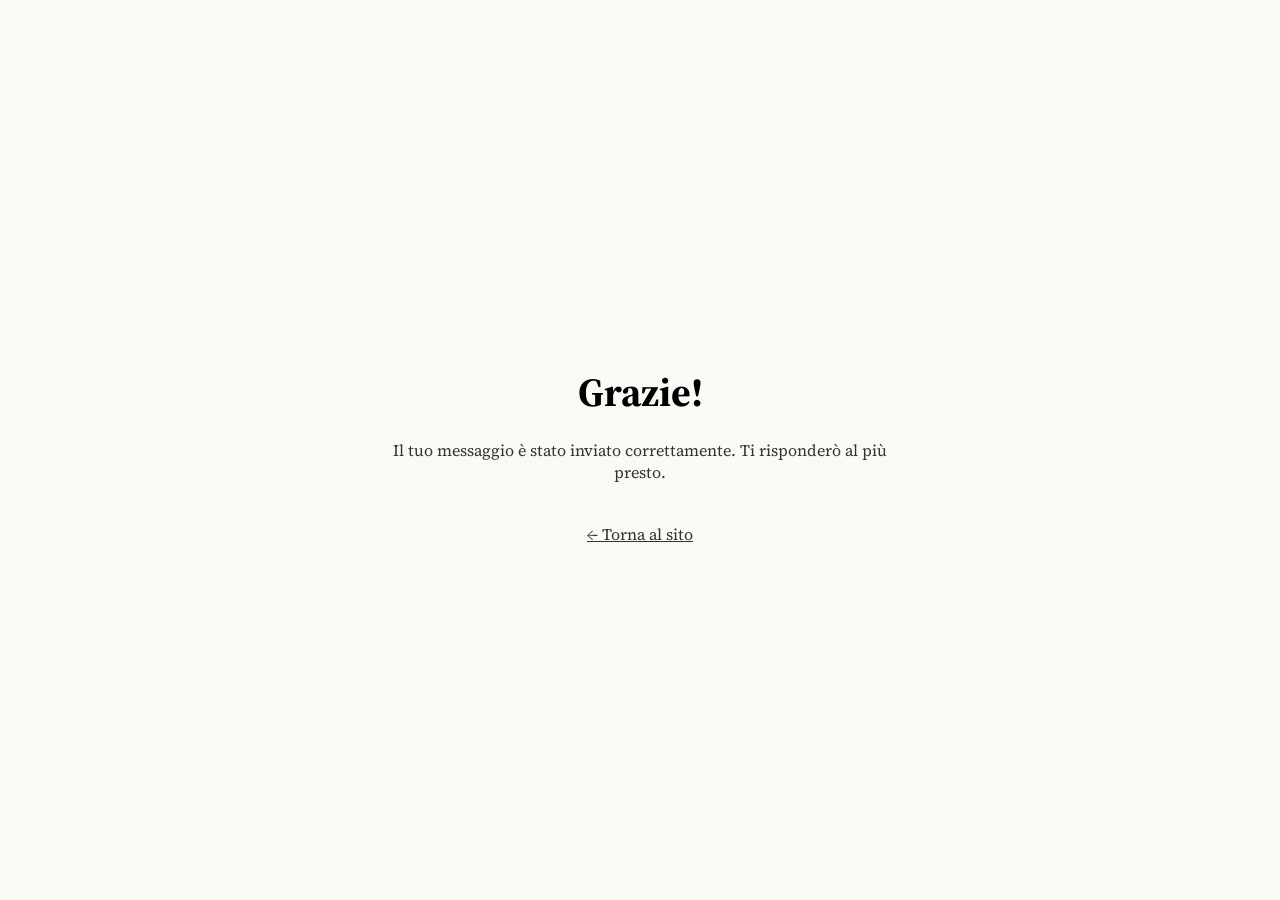
<file: grazie.html>
<!DOCTYPE html>
<html lang="it">
<head>
    <meta charset="UTF-8">
    <meta name="viewport" content="width=device-width, initial-scale=1.0">
    <title>Grazie — Gianfranco Martana</title>
    <link href="https://fonts.googleapis.com/css2?family=Source+Serif+4:ital,opsz,wght@0,8..60,400;0,8..60,600;0,8..60,700;1,8..60,400&display=swap" rel="stylesheet">
    <style>
        body {
            font-family: 'Source Serif 4', Georgia, serif;
            background: #faf9f6;
            color: #333;
            display: flex;
            justify-content: center;
            align-items: center;
            height: 100vh;
            margin: 0;
            text-align: center;
        }
        .messaggio {
            max-width: 500px;
            padding: 20px;
        }
        h1 { font-family: 'Source Serif 4', Georgia, serif; font-size: 2.5rem; margin-bottom: 20px; color: #000; }
        a { color: #333; text-decoration: underline; }
    </style>
</head>
<body>
    <div class="messaggio">
        <h1>Grazie!</h1>
        <p>Il tuo messaggio è stato inviato correttamente. Ti risponderò al più presto.</p>
        <p style="margin-top: 40px;"><a href="index.html">&larr; Torna al sito</a></p>
    </div>
</body>
</html>
</file>
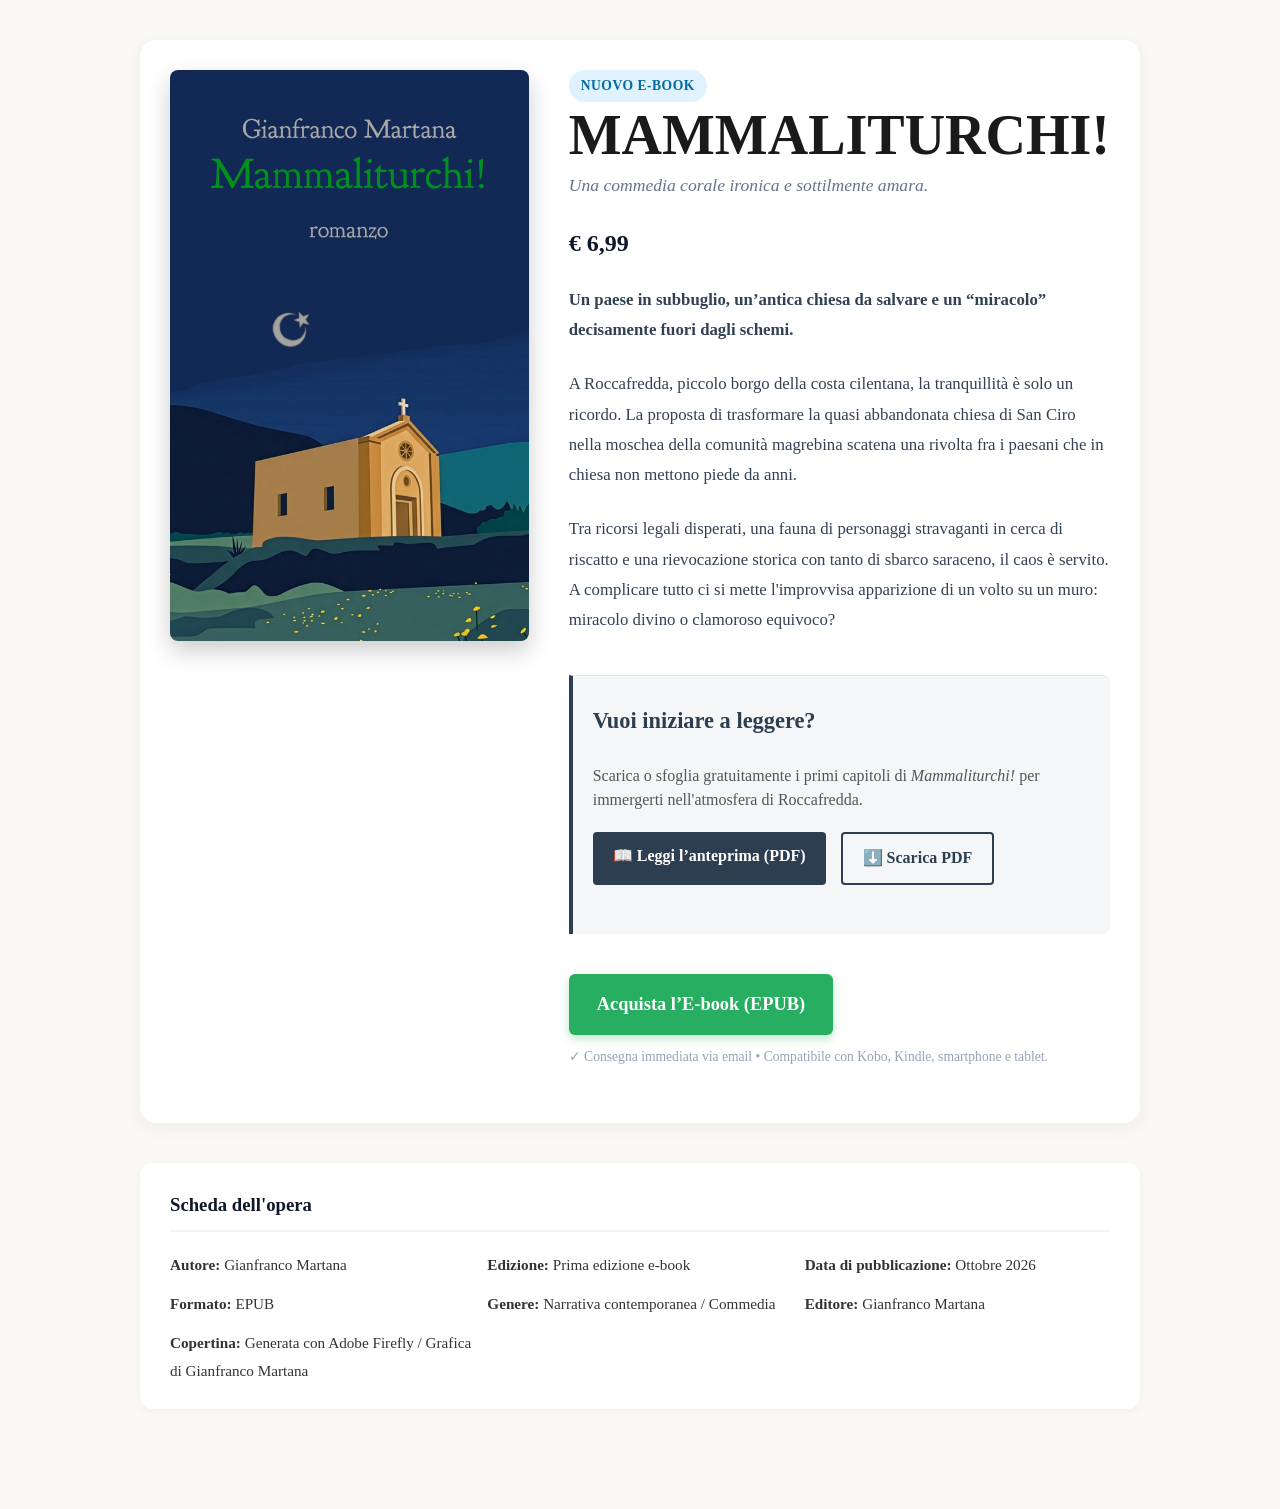
<file: mammaliturchi.html>
<!DOCTYPE html>
<html lang="it">
<head>
  <meta charset="UTF-8">
  <meta name="viewport" content="width=device-width, initial-scale=1.0">
  <title>Mammaliturchi! — E-book di Gianfranco Martana</title>
  <meta name="description" content="Mammaliturchi! — Una travolgente commedia corale ambientata nel Cilento. Acquista l'e-book in formato EPUB.">
  
  <style>
    /* Stili base per la pagina */
    body {
      font-family: system-ui, -apple-system, BlinkMacSystemFont, "Segoe UI", Roboto, Helvetica, Arial, sans-serif;
      line-height: 1.6;
      color: #334155;
      background-color: #f8fafc;
      margin: 0;
      padding: 0;
    }

    .container {
      max-width: 1000px;
      margin: 0 auto;
      padding: 40px 20px;
    }

    /* Struttura principale a 2 colonne (Copertina + Dettagli) */
    .book-hero {
      display: flex;
      flex-direction: column;
      gap: 40px;
      background-color: #ffffff;
      padding: 30px;
      border-radius: 16px;
      box-shadow: 0 4px 20px rgba(0, 0, 0, 0.06);
    }

    @media (min-width: 768px) {
      .book-hero {
        flex-direction: row;
        align-items: flex-start;
      }
    }

    /* Colonna Copertina */
    .book-cover {
      flex: 1;
      text-align: center;
    }

    .book-cover img {
      max-width: 100%;
      height: auto;
      border-radius: 8px;
      box-shadow: 0 10px 25px rgba(0, 0, 0, 0.2);
    }

    /* Colonna Informazioni e Sinossi */
    .book-details {
      flex: 1.5;
    }

    .tagline {
      display: inline-block;
      background-color: #e0f2fe;
      color: #0369a1;
      font-size: 0.85rem;
      font-weight: 700;
      padding: 4px 12px;
      border-radius: 20px;
      text-transform: uppercase;
      letter-spacing: 0.5px;
      margin-bottom: 10px;
    }

    h1 {
      font-size: 2.2rem;
      color: #0f172a;
      margin: 0 0 5px 0;
    }

    .subtitle {
      font-size: 1.1rem;
      font-style: italic;
      color: #64748b;
      margin-bottom: 20px;
    }

    .price-tag {
      font-size: 1.5rem;
      font-weight: bold;
      color: #0f172a;
      margin-bottom: 20px;
    }

    .synopsis {
      font-size: 1.05rem;
      color: #334155;
      margin-bottom: 30px;
    }

    /* Stile per il pulsante d'acquisto Payhip */
    .payhip-buy-button {
      background-color: #d9534f !important;
      color: #ffffff !important;
      font-size: 1.1rem !important;
      font-weight: 700 !important;
      padding: 16px 32px !important;
      border-radius: 8px !important;
      text-decoration: none !important;
      display: inline-block !important;
      box-shadow: 0 4px 12px rgba(217, 83, 79, 0.3);
      transition: transform 0.2s ease, background-color 0.2s ease;
    }

    .payhip-buy-button:hover {
      background-color: #c9302c !important;
      transform: translateY(-2px);
    }

    .compatibility-note {
      font-size: 0.85rem;
      color: #94a3b8;
      margin-top: 10px;
    }

    /* Sezione Dettagli Tecnici e Colophon */
    .tech-specs {
      margin-top: 40px;
      background-color: #ffffff;
      padding: 25px 30px;
      border-radius: 12px;
      box-shadow: 0 2px 10px rgba(0,0,0,0.04);
    }

    .tech-specs h3 {
      margin-top: 0;
      color: #0f172a;
      border-bottom: 2px solid #f1f5f9;
      padding-bottom: 8px;
    }

    .tech-specs ul {
      list-style: none;
      padding: 0;
      margin: 0;
      display: grid;
      grid-template-columns: repeat(auto-fit, minmax(250px, 1fr));
      gap: 12px;
    }

    .tech-specs li {
      font-size: 0.95rem;
    }
  </style>

  <!-- Script SDK Payhip per l'apertura del Pop-up Overlay -->
  <script type="text/javascript" src="https://payhip.com/payhip.js"></script>
<link rel="stylesheet" href="css/style.css">
</head>
<body>

  <div class="container">
    
    <div class="book-hero">
      
      <!-- Copertina -->
      <div class="book-cover">
        <img src="/images/copertina.jpg" alt="Copertina Mammaliturchi! - Gianfranco Martana">
      </div>

      <!-- Dettagli Prodotto -->
      <div class="book-details">
        <span class="tagline">Nuovo E-book</span>
        <h1>Mammaliturchi!</h1>
        <p class="subtitle">Una commedia corale ironica e sottilmente amara.</p>

        <div class="price-tag">€ 6,99</div>

        <div class="synopsis">
          <p><strong>Un paese in subbuglio, un’antica chiesa da salvare e un “miracolo” decisamente fuori dagli schemi.</strong></p>
          <p>A Roccafredda, piccolo borgo della costa cilentana, la tranquillità è solo un ricordo. La proposta di trasformare la quasi abbandonata chiesa di San Ciro nella moschea della comunità magrebina scatena una rivolta fra i paesani che in chiesa non mettono piede da anni.</p>
          <p>Tra ricorsi legali disperati, una fauna di personaggi stravaganti in cerca di riscatto e una rievocazione storica con tanto di sbarco saraceno, il caos è servito. A complicare tutto ci si mette l'improvvisa apparizione di un volto su un muro: miracolo divino o clamoroso equivoco?</p>
        </div>
<!-- SEZIONE ANTEPRIMA / ESTRATTO GRATUITO -->
<section class="estratto-section">
    <div class="estratto-container">
        <h3>Vuoi iniziare a leggere?</h3>
        <p>Scarica o sfoglia gratuitamente i primi capitoli di <em>Mammaliturchi!</em> per immergerti nell'atmosfera di Roccafredda.</p>
        
        <div class="estratto-buttons">
            <!-- Apre il PDF in una nuova scheda del browser -->
            <a href="docs/estratto-mammaliturchi.pdf" target="_blank" rel="noopener" class="btn-estratto">
                📖 Leggi l’anteprima (PDF)
            </a>
            
            <!-- (Opzionale) Forza il download diretto del file -->
            <a href="docs/estratto-mammaliturchi.pdf" download class="btn-estratto-download">
                ⬇️ Scarica PDF
            </a>
        </div>
    </div>
    <p></p>
</section>
        <!-- PULSANTE D'ACQUISTO PAYHIP -->
        <!-- Sostituisci "IL_TUO_CODICE" con il codice che trovi nella dashboard Payhip sotto Share/Embed -->
       <a href="https://payhip.com/b/KtiO8" target="_blank" rel="noopener" class="btn-acquista">
    Acquista l’E-book (EPUB)
</a>
        
        <p class="compatibility-note">✓ Consegna immediata via email • Compatibile con Kobo, Kindle, smartphone e tablet.</p>
      </div>

    </div>

    <!-- Scheda Tecnica e Crediti -->
    <div class="tech-specs">
      <h3>Scheda dell'opera</h3>
      <ul>
        <li><strong>Autore:</strong> Gianfranco Martana</li>
        <li><strong>Edizione:</strong> Prima edizione e-book</li>
    <li><strong>Data di pubblicazione:</strong> Ottobre 2026</li>
        <li><strong>Formato:</strong> EPUB  </li>
        <li><strong>Genere:</strong> Narrativa contemporanea / Commedia</li>
        <li><strong>Editore:</strong> Gianfranco Martana</li>
        <li><strong>Copertina:</strong> Generata con Adobe Firefly / Grafica di Gianfranco Martana</li>
      </ul>
    </div>

  </div>

</body>
</html>
</file>
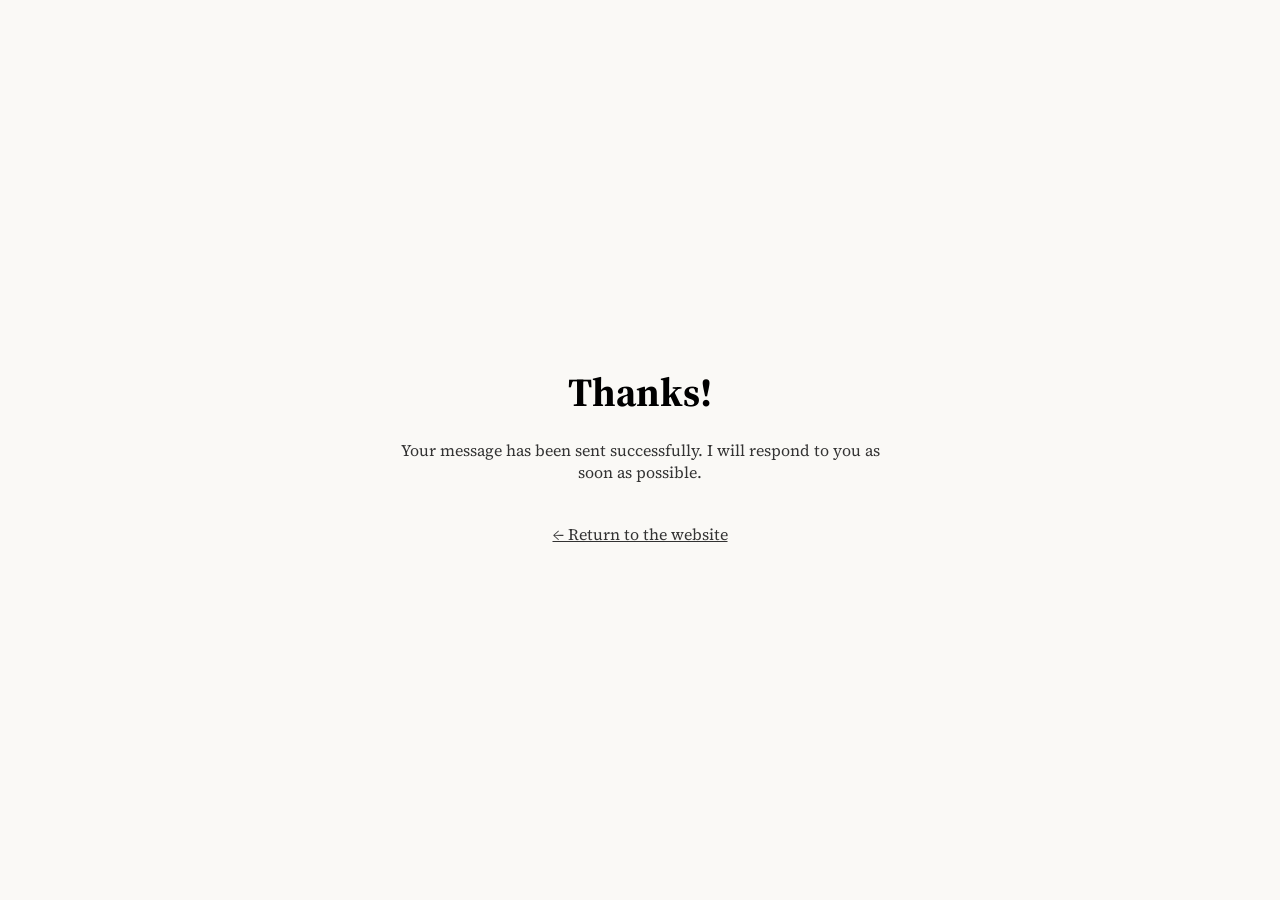
<file: en/thanks.html>
<!DOCTYPE html>
<html lang="en">
<head>
    <meta charset="UTF-8">
    <meta name="viewport" content="width=device-width, initial-scale=1.0">
    <title>Thanks — Gianfranco Martana</title>
    <link href="https://fonts.googleapis.com/css2?family=Source+Serif+4:ital,opsz,wght@0,8..60,400;0,8..60,600;0,8..60,700;1,8..60,400&display=swap" rel="stylesheet">
    <style>
        body {
            font-family: 'Source Serif 4', Georgia, serif;
            background: #faf9f6;
            color: #333;
            display: flex;
            justify-content: center;
            align-items: center;
            height: 100vh;
            margin: 0;
            text-align: center;
        }
        .messaggio {
            max-width: 500px;
            padding: 20px;
        }
        h1 { font-family: 'Source Serif 4', Georgia, serif; font-size: 2.5rem; margin-bottom: 20px; color: #000; }
        a { color: #333; text-decoration: underline; }
    </style>
</head>
<body>
    <div class="messaggio">
        <h1>Thanks!</h1>
        <p>Your message has been sent successfully. I will respond to you as soon as possible.</p>
        <p style="margin-top: 40px;"><a href="index.html">&larr; Return to the website</a></p>
    </div>
</body>
</html>
</file>
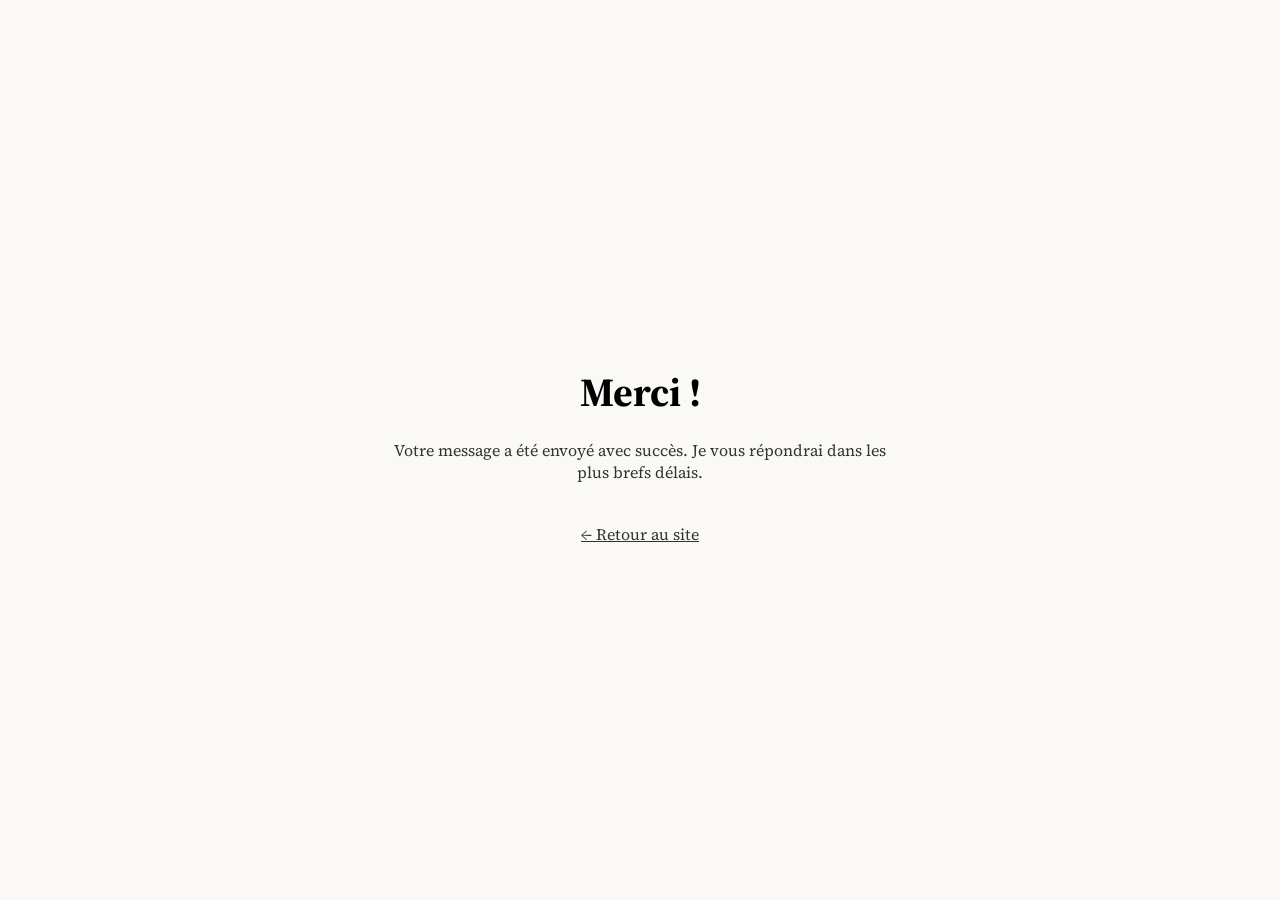
<file: fr/merci.html>
<!DOCTYPE html>
<html lang="fr">
<head>
    <meta charset="UTF-8">
    <meta name="viewport" content="width=device-width, initial-scale=1.0">
    <title>Merci — Gianfranco Martana</title>
    <link href="https://fonts.googleapis.com/css2?family=Source+Serif+4:ital,opsz,wght@0,8..60,400;0,8..60,600;0,8..60,700;1,8..60,400&display=swap" rel="stylesheet">
    <style>
        body {
            font-family: 'Source Serif 4', Georgia, serif;
            background: #faf9f6;
            color: #333;
            display: flex;
            justify-content: center;
            align-items: center;
            height: 100vh;
            margin: 0;
            text-align: center;
        }
        .messaggio {
            max-width: 500px;
            padding: 20px;
        }
        h1 { font-family: 'Source Serif 4', Georgia, serif; font-size: 2.5rem; margin-bottom: 20px; color: #000; }
        a { color: #333; text-decoration: underline; }
    </style>
</head>
<body>
    <div class="messaggio">
        <h1>Merci !</h1>
        <p>Votre message a été envoyé avec succès. Je vous répondrai dans les plus brefs délais.</p>
        <p style="margin-top: 40px;"><a href="index.html">&larr; Retour au site</a></p>
    </div>
</body>
</html>
</file>
<file: css/style.css>
html {
  scroll-behavior: smooth;
  scroll-padding-top: 70px; /* Perfetto per dare spazio quando si clicca sui link */
}

/* ==========================================================================
   PAGINA E TIPOGRAFIA
   ========================================================================== */

body {
    font-family: 'Source Serif 4', Georgia, serif;
    background: #faf9f6;
    color: #333;
    line-height: 1.8;
    margin: 0;
    padding-bottom: 60px;
}

h1, h2 {
    font-family: 'Source Serif 4', Georgia, serif;
    font-weight: 500;
    margin: 0;
}

h1 {
    font-size: 3.5rem;
    margin-bottom: 10px;
}

h2 {
    font-size: 2.2rem;
    margin-bottom: 30px;
}

p {
    margin-top: 0;
    margin-bottom: 1.5rem;
}

/* ==========================================================================
   CONTENITORI (LAYOUT CENTRATO)
   ========================================================================== */

main,
header,
footer {
    width: 90%;
    max-width: 900px;
    margin: 0 auto;
}

/* ==========================================================================
   HEADER & MENU DI NAVIGAZIONE
   ========================================================================== */

header {
    padding-top: 20px; /* Ridotto per bilanciare lo sticky menu */
    padding-bottom: 40px;
}

nav {
  position: sticky;
  top: 0;
  z-index: 1000;
  background-color: #faf9f6;
  display: flex;
  justify-content: center; 
  width: 100%;             /* Cambiato da 100vw a 100% */
}

nav ul {
  display: flex;
  justify-content: center;
  gap: 30px; /* Leggermente ridotto per garantire compatibilità ovunque */
  font-size: 0.95rem;
  list-style: none;
  padding: 15px 0;
  margin: 0;
  width: 100%;
}

nav a {
    padding: 10px 15px;
    text-decoration: none;
    color: #666;
    transition: 0.2s;
}

nav a:hover {
    color: #000;
}

/* ==========================================================================
   SEZIONE HERO (INTRODUZIONE)
   ========================================================================== */

.hero {
    display: flex;
    justify-content: space-between;
    align-items: center;
    gap: 80px;
    margin-top: 40px;
}

.hero-text {
    flex: 1;
    text-align: left;
    max-width: 380px; /* MODIFICA: Limita la larghezza per costringere "MARTANA" ad andare sotto */
}

h1 {
    font-family: 'Source Serif 4', Georgia, serif;
    text-transform: uppercase; /* Per forzare il maiuscolo */
    
    /* MODIFICA FONDAMENTALE PER IL FONT */
    font-weight: 600;          /* Forza il peso Bold (o 600 per Semi-Bold) */
    
    /* ALTRE REGHE PER AVVICINARSI */
    font-size: 3.5rem;       /* MODIFICA: Ingrandito significativamente (prima era 1.5rem) */
    
    color: #1a1a1a;            /* Un nero quasi puro */
    margin-bottom: 10px;       /* MODIFICA: Un minimo di spazio prima della professione */
    line-height: 0.85 !important; /* MODIFICA: Portato a 1.1 (0.85 farebbe sovrapporre le due righe grandi) */
}

.professione {
    font-size: 2rem;
    color: #666;
    margin-top: 0;
    margin-bottom: 0;
}

.hero-photo {
    flex: 0 0 320px;
}

.hero-photo img {
    width: 100%;
    display: block;
    border-radius: 50%;
    object-fit: cover;
}
/* ==========================================================================
   SEZIONI DEL CORPO (MAIN)
   ========================================================================== */

section {
    padding: 80px 0;
    border-top: 1px solid #e5e4e1;
}

.content {
    max-width: 700px;
}

/* ==========================================================================
   PIÈ DI PAGINA
   ========================================================================== */

footer {
    text-align: center;
    font-size: 0.85rem;
    color: #888;
    padding-top: 40px;
    border-top: 1px solid #e5e4e1;
}

/* ==========================================================================
   SEZIONE OPERE SCELTE (GRID LAYOUT)
   ========================================================================== */

.opere-grid {
    display: grid;
    grid-template-columns: 1fr 1fr;
    gap: 90px;
    margin-top: 80px;
}

.opera-card {
    display: flex;
    flex-direction: column;
}

.opera-image {
    width: 100%;
    margin-bottom: 25px;
}

.opera-image img {
    width: 100%;
    height: auto;
    display: block;
    box-shadow: 0 4px 15px rgba(0, 0, 0, 0.05);
}

.opera-info h3 {
    font-family: 'Source Serif 4', Georgia, serif;
    font-size: 1.5rem;
    font-weight: 600;
    line-height: 1.3;
    margin-bottom: 15px;
    color: #000;
}

.opera-info p {
    font-size: 1.05rem;
    line-height: 1.7;
    color: #333;
    margin-bottom: 25px;
}

.opera-link {
    font-family: 'Source Serif 4', Georgia, serif;
    color: #000;
    text-decoration: underline;
    font-weight: 500;
    transition: color 0.2s ease;
}

.opera-link:hover {
    color: #666;
}

/* ==========================================================================
   SEZIONE TACCUINO / OFFICINA (Versione Aggiornata)
   ========================================================================== */
.taccuino-container {
    display: none !important;
       width: 100%;             /* Forza la sezione a prendersi tutta la larghezza */
    max-width: 1200px;       /* Allineato al max-width che abbiamo usato per il menu */
    margin: 60px auto;       /* Centra la sezione nella pagina e dà respiro verticale */
    padding: 0 20px;
    box-sizing: border-box;  /* Evita sforamenti strani */
}

.sezione-titolo {
    font-family: 'Source Serif 4', serif;
    font-size: 2rem;
    margin-bottom: 30px;
    text-align: left;
    width: 100%;
}

/* Griglia a due colonne forzata ed equilibrata */
.taccuino-grid {
    display: grid;
    grid-template-columns: repeat(2, 1fr); /* Crea 2 colonne perfettamente uguali (50% ciascuna) */
    gap: 40px;                             /* Spazio tra le due colonne */
    width: 100%;
    align-items: start;
}

.taccuino-card {
    background: #faf9f6; 
    border: 1px solid #e0dfdb;
    border-radius: 4px;
    overflow: hidden;
    padding-bottom: 15px;
    width: 100%;                           /* Spinge la card a occupare tutta la sua colonna */
    box-sizing: border-box;
}

/* FORZATURA FORMATO 3:2 PER LE FOTO */
.taccuino-img-wrapper {
    width: 100%;
    aspect-ratio: 3 / 2; /* Imposta rigidamente la proporzione 3:2 */
    overflow: hidden;
}

.taccuino-img {
    width: 100%;
    height: 100%;
    object-fit: cover; /* Ritaglia l'immagine senza distorcerla */
    transition: transform 0.5s ease;
}

.taccuino-card:hover .taccuino-img {
    transform: scale(1.03); /* Leggerissimo effetto zoom al passaggio del mouse */
}

.taccuino-content {
    padding: 20px;
}

.taccuino-data {
    font-family: sans-serif;
    font-size: 0.8rem;
    color: #888;
    text-transform: uppercase;
    letter-spacing: 1px;
}

.taccuino-titolo {
    font-family: 'Source Serif 4', serif;
    font-size: 1.4rem;
    margin: 8px 0 15px 0;
    color: #111;
}

/* Gestione dell'effetto espansione nativo */
.taccuino-details {
    font-family: 'Source Serif 4', serif;
    font-size: 1.05rem;
    line-height: 1.6;
    color: #444;
}

/* Rimuove la freccetta standard di Chrome/Safari */
.taccuino-details summary::-webkit-details-marker {
    display: none;
}
.taccuino-summary {
    list-style: none; /* Rimuove freccetta su Firefox */
    cursor: pointer;
    outline: none;
}

/* Il tasto per espandere */
.tasto-espandi {
    display: block;
    margin-top: 10px;
    font-family: sans-serif;
    font-size: 0.85rem;
    color: #000;
    font-weight: bold;
    text-transform: uppercase;
}

/* Quando il menu è aperto, cambiamo il testo (opzionale tramite CSS avanzato, 
   o semplicemente indichiamo visivamente che si è aperto) */
.taccuino-details[open] .tasto-espandi {
    content: "[ Chiudi ]";
    opacity: 0.5;
}

.taccuino-testo-completo {
    margin-top: 15px;
    padding-top: 15px;
    border-top: 1px dashed #e0dfdb;
}

/* --- ADATTAMENTO MOBILE PER IL TACCUINO --- */
@media (max-width: 768px) {
    .taccuino-grid {
        grid-template-columns: 1fr; /* Una colonna sola su smartphone */
        gap: 30px;
    }
}

/* ==========================================================================
   MODULO DI CONTATTO MINIMAL (STILE TALLY)
   ========================================================================== */

.contatti-form {
    margin-top: 35px;
    display: flex;
    flex-direction: column;
    gap: 16px;
    max-width: 600px;
}

.form-group {
    display: flex;
    flex-direction: column;
}

.form-group input,
.form-group textarea {
    font-family: 'Source Serif 4', Georgia, serif;
    font-size: 1.05rem;
    padding: 16px 20px;
    border: 1px solid #e0dfdb;
    background-color: #fff;
    border-radius: 14px;
    transition: all 0.2s ease;
    width: 100%;
    box-sizing: border-box;
    color: #333;
}

.form-group input::placeholder,
.form-group textarea::placeholder {
    color: #999;
}

.form-group input:focus,
.form-group textarea:focus {
    border-color: #888;
    outline: none;
    box-shadow: 0 0 0 3px rgba(0, 0, 0, 0.02);
}

.btn-invia {
    font-family: 'Source Serif 4', Georgia, serif;
    font-size: 1.05rem;
    font-weight: 600;
    background-color: #0f172a;
    color: #fff;
    padding: 12px 28px;
    border: none;
    border-radius: 12px;
    cursor: pointer;
    align-self: flex-start;
    transition: background-color 0.2s ease, transform 0.1s ease;
    margin-top: 10px;
}

.btn-invia:hover {
    background-color: #000;
}

.btn-invia:active {
    transform: scale(0.98);
}

.social-links {
    margin-top: 40px;
    display: flex;
    justify-content: flex-start; /* Allinea le icone a sinistra */
    gap: 25px;                   /* Crea uno spazio perfetto di 25 pixel tra un'icona e l'altra */
}

.social-links a {
    color: #333;
    font-size: 2rem;
    text-decoration: none;
    transition: color 0.2s ease, transform 0.2s ease;
    display: inline-block;
}

.social-links a:hover {
    color: #000;
    transform: scale(1.08);
}

/* ==========================================================================
   RESPONSIVE UNIFICATO (Per smartphone e schermi piccoli)
   ========================================================================== */
/* ==========================================================================
   STILI PER DISPOSITIVI MOBILI (Schermi fino a 768px)
   ========================================================================== */
/* ==========================================================================
   1. STILI PER DISPOSITIVI MOBILI (Schermi fino a 768px)
   ========================================================================== */
@media (max-width: 768px) {
    
    /* Il tuo nome su mobile */
    .hero-text h1 {
        font-size: 2.4rem !important;
        line-height: 0.9 !important;
        margin-bottom: 4px !important;
    }

    /* Il sottotitolo su mobile */
    .hero-text .sottotitolo {
        font-size: 1.3rem !important;
        margin-top: 0 !important;
        line-height: 1.2 !important;
        color: #666666 !important;
    }

    /* Forziamo il menu a resettare i vincoli dell'header e a spalmarsi sui bordi dello schermo */
    nav {
        position: sticky;
        top: 0;
        width: 100vw;
        margin-left: calc(-50vw + 50%); /* Sposta la striscia bianca da bordo a bordo */
        background-color: #faf9f6;
        box-sizing: border-box;
    }

    nav ul {
        padding: 10px 0;
        gap: 4px;             /* Spazio ultra-ottimizzato tra i link */
        justify-content: center;
        width: 100%;
        margin: 0;
    }

    nav a {
        padding: 6px 3px;     /* Riduce al minimo l'ingombro laterale invisibile */
        font-size: 0.75rem;   /* Dimensione ideale per schermi mobili */
        white-space: nowrap;  /* Impedisce tassativamente di andare a capo */
    }

    /* Sistemazione della sezione Hero (Foto sotto il Testo solo su MOBILE) */
    .hero {
        flex-direction: column;
        gap: 30px;
        margin-top: 20px;
    }

    .hero-photo {
        flex: 0 0 auto;
        width: 220px;
    }

    h1 {
        font-size: 2.2rem;
        white-space: normal;
    }

    .opere-grid {
        grid-template-columns: 1fr;
        gap: 40px;
        margin-top: 40px;
    }

} /* <-- QUESTA chiude correttamente TUTTE le regole mobili qui sopra */


/* ==========================================================================
   2. CAROUSEL SU SMARTPHONE
   ========================================================================== */
@media (max-width: 768px) {
    .opere-grid, .grid, .racconti-container {
        display: flex !important;
        overflow-x: auto !important;
        scroll-snap-type: x mandatory; 
        scroll-behavior: smooth;
        overscroll-behavior: none;
        -webkit-overflow-scrolling: auto; 
        scrollbar-width: none;
        padding: 15px 20px;
        gap: 20px;
    }

    .opere-grid::-webkit-scrollbar, 
    .grid::-webkit-scrollbar, 
    .racconti-container::-webkit-scrollbar {
        display: none;
    }

    .opera-card {
        flex: 0 0 82% !important;
        scroll-snap-align: center;
        scroll-snap-stop: always; 
        box-sizing: border-box;
        margin-bottom: 0 !important;
    }
}


/* ==========================================================================
   3. STILI GLOBALI (Validi per tutti i dispositivi)
   ========================================================================== */
.lang-switcher {
    font-family: 'Source Serif 4', serif;
    font-size: 0.9rem;
    letter-spacing: 1px;
    white-space: nowrap;
}

.lang-switcher a {
    text-decoration: none;
    color: #555;
    transition: color 0.3s ease;
}

.lang-switcher a:hover {
    color: #000;
}

.lang-switcher .active {
    font-weight: bold;
    color: #000;
}

/* Gestione Menu + Switch Lingua su Desktop */
nav {
    display: flex;
    justify-content: space-between; 
    align-items: center;
    width: 100%;
    max-width: 1200px; 
    margin: 0 auto;    
    padding: 15px 20px; 
    box-sizing: border-box; 
}

nav ul {
    display: flex;
    list-style: none;
    margin: 0;
    padding: 0;
    gap: 20px; 
}

/* ==========================================================================
   GESTIONE TENDINA "ALTRO"
   ========================================================================== */

/* Posizioniamo l'elemento contenitore */
.nav-dropdown {
    position: relative;
    display: inline-block;
}
/* Stilizziamo il bottone "Altro", uniformandolo perfettamente agli altri link */
.dropdown-trigger {
    background: none;
    border: none;
    font-family: inherit;
    font-size: inherit;
    color: #666; /* Il grigio originale dei tuoi link */
    padding: 0 0 0 15px; /* Aggiunge spazio a sinistra per staccarlo da "Contatti" */
    cursor: pointer;
    display: flex;
    align-items: center;
    gap: 4px;
    line-height: inherit; /* Forza la stessa altezza linea degli altri link */
    vertical-align: middle;
}

/* Cambia colore al passaggio del mouse sul bottone */
.dropdown-trigger:hover {
    color: #000;
}

/* Configurazione del menu a tendina (Inizialmente nascosto e verticale) */
.dropdown-menu {
    display: none; /* Nasconde il menu di base */
    position: absolute;
    top: 100%;
    left: 50%;
    transform: translateX(-50%);
    background-color: #faf9f6; /* Sfondo panna chiaro */
    min-width: 160px;
    box-shadow: 0px 6px 12px rgba(0,0,0,0.05);
    border: 1px solid #e2e0db;
    border-radius: 4px;
    z-index: 1000;
    padding: 6px 0;
    
    /* CORREZIONE: Sostituito margin-top con margin-top: 0 per eliminare il vuoto fisico */
    margin-top: 0px; 
}

/* PONTE INVISIBILE: Crea una zona sensibile sopra la tendina che intercetta il mouse ed evita la chiusura */
.dropdown-menu::before {
    content: '';
    position: absolute;
    top: -15px; /* Si estende verso l'alto per coprire lo spazio fino ad "Altro" */
    left: 0;
    width: 100%;
    height: 15px;
    background: transparent; /* Invisibile ma attivo al passaggio del mouse */
}

/* Forziamo i link interni a disporsi in VERTICALE */
.dropdown-menu a.dropdown-link {
    display: block !important; /* Sovrascrive la disposizione orizzontale del menu principale */
    color: #666;
    padding: 8px 16px;
    text-decoration: none;
    font-size: 0.9rem;
    text-align: left;
}

/* Effetto hover sui link interni alla tendina */
.dropdown-menu a.dropdown-link:hover {
    color: #000;
    background-color: #f1efe9; /* Leggero sfondo scuro all'hover */
}

/* MOSTRA LA TENDINA QUANDO SI PASSA IL MOUSE */
.nav-dropdown:hover .dropdown-menu {
    display: block;
}

/* Piccola finezza per il triangolino */
.triangolino {
    font-size: 0.6rem;
    color: #999;
}

/* ==========================================================================
   GRAFICA SEZIONE TACCUINO (CON IMMAGINI 3:2)
   ========================================================================== */

.sezione-taccuino {
    padding: 80px 0;
}

/* Griglia a due colonne */
.taccuino-griglia {
    display: grid;
    grid-template-columns: repeat(2, 1fr);
    gap: 40px;
    margin-top: 40px;
}

.taccuino-post {
    display: flex;
    flex-direction: column;
}

/* Il contenitore forza la proporzione matematica 3:2 */
.taccuino-immagine {
    width: 100%;
    aspect-ratio: 3 / 2; /* Rapporto Larghezza / Altezza */
    overflow: hidden;
    margin-bottom: 15px;
    background-color: #f1efe9; /* Sfondo di cortesia se la foto impiega a caricarsi */
}

/* L'immagine si adatta perfettamente senza deformarsi */
.taccuino-immagine img {
    width: 100%;
    height: 100%;
    object-fit: cover; /* Ritaglia geometricamente la foto al centro mantenendo le proporzioni */
    transition: opacity 0.3s ease;
}

.taccuino-post time {
    font-size: 0.85rem;
    color: #999;
    margin-bottom: 5px;
    display: block;
}

.taccuino-post h3 {
    font-size: 1.3rem;
    margin-bottom: 10px;
    color: #1a1a1a;
}
/* Styling del blocco espandibile */
.taccuino-espandibile {
    margin-top: 10px;
}

/* Trasformiamo il 'summary' nel tasto "Leggi tutto" */
.tasto-leggi-tutto {
    display: inline-block;
    color: #666;
    font-size: 0.9rem;
    text-decoration: underline;
    cursor: pointer;
    list-style: none; /* Nasconde la freccetta nera standard su Chrome/Firefox */
    transition: color 0.2s ease;
}

/* Nasconde la freccetta standard su Safari */
.tasto-leggi-tutto::-webkit-details-marker {
    display: none;
}

.tasto-leggi-tutto:hover {
    color: #000;
}

/* Spazio per il testo che appare */
.testo-nascosto {
    margin-top: 15px;
    padding-top: 5px;
}

/* Quando il blocco è APERTO, cambiamo il testo del pulsante (opzionale) o nascondiamo il tasto */
.taccuino-espandibile[open] .tasto-leggi-tutto {
    margin-bottom: 10px;
    color: #999;
    /* Se preferisci che la scritta diventi "Mostra meno", o semplicemente rimanga lì per richiudere */
}
/* ==========================================================================
   4. ADATTAMENTO NAV + SWITCH SU SMARTPHONE
   ========================================================================== */
@media (max-width: 768px) {
    nav {
        flex-direction: column; 
        gap: 15px; 
        text-align: center;
    }

    nav ul {
        flex-direction: row; 
        justify-content: center;
        flex-wrap: wrap; 
    }

    .lang-switcher {
        width: 100%;
        text-align: center; 
        margin-top: 5px;
    }
    /* --- TRASFORMAZIONE TACCUINO IN CAROUSEL SU SMARTPHONE (VERSIONE BLINDATA) --- */

/* --- CONFIGURAZIONE MOBILE: CAROUSEL + SBLOCCO FLUIDITÀ --- */

.taccuino-griglia {
    display: flex !important;       
    flex-direction: row !important; 
    overflow-x: auto !important;    
    overflow-y: hidden !important;  
    scroll-snap-type: x mandatory;   
    gap: 20px;
    padding-bottom: 25px;           
    -webkit-overflow-scrolling: touch; 
}

.taccuino-post {
    flex: 0 0 85% !important;       
    scroll-snap-align: start;
    box-sizing: border-box; 
}

/* --- SBLOCCO IMPUNTAMENTO VERTICALE DI DIREZIONE --- */
.opere-grid,          
.taccuino-griglia {
    scroll-snap-stop: normal !important; 
    touch-action: pan-x pan-y !important; 
    overscroll-behavior-x: contain !important;
    overscroll-behavior-y: auto !important;

    /* BLOCCO INERZIA AUTOMATICA: Dice a iOS e Android di frenare immediatamente lo scorrimento appena stacchi il dito */
    -webkit-overflow-scrolling: auto !important; 
}

/* IL FRENO: Applicato sia alle classi specifiche sia a qualunque figlio diretto dei contenitori */
.opere-grid > *,
.taccuino-griglia > *,
.opera-card,
.taccuino-post {
    scroll-snap-stop: always !important; 
    scroll-snap-align: start !important; 
    touch-action: pan-x pan-y !important; 
}

/* --- SBLOCCO TOUCH SU IMMAGINI E TESTI DELLE SCHEDE --- */
.opere-grid img,
.taccuino-griglia img,
.opere-grid h3,
.taccuino-griglia h3,
.opere-grid p,
.taccuino-griglia p {
    user-select: none !important;        
    -webkit-user-drag: none !important;  
    pointer-events: none !important;
}

/* Applichiamo lo sblocco generale per evitare attriti nel body */
html, body {
    overscroll-behavior-y: auto !important;
    touch-action: pan-x pan-y !important;
}

} /* <--- QUESTA CHIUDE LA @MEDIA QUERY GENERALE DELLO SMARTPHONE */
/* ... tutto il tuo codice CSS precedente ... */


/* ========================================== */
/* MESSAGGIO DI CONFERMA FORM INLINE          */
/* ========================================== */

.box-conferma-inline {
    display: none;
    margin-top: 15px;
    padding: 12px 15px;
    border: 2px solid #46b450; /* Verde successo */
    background-color: #ffffff;
    color: #2c3e50;
    font-size: 0.95rem;
    border-radius: 4px;
}

.box-conferma-inline.mostra {
    display: block;
}

.box-conferma-inline.errore {
    border-color: #dc3232; /* Rosso errore */
}
/* ... tutto il tuo codice CSS precedente ... */


/* ========================================== */
/* SEZIONE ESTRATTO / ANTEPRIMA PDF           */
/* ========================================== */

.estratto-section {
    background-color: #f4f6f8;
    border-left: 4px solid #2c3e50;
    padding: 25px 20px;
    margin: 40px 0;
    border-radius: 0 8px 8px 0;
}

.estratto-container h3 {
    margin-top: 0;
    color: #2c3e50;
    font-size: 1.4rem;
}

.estratto-container p {
    color: #555;
    margin-bottom: 20px;
    line-height: 1.5;
}

.estratto-buttons {
    display: flex;
    flex-wrap: wrap;
    gap: 15px;
}

.btn-estratto {
    display: inline-block;
    background-color: #2c3e50;
    color: #ffffff;
    padding: 10px 20px;
    text-decoration: none;
    font-weight: 600;
    border-radius: 4px;
    transition: background-color 0.2s ease;
}

.btn-estratto:hover {
    background-color: #1a252f;
}

.btn-estratto-download {
    display: inline-block;
    background-color: transparent;
    color: #2c3e50;
    padding: 10px 20px;
    text-decoration: none;
    font-weight: 600;
    border: 2px solid #2c3e50;
    border-radius: 4px;
    transition: all 0.2s ease;
}

.btn-estratto-download:hover {
    background-color: #2c3e50;
    color: #ffffff;
}
/* Pulsante Acquista Ebook */
.btn-acquista {
    display: inline-block !important;
    background-color: #27ae60 !important;
    color: #ffffff !important;
    font-size: 1.15rem !important;
    font-weight: bold !important;
    text-decoration: none !important;
    padding: 14px 28px !important;
    border-radius: 6px !important;
    box-shadow: 0 4px 10px rgba(39, 174, 96, 0.3) !important;
    transition: all 0.25s ease !important;
    text-align: center !important;
}

/* Effetto al passaggio del mouse */
.btn-acquista:hover {
    background-color: #219653;
    transform: translateY(-2px); /* Effetto lieve sollevamento */
    box-shadow: 0 6px 14px rgba(39, 174, 96, 0.4);
}

/* Effetto al click */
.btn-acquista:active {
    transform: translateY(0);
    box-shadow: 0 2px 6px rgba(39, 174, 96, 0.3);
}
</file>
